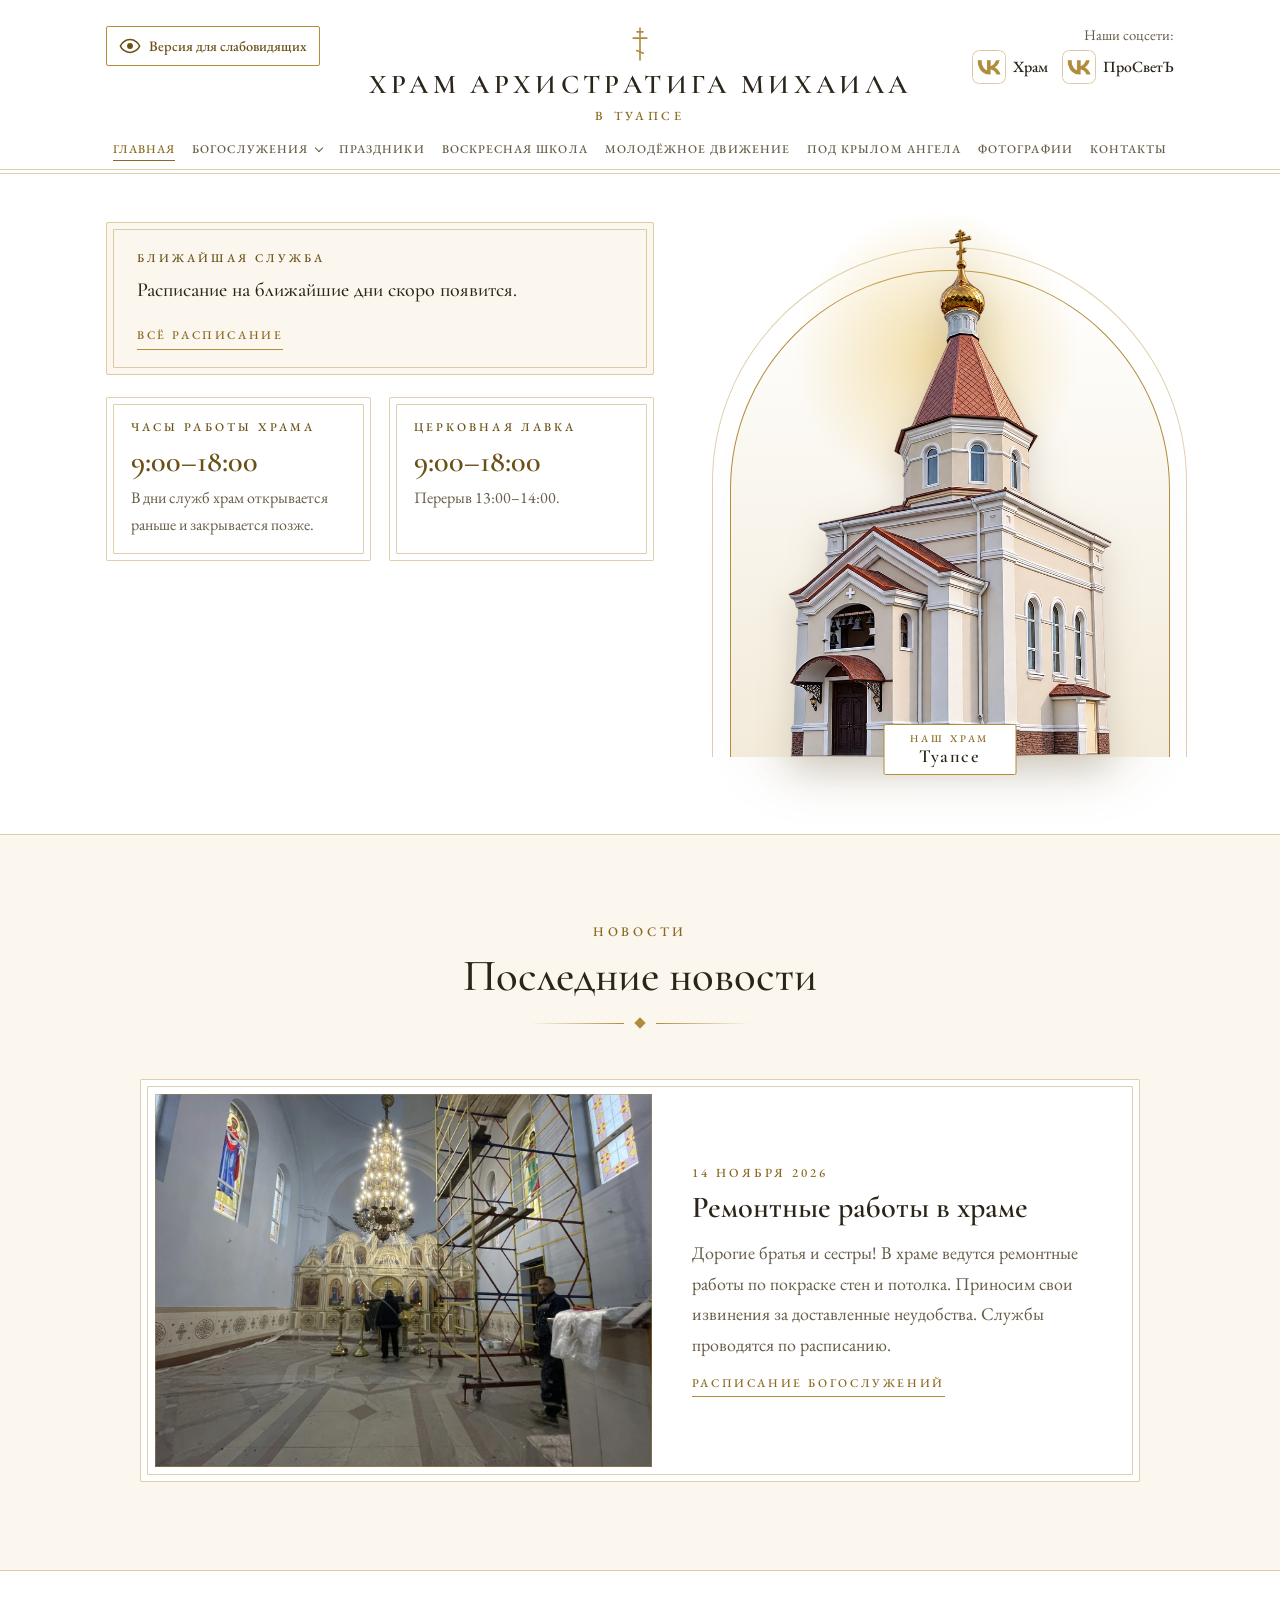
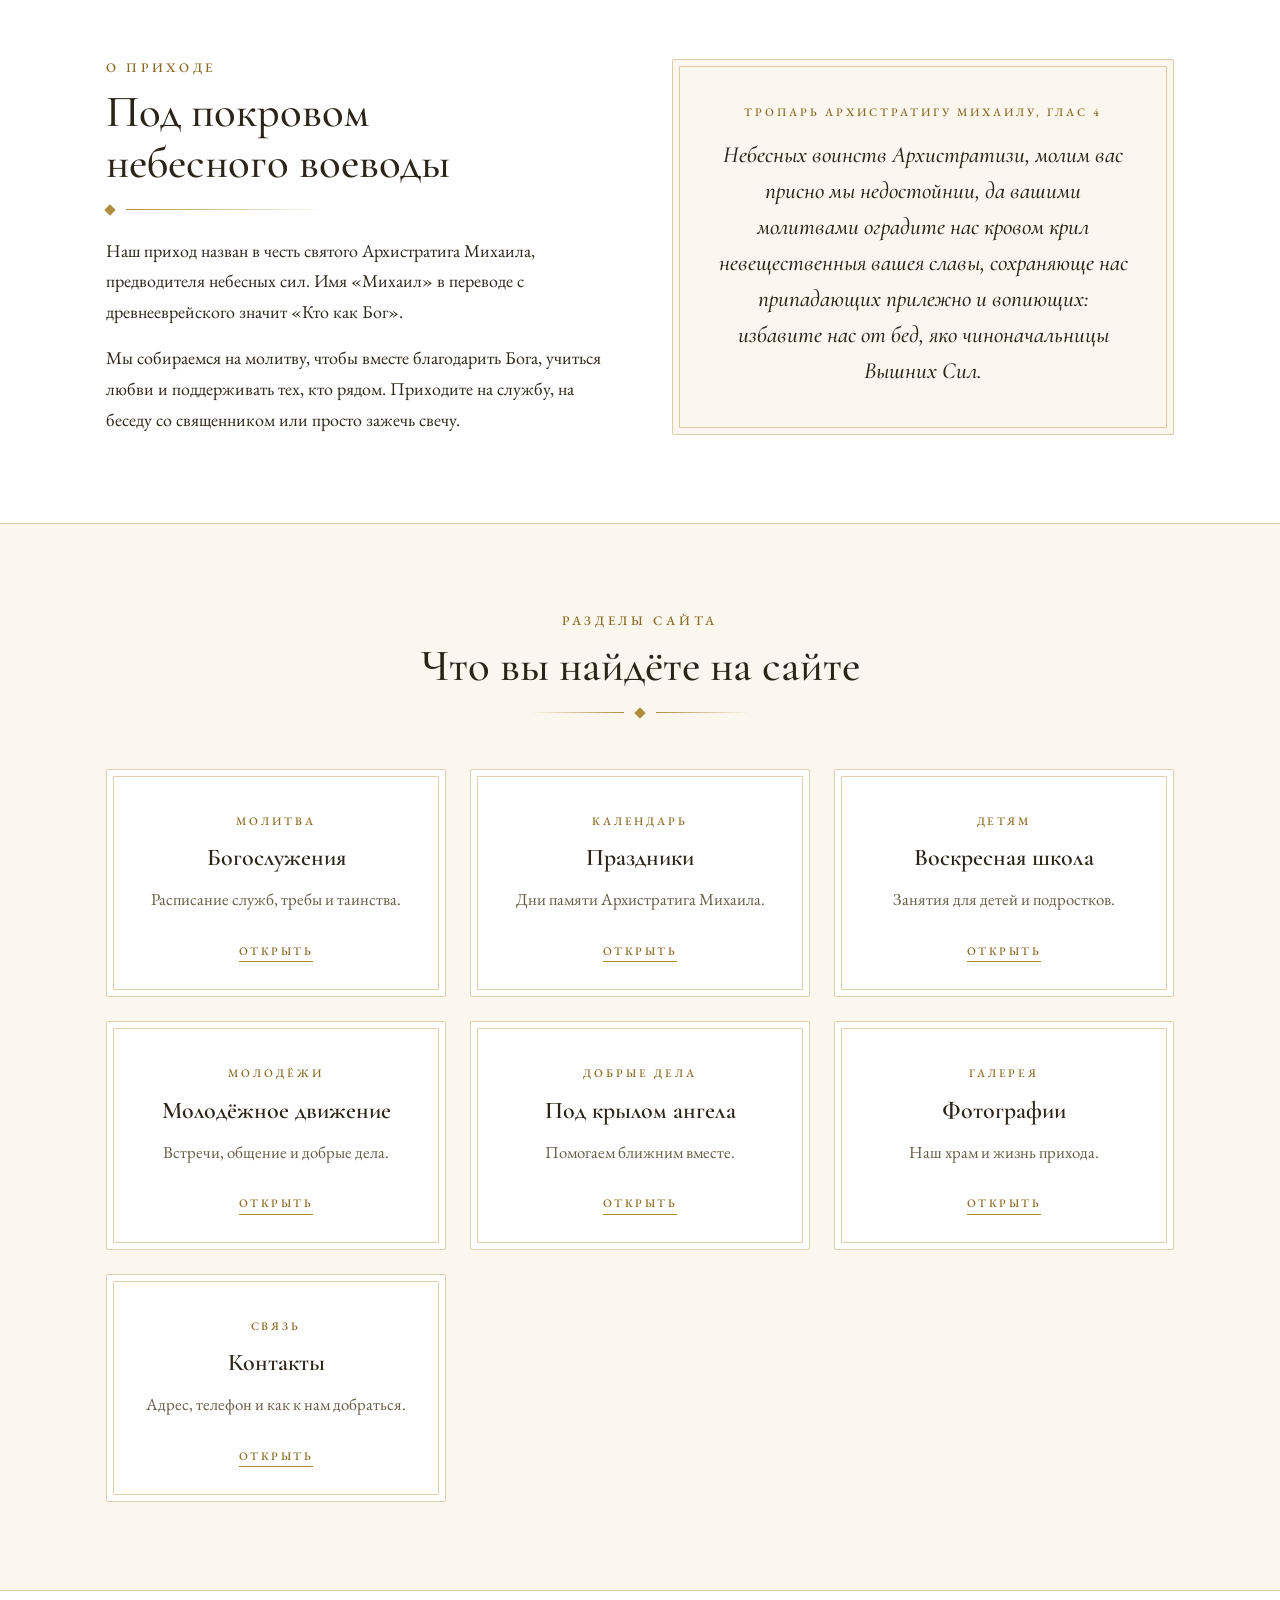
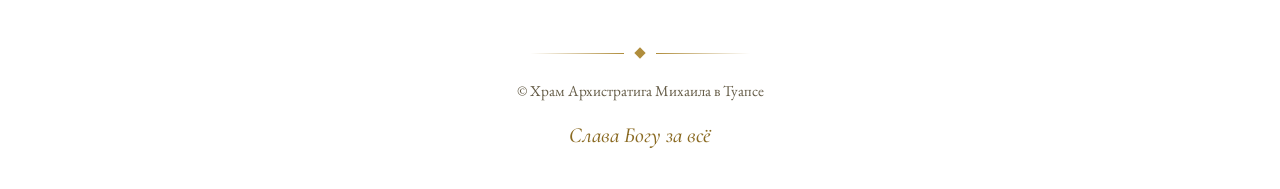
<file: index.html>
<!doctype html>
<html lang="ru">
<head>
<meta charset="utf-8">
<meta name="viewport" content="width=device-width, initial-scale=1, viewport-fit=cover">
<title>Храм Архистратига Михаила в Туапсе</title>
<meta name="description" content="Православный храм Архистратига Михаила в Туапсе: богослужения, праздники, воскресная школа, контакты.">
<meta name="theme-color" content="#FFFFFF">
<meta name="color-scheme" content="light only">
<link rel="icon" href="data:image/svg+xml,%3Csvg xmlns='http://www.w3.org/2000/svg' viewBox='0 0 120 220'%3E%3Cg fill='none' stroke='%23B08D3C' stroke-width='12' stroke-linecap='round'%3E%3Cpath d='M60 12V208'/%3E%3Cpath d='M42 36H78'/%3E%3Cpath d='M18 74H102'/%3E%3Cpath d='M40 150L80 166'/%3E%3C/g%3E%3C/svg%3E">
<link rel="preconnect" href="https://fonts.googleapis.com">
<link rel="preconnect" href="https://fonts.gstatic.com" crossorigin>
<link rel="stylesheet" href="https://fonts.googleapis.com/css2?family=Cormorant+Garamond:ital,wght@0,500;0,600;1,500&family=EB+Garamond:ital,wght@0,400;0,500;1,400&display=swap">
<link rel="stylesheet" href="css/style.css">
<script>document.documentElement.classList.add('js')</script>
</head>
<body>

<header class="wrap">
  <div class="top">
    <div class="topbar">
    <button class="lv-btn" type="button" aria-pressed="false" aria-label="Версия для слабовидящих"><svg viewBox="0 0 24 24" aria-hidden="true"><path d="M12 5C6.5 5 2.6 9 1.5 12c1.1 3 5 7 10.5 7s9.400-4 10.500-7C21.400 9 17.500 5 12 5z" fill="none" stroke="currentColor" stroke-width="1.700" stroke-linejoin="round"/><circle cx="12" cy="12" r="3.200" fill="currentColor"/></svg><span class="lv-btn-t">Версия для слабовидящих</span></button>
    <div class="social">
      <span class="social-lbl">Наши соцсети:</span>
      <div class="social-list">
        <a class="soc" href="https://vk.ru/hramtuapse" target="_blank" rel="noopener" aria-label="Страница храма ВКонтакте" title="Страница храма ВКонтакте"><img class="soc-ic" src="img/vk.png" width="34" height="34" alt="" aria-hidden="true"><span class="soc-t">Храм</span></a>
        <a class="soc" href="https://vk.ru/prav_molod_tuapse" target="_blank" rel="noopener" aria-label="Православная молодёжь «ПроСветЪ» ВКонтакте" title="Православная молодёжь «ПроСветЪ» ВКонтакте"><img class="soc-ic" src="img/vk.png" width="34" height="34" alt="" aria-hidden="true"><span class="soc-t">ПроСветЪ</span></a>
      </div>
    </div>
    </div>
    <a class="brand" href="index.html" aria-label="Храм Архистратига Михаила в Туапсе, на главную">
      <svg viewBox="0 0 120 220" aria-hidden="true"><g fill="none" stroke="#B08D3C" stroke-width="10" stroke-linecap="round"><path d="M60 12V208"/><path d="M42 36H78"/><path d="M18 74H102"/><path d="M40 150L80 166"/></g></svg>
      <b>Храм Архистратига Михаила</b>
      <small>в Туапсе</small>
    </a>
    <button class="nav-toggle" type="button" aria-expanded="false" aria-controls="site-nav">
      <span class="bars" aria-hidden="true"></span><span class="lbl">Меню</span>
    </button>
    <nav class="nav" id="site-nav" aria-label="Разделы сайта">
      <a href="index.html" aria-current="page">Главная</a>
      <div class="has-sub"><a href="services.html" aria-haspopup="true">Богослужения</a><ul class="sub"><li><a href="services.html">Расписание</a></li><li><a href="treby.html">Требы и таинства</a></li></ul></div>
      <a href="feasts.html">Праздники</a>
      <a href="school.html">Воскресная школа</a>
      <a href="youth.html">Молодёжное движение</a>
      <a href="angel.html">Под крылом ангела</a>
      <a href="photos.html">Фотографии</a>
      <a href="contacts.html">Контакты</a>
    </nav>
  </div>
</header>

<main>
  <section class="wrap hero">
    <div class="info">
      <h1 class="sr-only">Храм Архистратига Михаила в Туапсе</h1>
      <section class="frame next-svc" id="next-service" aria-live="polite">
        <span class="lbl">Ближайшая служба</span>
        <div class="next-body"><span class="next-name">Расписание на ближайшие дни скоро появится.</span></div>
        <a class="more-link" href="services.html">Всё расписание</a>
      </section>
      <div class="hours-grid">
        <article class="frame hours">
          <span class="lbl">Часы работы храма</span>
          <b>9:00–18:00</b>
          <p>В дни служб храм открывается раньше и закрывается позже.</p>
        </article>
        <article class="frame hours">
          <span class="lbl">Церковная лавка</span>
          <b>9:00–18:00</b>
          <p>Перерыв 13:00–14:00.</p>
        </article>
      </div>
    </div>

    <div class="arch">
      <div class="arch-ring" aria-hidden="true"></div>
      <div class="arch-frame" aria-hidden="true"></div>
      <div class="arch-sun" aria-hidden="true"></div>
      <img class="arch-img" src="img/church.webp" width="622" height="1014" fetchpriority="high" decoding="async"
           alt="Храм снизу: золотой купол, колокольня и белый ирис на переднем плане">
      <div class="arch-cap"><small>Наш храм</small><b>Туапсе</b></div>
    </div>
  </section>

  <section class="sec band" id="news">
    <div class="wrap">
      <div class="sec-head">
        <p class="eyebrow">Новости</p>
        <h2>Последние новости</h2>
        <div class="orn" aria-hidden="true"><i></i></div>
      </div>
      <div class="news-list">
                <!-- НОВОСТИ. Чтобы добавить новость, скопируйте блок <article> целиком и вставьте выше или ниже.
             Самая свежая новость идёт первой. Фото кладите в папку img и укажите его имя в двух местах. -->
        <article class="frame news-item">
          <figure class="news-photo">
            <a class="photo-link" href="img/news-remont.webp">
              <img src="img/news-remont.webp" width="1400" height="1050" loading="lazy" decoding="async"
                   alt="Внутри храма во время ремонта: строительные леса у стены, люстра и иконостас">
            </a>
          </figure>
          <div class="news-body">
            <p class="news-date">14 ноября 2026</p>
            <h3>Ремонтные работы в храме</h3>
            <p>Дорогие братья и сестры! В храме ведутся ремонтные работы по покраске стен и потолка. Приносим свои извинения за доставленные неудобства. Службы проводятся по расписанию.</p>
            <a class="more-link" href="services.html">Расписание богослужений</a>
          </div>
        </article>
      </div>
    </div>
  </section>

  <section class="sec" id="about">
    <div class="wrap about">
      <div>
        <div class="sec-head">
          <p class="eyebrow">О приходе</p>
          <h2>Под покровом небесного воеводы</h2>
          <div class="orn left" aria-hidden="true"><i></i></div>
        </div>
        <p>Наш приход назван в честь святого Архистратига Михаила, предводителя небесных сил. Имя «Михаил» в переводе с древнееврейского значит «Кто как Бог».</p>
        <p>Мы собираемся на молитву, чтобы вместе благодарить Бога, учиться любви и поддерживать тех, кто рядом. Приходите на службу, на беседу со священником или просто зажечь свечу.</p>
      </div>
      <figure class="frame tropar">
        <p class="lbl">Тропарь Архистратигу Михаилу, глас 4</p>
        <blockquote>Небесных воинств Архистратизи, молим вас присно мы недостойнии, да вашими молитвами оградите нас кровом крил невещественныя вашея славы, сохраняюще нас припадающих прилежно и вопиющих: избавите нас от бед, яко чиноначальницы Вышних Сил.</blockquote>
      </figure>
    </div>
  </section>

  <section class="sec band">
    <div class="wrap">
      <div class="sec-head">
        <p class="eyebrow">Разделы сайта</p>
        <h2>Что вы найдёте на сайте</h2>
        <div class="orn" aria-hidden="true"><i></i></div>
      </div>
      <div class="grid grid-3">
        <a class="frame card tile" href="services.html">
          <span class="kicker">Молитва</span>
          <h3>Богослужения</h3>
          <p>Расписание служб, требы и таинства.</p>
          <span class="more">Открыть</span>
        </a>
        <a class="frame card tile" href="feasts.html">
          <span class="kicker">Календарь</span>
          <h3>Праздники</h3>
          <p>Дни памяти Архистратига Михаила.</p>
          <span class="more">Открыть</span>
        </a>
        <a class="frame card tile" href="school.html">
          <span class="kicker">Детям</span>
          <h3>Воскресная школа</h3>
          <p>Занятия для детей и подростков.</p>
          <span class="more">Открыть</span>
        </a>
        <a class="frame card tile" href="youth.html">
          <span class="kicker">Молодёжи</span>
          <h3>Молодёжное движение</h3>
          <p>Встречи, общение и добрые дела.</p>
          <span class="more">Открыть</span>
        </a>
        <a class="frame card tile" href="angel.html">
          <span class="kicker">Добрые дела</span>
          <h3>Под крылом ангела</h3>
          <p>Помогаем ближним вместе.</p>
          <span class="more">Открыть</span>
        </a>
        <a class="frame card tile" href="photos.html">
          <span class="kicker">Галерея</span>
          <h3>Фотографии</h3>
          <p>Наш храм и жизнь прихода.</p>
          <span class="more">Открыть</span>
        </a>
        <a class="frame card tile" href="contacts.html">
          <span class="kicker">Связь</span>
          <h3>Контакты</h3>
          <p>Адрес, телефон и как к нам добраться.</p>
          <span class="more">Открыть</span>
        </a>
      </div>
    </div>
  </section>
  <script type="application/json" id="sched-data">{"days":[{"iso":"2026-11-15","d":"15 ноября","w":"Воскресенье","red":true,"rows":[{"s":[["Исповедь","b"]],"t":"8:00","note":"n24"},{"s":[["Божественная Литургия","r"]],"note":"n24"},{"s":[["Акафист Архистратигу Михаилу с молебным пением Господу о воинах, идущих на брань",""]],"t":"16:00"},{"s":[["Воскресная школа для взрослых",""]],"t":"17:00"}]},{"iso":"2026-11-16","d":"16 ноября","w":"Понедельник","red":false,"rows":[{"s":[["Служба отменена в связи с ремонтными работами",""]]}]},{"iso":"2026-11-20","d":"20 ноября","w":"Пятница","red":false,"rows":[{"s":[["Водосвятный молебен с акафистным пением Божией Матери",""]],"t":"8:00"},{"s":[["Вечернее Богослужение",""],["Исповедь","b"]],"t":"17:00","note":"nB"}]},{"iso":"2026-11-21","d":"21 ноября","w":"Суббота","red":true,"rows":[{"s":[["Божественная Литургия","r"]],"t":"8:00","tr":1,"note":"nB"},{"s":[["Вечернее Богослужение",""],["Исповедь","b"]],"t":"17:00","note":"nC"}]},{"iso":"2026-11-22","d":"22 ноября","w":"Воскресенье","red":true,"rows":[{"s":[["Исповедь","b"]],"t":"8:00","note":"nC"},{"s":[["Божественная Литургия","r"]],"note":"nC"},{"s":[["Акафист Архистратигу Михаилу с молебным пением Господу о воинах, идущих на брань",""]],"t":"16:00"},{"s":[["Воскресная школа для взрослых",""]],"t":"17:00"}]},{"iso":"2026-11-23","d":"23 ноября","w":"Понедельник","red":false,"rows":[{"s":[["Молебен с акафистом о страждущих недугом винопития",""]],"t":"8:00"}]},{"iso":"2026-11-25","d":"25 ноября","w":"Среда","red":false,"rows":[{"s":[["Вечернее Богослужение",""],["Исповедь","b"]],"t":"17:00","note":"nD"}]},{"iso":"2026-11-26","d":"26 ноября","w":"Четверг","red":false,"rows":[{"s":[["Божественная Литургия",""]],"t":"8:00","note":"nD"}]},{"iso":"2026-11-27","d":"27 ноября","w":"Пятница","red":false,"rows":[{"s":[["Водосвятный молебен с акафистным пением Божией Матери",""]],"t":"8:00"},{"s":[["Вечернее Богослужение",""],["Исповедь","b"]],"t":"17:00","note":"nE"}]},{"iso":"2026-11-28","d":"28 ноября","w":"Суббота","red":false,"rows":[{"s":[["Божественная Литургия",""],["Панихида","b"]],"t":"8:00","note":"nE"},{"s":[["Вечернее Богослужение",""],["Исповедь","b"]],"t":"17:00","note":"nF"}]},{"iso":"2026-11-29","d":"29 ноября","w":"Воскресенье","red":true,"rows":[{"s":[["Исповедь","b"]],"t":"8:00","note":"nF"},{"s":[["Божественная Литургия","r"]],"note":"nF"},{"s":[["Акафист Архистратигу Михаилу с молебным пением Господу о воинах, идущих на брань",""]],"t":"16:00"},{"s":[["Воскресная школа для взрослых",""]],"t":"17:00"}]},{"iso":"2026-11-30","d":"30 ноября","w":"Понедельник","red":false,"rows":[{"s":[["Молебен с акафистом о страждущих недугом винопития",""]],"t":"8:00"}]}],"notes":{"n24":{"text":"Неделя 24-я по Пятидесятнице. Глас 7-й. Мчч. Акинди́на, Пига́сия, Аффо́ния, Елпидифо́ра и Анемподи́ста","red":true},"nB":{"text":"Собор Архистрати́га Миха́ила и прочих Небесных Сил бесплотных. Архангелов Гаври́ила, Рафа́ила, Ури́ила, Селафи́ила, Иегуди́ила, Варахи́ила и Иереми́ила","red":true},"nC":{"text":"Неделя 25-я по Пятидесятнице. Глас 8-й. Иконы Божией Матери, именуемой «Скоропослу́шница»","red":true},"nD":{"text":"Свт. Иоанна Златоуста, архиепископа Константинопольского","red":false},"nE":{"text":"Мучеников и исповедников Гу́рия, Само́на и Ави́ва. Начало Рождественского поста","red":false},"nF":{"text":"Неделя 26-я по Пятидесятнице. Глас 1-й. Апостола и евангелиста Матфе́я","red":true}}}</script>
</main>

<footer class="wrap">
  <div class="orn" aria-hidden="true"><i></i></div>
  <span>© Храм Архистратига Михаила в Туапсе</span>
  <em>Слава Богу за всё</em>
</footer>

<script src="js/script.js" defer></script>
</body>
</html>
</file>
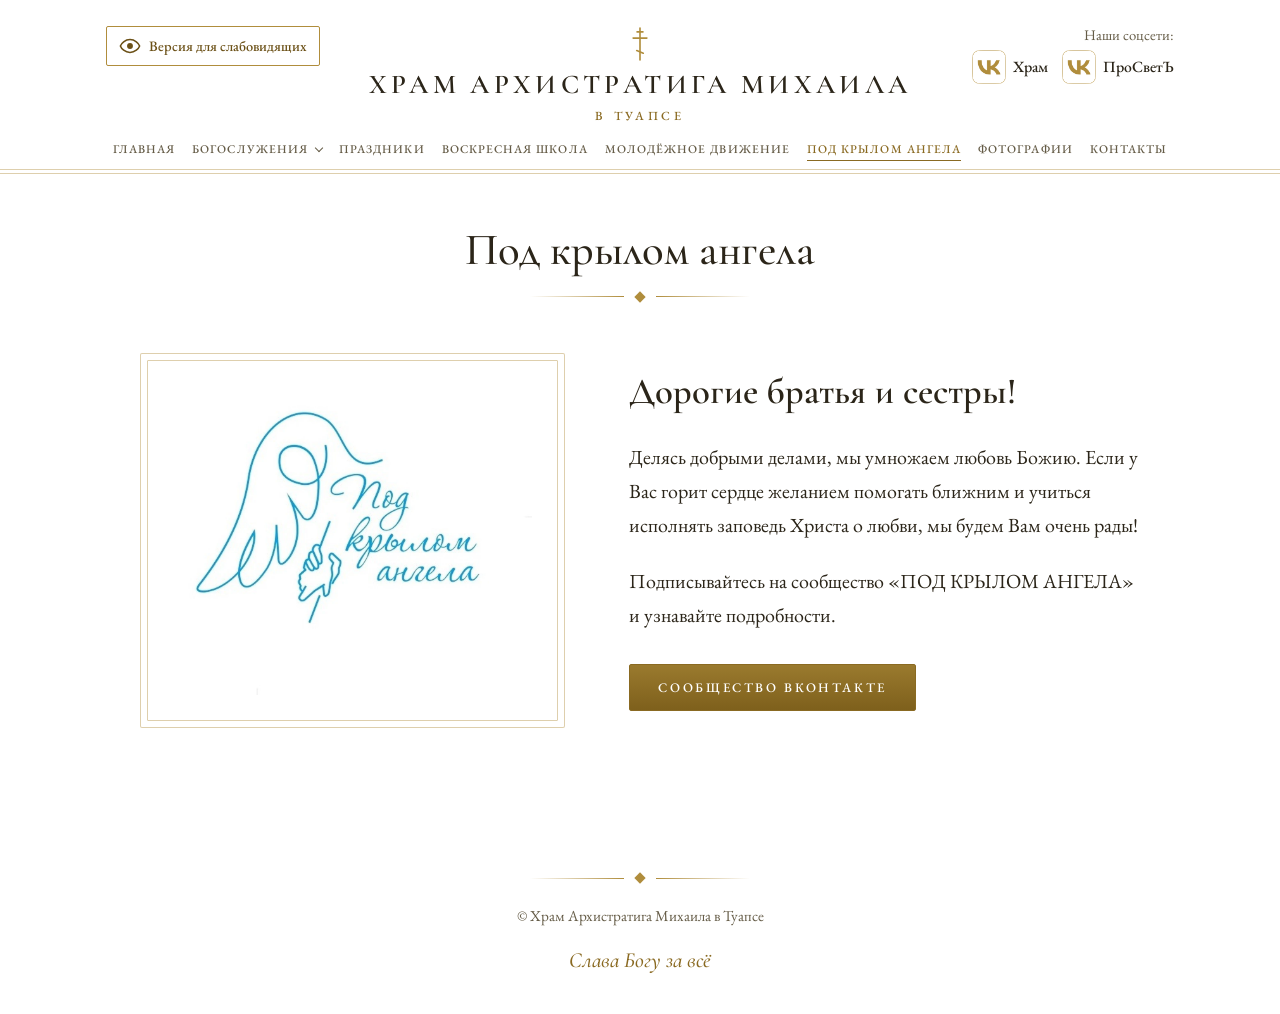
<file: angel.html>
<!doctype html>
<html lang="ru">
<head>
<meta charset="utf-8">
<meta name="viewport" content="width=device-width, initial-scale=1, viewport-fit=cover">
<title>Под крылом ангела · Храм Архистратига Михаила</title>
<meta name="description" content="Сообщество «Под крылом ангела» при храме Архистратига Михаила, Туапсе: добрые дела и помощь ближним.">
<meta name="theme-color" content="#FFFFFF">
<meta name="color-scheme" content="light only">
<link rel="icon" href="data:image/svg+xml,%3Csvg xmlns='http://www.w3.org/2000/svg' viewBox='0 0 120 220'%3E%3Cg fill='none' stroke='%23B08D3C' stroke-width='12' stroke-linecap='round'%3E%3Cpath d='M60 12V208'/%3E%3Cpath d='M42 36H78'/%3E%3Cpath d='M18 74H102'/%3E%3Cpath d='M40 150L80 166'/%3E%3C/g%3E%3C/svg%3E">
<link rel="preconnect" href="https://fonts.googleapis.com">
<link rel="preconnect" href="https://fonts.gstatic.com" crossorigin>
<link rel="stylesheet" href="https://fonts.googleapis.com/css2?family=Cormorant+Garamond:ital,wght@0,500;0,600;1,500&family=EB+Garamond:ital,wght@0,400;0,500;1,400&display=swap">
<link rel="stylesheet" href="css/style.css">
<script>document.documentElement.classList.add('js')</script>
</head>
<body>

<header class="wrap">
  <div class="top">
    <div class="topbar">
    <button class="lv-btn" type="button" aria-pressed="false" aria-label="Версия для слабовидящих"><svg viewBox="0 0 24 24" aria-hidden="true"><path d="M12 5C6.5 5 2.6 9 1.5 12c1.1 3 5 7 10.5 7s9.400-4 10.500-7C21.400 9 17.500 5 12 5z" fill="none" stroke="currentColor" stroke-width="1.700" stroke-linejoin="round"/><circle cx="12" cy="12" r="3.200" fill="currentColor"/></svg><span class="lv-btn-t">Версия для слабовидящих</span></button>
    <div class="social">
      <span class="social-lbl">Наши соцсети:</span>
      <div class="social-list">
        <a class="soc" href="https://vk.ru/hramtuapse" target="_blank" rel="noopener" aria-label="Страница храма ВКонтакте" title="Страница храма ВКонтакте"><img class="soc-ic" src="img/vk.png" width="34" height="34" alt="" aria-hidden="true"><span class="soc-t">Храм</span></a>
        <a class="soc" href="https://vk.ru/prav_molod_tuapse" target="_blank" rel="noopener" aria-label="Православная молодёжь «ПроСветЪ» ВКонтакте" title="Православная молодёжь «ПроСветЪ» ВКонтакте"><img class="soc-ic" src="img/vk.png" width="34" height="34" alt="" aria-hidden="true"><span class="soc-t">ПроСветЪ</span></a>
      </div>
    </div>
    </div>
    <a class="brand" href="index.html" aria-label="Храм Архистратига Михаила в Туапсе, на главную">
      <svg viewBox="0 0 120 220" aria-hidden="true"><g fill="none" stroke="#B08D3C" stroke-width="10" stroke-linecap="round"><path d="M60 12V208"/><path d="M42 36H78"/><path d="M18 74H102"/><path d="M40 150L80 166"/></g></svg>
      <b>Храм Архистратига Михаила</b>
      <small>в Туапсе</small>
    </a>
    <button class="nav-toggle" type="button" aria-expanded="false" aria-controls="site-nav">
      <span class="bars" aria-hidden="true"></span><span class="lbl">Меню</span>
    </button>
    <nav class="nav" id="site-nav" aria-label="Разделы сайта">
      <a href="index.html">Главная</a>
      <div class="has-sub"><a href="services.html" aria-haspopup="true">Богослужения</a><ul class="sub"><li><a href="services.html">Расписание</a></li><li><a href="treby.html">Требы и таинства</a></li></ul></div>
      <a href="feasts.html">Праздники</a>
      <a href="school.html">Воскресная школа</a>
      <a href="youth.html">Молодёжное движение</a>
      <a href="angel.html" aria-current="page">Под крылом ангела</a>
      <a href="photos.html">Фотографии</a>
      <a href="contacts.html">Контакты</a>
    </nav>
  </div>
</header>

<main>
  <section class="sec">
    <div class="wrap">
      <div class="sec-head">
        <h1 class="page-title">Под крылом ангела</h1>
        <div class="orn" aria-hidden="true"><i></i></div>
      </div>
      <div class="angel">
        <figure class="frame angel-logo">
          <img src="img/angel-logo.webp" width="1134" height="976" decoding="async" alt="Логотип сообщества «Под крылом ангела»: крыло ангела и рука, держащая руку">
        </figure>
        <div class="angel-text">
          <p class="angel-hi">Дорогие братья и сестры!</p>
          <p>Делясь добрыми делами, мы умножаем любовь Божию. Если у Вас горит сердце желанием помогать ближним и учиться исполнять заповедь Христа о любви, мы будем Вам очень рады!</p>
          <p>Подписывайтесь на сообщество «ПОД КРЫЛОМ АНГЕЛА» и узнавайте подробности.</p>
          <p class="angel-btn"><a class="btn btn-fill" href="https://vk.com/club223347554" target="_blank" rel="noopener">Сообщество ВКонтакте</a></p>
        </div>
      </div>
    </div>
  </section>
</main>

<footer class="wrap">
  <div class="orn" aria-hidden="true"><i></i></div>
  <span>© Храм Архистратига Михаила в Туапсе</span>
  <em>Слава Богу за всё</em>
</footer>

<script src="js/script.js" defer></script>
</body>
</html>
</file>
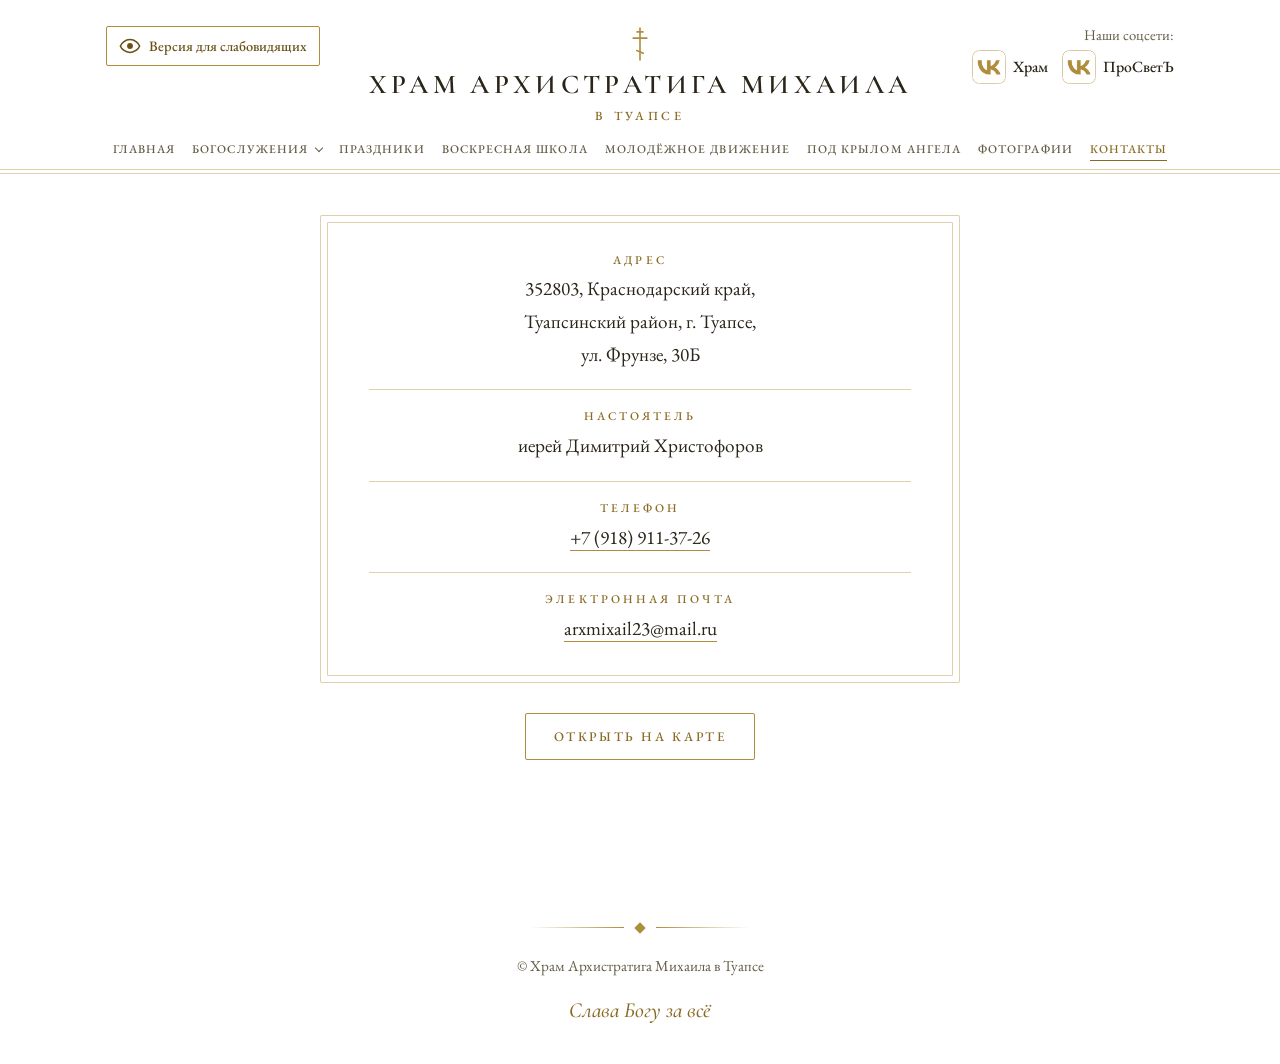
<file: contacts.html>
<!doctype html>
<html lang="ru">
<head>
<meta charset="utf-8">
<meta name="viewport" content="width=device-width, initial-scale=1, viewport-fit=cover">
<title>Контакты · Храм Архистратига Михаила</title>
<meta name="description" content="Адрес, телефон и почта храма Архистратига Михаила, ул. Фрунзе, 30Б, Туапсе.">
<meta name="theme-color" content="#FFFFFF">
<meta name="color-scheme" content="light only">
<link rel="icon" href="data:image/svg+xml,%3Csvg xmlns='http://www.w3.org/2000/svg' viewBox='0 0 120 220'%3E%3Cg fill='none' stroke='%23B08D3C' stroke-width='12' stroke-linecap='round'%3E%3Cpath d='M60 12V208'/%3E%3Cpath d='M42 36H78'/%3E%3Cpath d='M18 74H102'/%3E%3Cpath d='M40 150L80 166'/%3E%3C/g%3E%3C/svg%3E">
<link rel="preconnect" href="https://fonts.googleapis.com">
<link rel="preconnect" href="https://fonts.gstatic.com" crossorigin>
<link rel="stylesheet" href="https://fonts.googleapis.com/css2?family=Cormorant+Garamond:ital,wght@0,500;0,600;1,500&family=EB+Garamond:ital,wght@0,400;0,500;1,400&display=swap">
<link rel="stylesheet" href="css/style.css">
<script>document.documentElement.classList.add('js')</script>
</head>
<body>

<header class="wrap">
  <div class="top">
    <div class="topbar">
    <button class="lv-btn" type="button" aria-pressed="false" aria-label="Версия для слабовидящих"><svg viewBox="0 0 24 24" aria-hidden="true"><path d="M12 5C6.5 5 2.6 9 1.5 12c1.1 3 5 7 10.5 7s9.400-4 10.500-7C21.400 9 17.500 5 12 5z" fill="none" stroke="currentColor" stroke-width="1.700" stroke-linejoin="round"/><circle cx="12" cy="12" r="3.200" fill="currentColor"/></svg><span class="lv-btn-t">Версия для слабовидящих</span></button>
    <div class="social">
      <span class="social-lbl">Наши соцсети:</span>
      <div class="social-list">
        <a class="soc" href="https://vk.ru/hramtuapse" target="_blank" rel="noopener" aria-label="Страница храма ВКонтакте" title="Страница храма ВКонтакте"><img class="soc-ic" src="img/vk.png" width="34" height="34" alt="" aria-hidden="true"><span class="soc-t">Храм</span></a>
        <a class="soc" href="https://vk.ru/prav_molod_tuapse" target="_blank" rel="noopener" aria-label="Православная молодёжь «ПроСветЪ» ВКонтакте" title="Православная молодёжь «ПроСветЪ» ВКонтакте"><img class="soc-ic" src="img/vk.png" width="34" height="34" alt="" aria-hidden="true"><span class="soc-t">ПроСветЪ</span></a>
      </div>
    </div>
    </div>
    <a class="brand" href="index.html" aria-label="Храм Архистратига Михаила в Туапсе, на главную">
      <svg viewBox="0 0 120 220" aria-hidden="true"><g fill="none" stroke="#B08D3C" stroke-width="10" stroke-linecap="round"><path d="M60 12V208"/><path d="M42 36H78"/><path d="M18 74H102"/><path d="M40 150L80 166"/></g></svg>
      <b>Храм Архистратига Михаила</b>
      <small>в Туапсе</small>
    </a>
    <button class="nav-toggle" type="button" aria-expanded="false" aria-controls="site-nav">
      <span class="bars" aria-hidden="true"></span><span class="lbl">Меню</span>
    </button>
    <nav class="nav" id="site-nav" aria-label="Разделы сайта">
      <a href="index.html">Главная</a>
      <div class="has-sub"><a href="services.html" aria-haspopup="true">Богослужения</a><ul class="sub"><li><a href="services.html">Расписание</a></li><li><a href="treby.html">Требы и таинства</a></li></ul></div>
      <a href="feasts.html">Праздники</a>
      <a href="school.html">Воскресная школа</a>
      <a href="youth.html">Молодёжное движение</a>
      <a href="angel.html">Под крылом ангела</a>
      <a href="photos.html">Фотографии</a>
      <a href="contacts.html" aria-current="page">Контакты</a>
    </nav>
  </div>
</header>

<main>
  <section class="sec">
    <div class="wrap">
      <h1 class="vh">Контакты</h1>
      <div class="frame contact-card">
        <dl class="contacts">
          <div><dt>Адрес</dt><dd>352803, Краснодарский край,<br>Туапсинский район, г. Туапсе,<br>ул. Фрунзе, 30Б</dd></div>
          <div><dt>Настоятель</dt><dd>иерей Димитрий Христофоров</dd></div>
          <div><dt>Телефон</dt><dd><a href="tel:+79189113726">+7 (918) 911-37-26</a></dd></div>
          <div><dt>Электронная почта</dt><dd><a href="mailto:arxmixail23@mail.ru">arxmixail23@mail.ru</a></dd></div>
        </dl>
      </div>
      <p class="map-row"><a class="btn btn-line" href="https://yandex.ru/maps/?text=%D0%A2%D1%83%D0%B0%D0%BF%D1%81%D0%B5%2C%20%D1%83%D0%BB%D0%B8%D1%86%D0%B0%20%D0%A4%D1%80%D1%83%D0%BD%D0%B7%D0%B5%2C%2030%D0%91" target="_blank" rel="noopener">Открыть на карте</a></p>
    </div>
  </section>
</main>

<footer class="wrap">
  <div class="orn" aria-hidden="true"><i></i></div>
  <span>© Храм Архистратига Михаила в Туапсе</span>
  <em>Слава Богу за всё</em>
</footer>

<script src="js/script.js" defer></script>
</body>
</html>
</file>
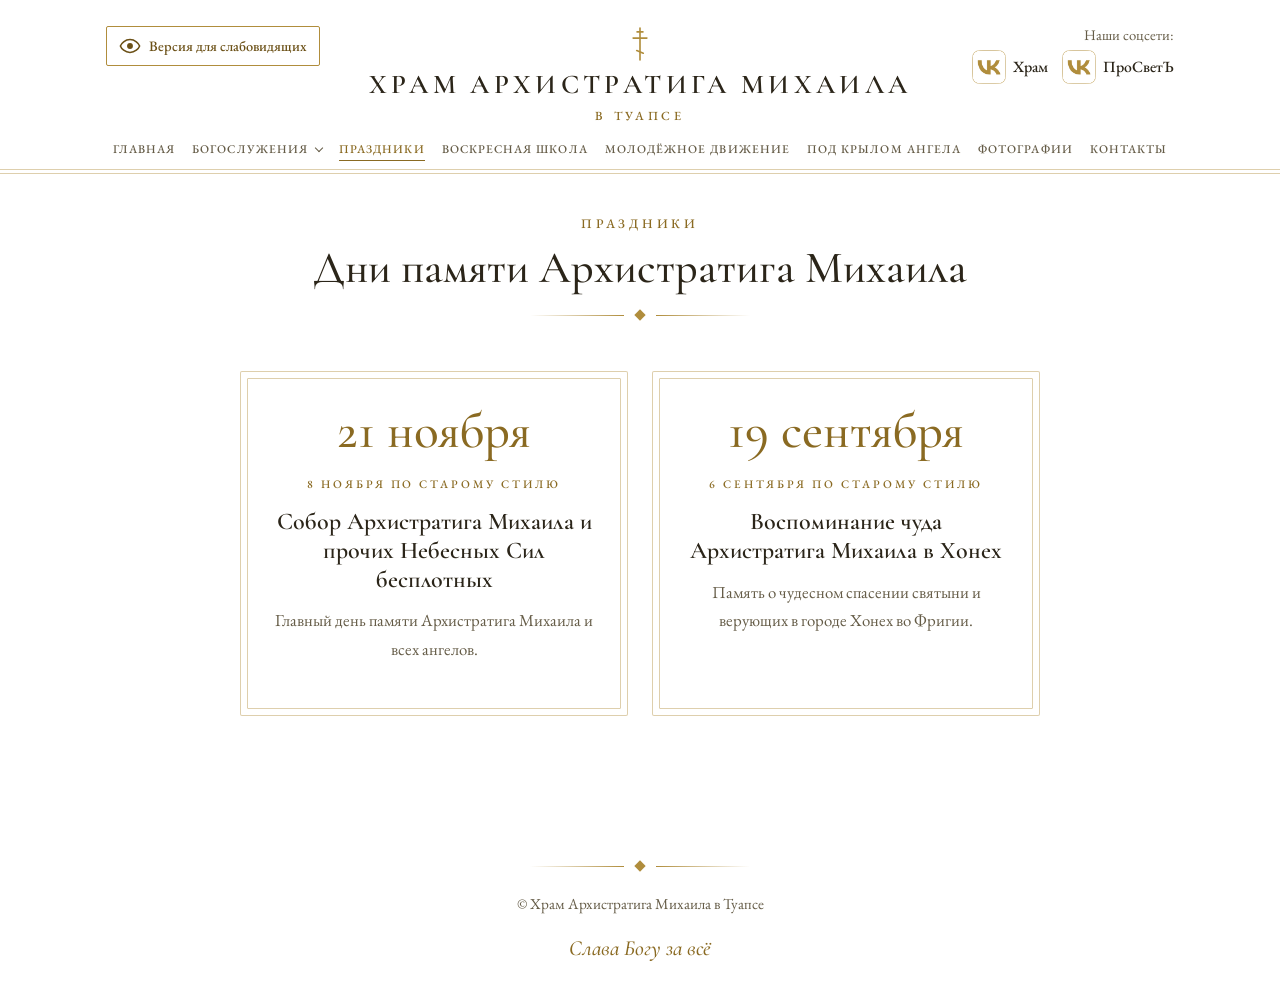
<file: feasts.html>
<!doctype html>
<html lang="ru">
<head>
<meta charset="utf-8">
<meta name="viewport" content="width=device-width, initial-scale=1, viewport-fit=cover">
<title>Праздники · Храм Архистратига Михаила</title>
<meta name="description" content="Дни памяти Архистратига Михаила: 21 ноября и 19 сентября.">
<meta name="theme-color" content="#FFFFFF">
<meta name="color-scheme" content="light only">
<link rel="icon" href="data:image/svg+xml,%3Csvg xmlns='http://www.w3.org/2000/svg' viewBox='0 0 120 220'%3E%3Cg fill='none' stroke='%23B08D3C' stroke-width='12' stroke-linecap='round'%3E%3Cpath d='M60 12V208'/%3E%3Cpath d='M42 36H78'/%3E%3Cpath d='M18 74H102'/%3E%3Cpath d='M40 150L80 166'/%3E%3C/g%3E%3C/svg%3E">
<link rel="preconnect" href="https://fonts.googleapis.com">
<link rel="preconnect" href="https://fonts.gstatic.com" crossorigin>
<link rel="stylesheet" href="https://fonts.googleapis.com/css2?family=Cormorant+Garamond:ital,wght@0,500;0,600;1,500&family=EB+Garamond:ital,wght@0,400;0,500;1,400&display=swap">
<link rel="stylesheet" href="css/style.css">
<script>document.documentElement.classList.add('js')</script>
</head>
<body>

<header class="wrap">
  <div class="top">
    <div class="topbar">
    <button class="lv-btn" type="button" aria-pressed="false" aria-label="Версия для слабовидящих"><svg viewBox="0 0 24 24" aria-hidden="true"><path d="M12 5C6.5 5 2.6 9 1.5 12c1.1 3 5 7 10.5 7s9.400-4 10.500-7C21.400 9 17.500 5 12 5z" fill="none" stroke="currentColor" stroke-width="1.700" stroke-linejoin="round"/><circle cx="12" cy="12" r="3.200" fill="currentColor"/></svg><span class="lv-btn-t">Версия для слабовидящих</span></button>
    <div class="social">
      <span class="social-lbl">Наши соцсети:</span>
      <div class="social-list">
        <a class="soc" href="https://vk.ru/hramtuapse" target="_blank" rel="noopener" aria-label="Страница храма ВКонтакте" title="Страница храма ВКонтакте"><img class="soc-ic" src="img/vk.png" width="34" height="34" alt="" aria-hidden="true"><span class="soc-t">Храм</span></a>
        <a class="soc" href="https://vk.ru/prav_molod_tuapse" target="_blank" rel="noopener" aria-label="Православная молодёжь «ПроСветЪ» ВКонтакте" title="Православная молодёжь «ПроСветЪ» ВКонтакте"><img class="soc-ic" src="img/vk.png" width="34" height="34" alt="" aria-hidden="true"><span class="soc-t">ПроСветЪ</span></a>
      </div>
    </div>
    </div>
    <a class="brand" href="index.html" aria-label="Храм Архистратига Михаила в Туапсе, на главную">
      <svg viewBox="0 0 120 220" aria-hidden="true"><g fill="none" stroke="#B08D3C" stroke-width="10" stroke-linecap="round"><path d="M60 12V208"/><path d="M42 36H78"/><path d="M18 74H102"/><path d="M40 150L80 166"/></g></svg>
      <b>Храм Архистратига Михаила</b>
      <small>в Туапсе</small>
    </a>
    <button class="nav-toggle" type="button" aria-expanded="false" aria-controls="site-nav">
      <span class="bars" aria-hidden="true"></span><span class="lbl">Меню</span>
    </button>
    <nav class="nav" id="site-nav" aria-label="Разделы сайта">
      <a href="index.html">Главная</a>
      <div class="has-sub"><a href="services.html" aria-haspopup="true">Богослужения</a><ul class="sub"><li><a href="services.html">Расписание</a></li><li><a href="treby.html">Требы и таинства</a></li></ul></div>
      <a href="feasts.html" aria-current="page">Праздники</a>
      <a href="school.html">Воскресная школа</a>
      <a href="youth.html">Молодёжное движение</a>
      <a href="angel.html">Под крылом ангела</a>
      <a href="photos.html">Фотографии</a>
      <a href="contacts.html">Контакты</a>
    </nav>
  </div>
</header>

<main>
  <section class="sec">
    <div class="wrap">
      <div class="sec-head">
        <p class="eyebrow">Праздники</p>
        <h1 class="page-title">Дни памяти Архистратига Михаила</h1>
        <div class="orn" aria-hidden="true"><i></i></div>
      </div>
      <div class="grid" style="max-width: 800px; margin-inline: auto">
        <article class="frame card">
          <p class="big-date">21 ноября</p>
          <span class="kicker">8 ноября по старому стилю</span>
          <h3>Собор Архистратига Михаила и прочих Небесных Сил бесплотных</h3>
          <p>Главный день памяти Архистратига Михаила и всех ангелов.</p>
        </article>
        <article class="frame card">
          <p class="big-date">19 сентября</p>
          <span class="kicker">6 сентября по старому стилю</span>
          <h3>Воспоминание чуда Архистратига Михаила в Хонех</h3>
          <p>Память о чудесном спасении святыни и верующих в городе Хонех во Фригии.</p>
        </article>
      </div>
    </div>
  </section>
</main>

<footer class="wrap">
  <div class="orn" aria-hidden="true"><i></i></div>
  <span>© Храм Архистратига Михаила в Туапсе</span>
  <em>Слава Богу за всё</em>
</footer>

<script src="js/script.js" defer></script>
</body>
</html>
</file>
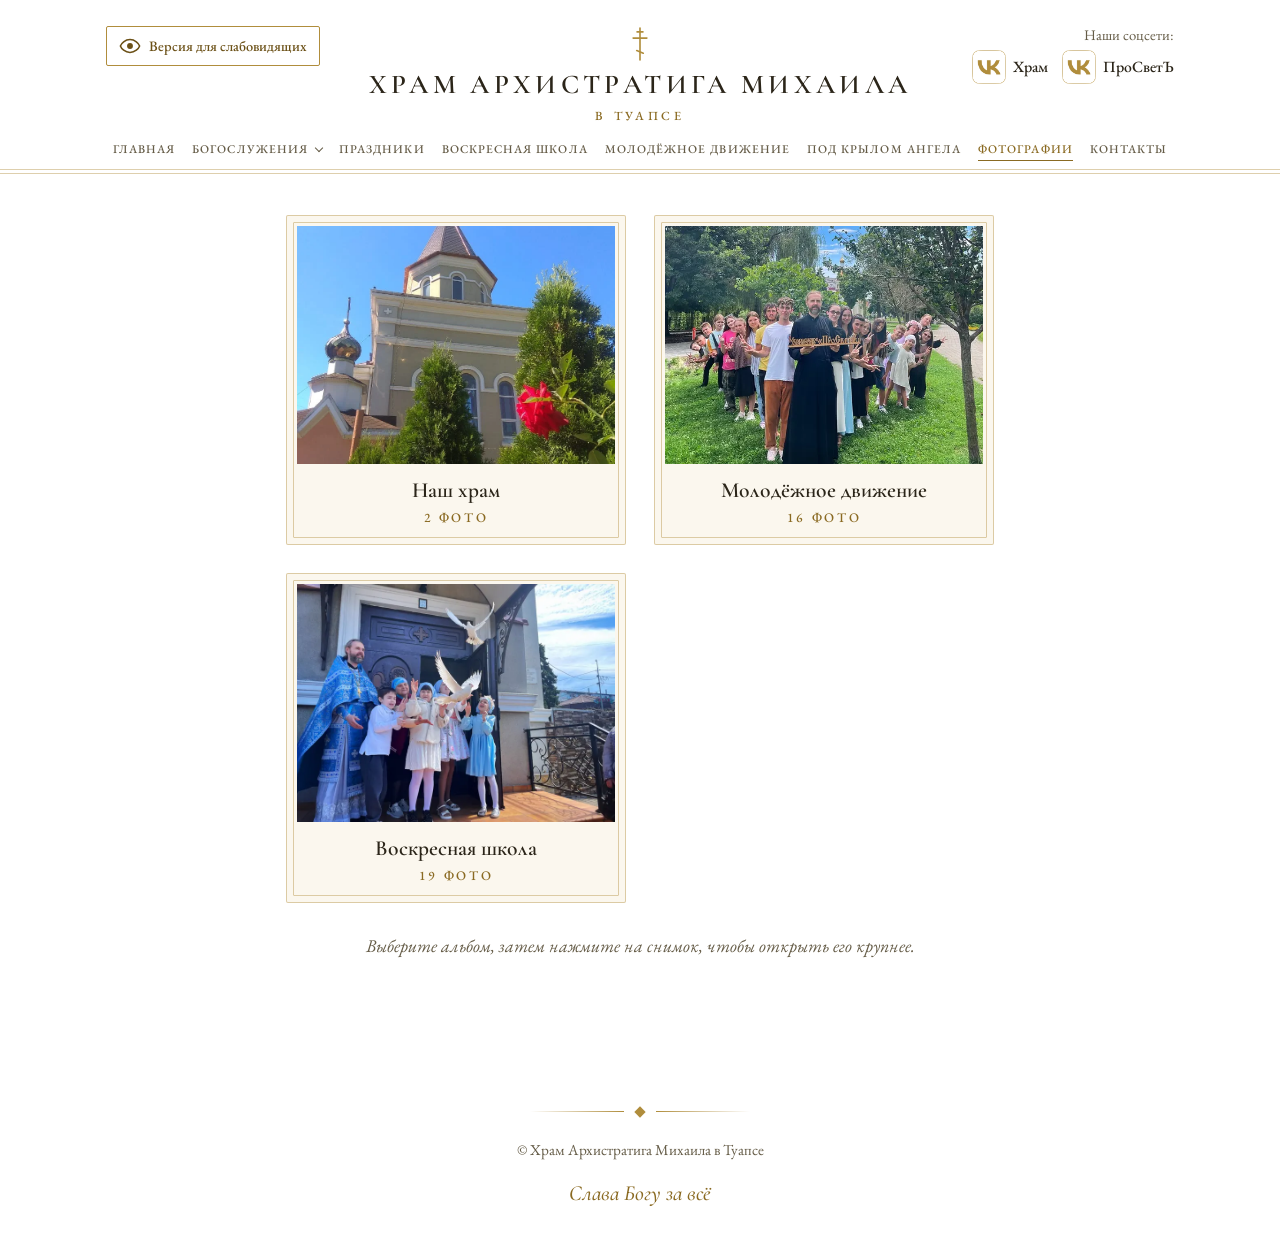
<file: photos.html>
<!doctype html>
<html lang="ru">
<head>
<meta charset="utf-8">
<meta name="viewport" content="width=device-width, initial-scale=1, viewport-fit=cover">
<title>Фотографии · Храм Архистратига Михаила</title>
<meta name="description" content="Фотографии храма Архистратига Михаила в Туапсе.">
<meta name="theme-color" content="#FFFFFF">
<meta name="color-scheme" content="light only">
<link rel="icon" href="data:image/svg+xml,%3Csvg xmlns='http://www.w3.org/2000/svg' viewBox='0 0 120 220'%3E%3Cg fill='none' stroke='%23B08D3C' stroke-width='12' stroke-linecap='round'%3E%3Cpath d='M60 12V208'/%3E%3Cpath d='M42 36H78'/%3E%3Cpath d='M18 74H102'/%3E%3Cpath d='M40 150L80 166'/%3E%3C/g%3E%3C/svg%3E">
<link rel="preconnect" href="https://fonts.googleapis.com">
<link rel="preconnect" href="https://fonts.gstatic.com" crossorigin>
<link rel="stylesheet" href="https://fonts.googleapis.com/css2?family=Cormorant+Garamond:ital,wght@0,500;0,600;1,500&family=EB+Garamond:ital,wght@0,400;0,500;1,400&display=swap">
<link rel="stylesheet" href="css/style.css">
<script>document.documentElement.classList.add('js')</script>
</head>
<body>

<header class="wrap">
  <div class="top">
    <div class="topbar">
    <button class="lv-btn" type="button" aria-pressed="false" aria-label="Версия для слабовидящих"><svg viewBox="0 0 24 24" aria-hidden="true"><path d="M12 5C6.5 5 2.6 9 1.5 12c1.1 3 5 7 10.5 7s9.400-4 10.500-7C21.400 9 17.500 5 12 5z" fill="none" stroke="currentColor" stroke-width="1.700" stroke-linejoin="round"/><circle cx="12" cy="12" r="3.200" fill="currentColor"/></svg><span class="lv-btn-t">Версия для слабовидящих</span></button>
    <div class="social">
      <span class="social-lbl">Наши соцсети:</span>
      <div class="social-list">
        <a class="soc" href="https://vk.ru/hramtuapse" target="_blank" rel="noopener" aria-label="Страница храма ВКонтакте" title="Страница храма ВКонтакте"><img class="soc-ic" src="img/vk.png" width="34" height="34" alt="" aria-hidden="true"><span class="soc-t">Храм</span></a>
        <a class="soc" href="https://vk.ru/prav_molod_tuapse" target="_blank" rel="noopener" aria-label="Православная молодёжь «ПроСветЪ» ВКонтакте" title="Православная молодёжь «ПроСветЪ» ВКонтакте"><img class="soc-ic" src="img/vk.png" width="34" height="34" alt="" aria-hidden="true"><span class="soc-t">ПроСветЪ</span></a>
      </div>
    </div>
    </div>
    <a class="brand" href="index.html" aria-label="Храм Архистратига Михаила в Туапсе, на главную">
      <svg viewBox="0 0 120 220" aria-hidden="true"><g fill="none" stroke="#B08D3C" stroke-width="10" stroke-linecap="round"><path d="M60 12V208"/><path d="M42 36H78"/><path d="M18 74H102"/><path d="M40 150L80 166"/></g></svg>
      <b>Храм Архистратига Михаила</b>
      <small>в Туапсе</small>
    </a>
    <button class="nav-toggle" type="button" aria-expanded="false" aria-controls="site-nav">
      <span class="bars" aria-hidden="true"></span><span class="lbl">Меню</span>
    </button>
    <nav class="nav" id="site-nav" aria-label="Разделы сайта">
      <a href="index.html">Главная</a>
      <div class="has-sub"><a href="services.html" aria-haspopup="true">Богослужения</a><ul class="sub"><li><a href="services.html">Расписание</a></li><li><a href="treby.html">Требы и таинства</a></li></ul></div>
      <a href="feasts.html">Праздники</a>
      <a href="school.html">Воскресная школа</a>
      <a href="youth.html">Молодёжное движение</a>
      <a href="angel.html">Под крылом ангела</a>
      <a href="photos.html" aria-current="page">Фотографии</a>
      <a href="contacts.html">Контакты</a>
    </nav>
  </div>
</header>

<main>
  <section class="sec">
    <div class="wrap">
      <h1 class="vh">Фотографии</h1>
      <div class="albums" role="list">
        <a class="frame album-card" role="listitem" href="#hram" data-album="hram">
          <img src="img/photo-1.webp" width="780" height="1040" loading="lazy" decoding="async" alt="" style="object-position:50% 40%">
          <span class="ac-t"><b>Наш храм</b><small>2 фото</small></span>
        </a>
        <a class="frame album-card" role="listitem" href="#molodezh" data-album="molodezh">
          <img src="img/yp-01-t.webp" width="540" height="720" loading="lazy" decoding="async" alt="" style="object-position:50% 86%">
          <span class="ac-t"><b>Молодёжное движение</b><small>16 фото</small></span>
        </a>
        <a class="frame album-card" role="listitem" href="#shkola" data-album="shkola">
          <img src="img/ys-01-t.webp" width="720" height="540" loading="lazy" decoding="async" alt="">
          <span class="ac-t"><b>Воскресная школа</b><small>19 фото</small></span>
        </a>
      </div>
      <section class="album" id="hram" data-title="Наш храм">
        <div class="album-bar"><a class="album-back" href="#">← Все альбомы</a><h2>Наш храм</h2></div>
        <div class="gallery">
          <figure class="frame photo">
            <a class="photo-link" href="img/photo-1.webp">
              <img src="img/photo-1.webp" width="780" height="1040" loading="lazy" decoding="async"
                   alt="Храм с золотым куполом и колокольней, перед ним туи и красные розы">
            </a>
            <figcaption>Храм среди туй и роз</figcaption>
          </figure>
          <figure class="frame photo">
            <a class="photo-link" href="img/photo-2.webp">
              <img src="img/photo-2.webp" width="1600" height="1059" loading="lazy" decoding="async"
                   alt="Храм снизу: золотой купол, колокольня с колоколами и белый ирис на переднем плане">
            </a>
            <figcaption>Колокольня и золотой купол</figcaption>
          </figure>
          <figure class="frame photo">
            <a class="photo-link" href="img/photo-3.webp">
              <img src="img/photo-3-t.webp" loading="lazy" decoding="async" alt="Храм Архистратига Михаила на фоне голубого неба и облаков">
            </a>
          </figure>
          <figure class="frame photo">
            <a class="photo-link" href="img/photo-4.webp">
              <img src="img/photo-4-t.webp" loading="lazy" decoding="async" alt="Храм сквозь ветви ивы, вид с набережной">
            </a>
          </figure>
          <figure class="frame photo">
            <a class="photo-link" href="img/photo-5.webp">
              <img src="img/photo-5-t.webp" loading="lazy" decoding="async" alt="Колокольня храма и малая часовня на фоне синего неба">
            </a>
          </figure>
        </div>
      </section>
      <section class="album" id="molodezh" data-title="Молодёжное движение">
        <div class="album-bar"><a class="album-back" href="#">← Все альбомы</a><h2>Молодёжное движение «ПроСветЪ»</h2></div>
        <div class="gallery-grid">
        <figure class="frame photo">
          <a class="photo-link" href="img/yp-01.webp">
            <img src="img/yp-01-t.webp" width="540" height="720" loading="lazy" decoding="async" alt="Молодёжь «ПроСветЪ» вместе со священником выстроилась цепочкой в парке" style="object-position:50% 86%">
          </a>
          
        </figure>
        <figure class="frame photo">
          <a class="photo-link" href="img/yp-02.webp">
            <img src="img/yp-02-t.webp" width="720" height="540" loading="lazy" decoding="async" alt="Девушки в венках у стены с надписью о доброте" style="object-position:50% 40%">
          </a>
          
        </figure>
        <figure class="frame photo">
          <a class="photo-link" href="img/yp-03.webp">
            <img src="img/yp-03-t.webp" width="720" height="540" loading="lazy" decoding="async" alt="Ребята с афишами у часовни" style="object-position:50% 50%">
          </a>
          
        </figure>
        <figure class="frame photo">
          <a class="photo-link" href="img/yp-04.webp">
            <img src="img/yp-04-t.webp" width="720" height="540" loading="lazy" decoding="async" alt="Общая трапеза после встречи" style="object-position:50% 50%">
          </a>
          
        </figure>
        <figure class="frame photo">
          <a class="photo-link" href="img/yp-05.webp">
            <img src="img/yp-05-t.webp" width="720" height="540" loading="lazy" decoding="async" alt="Девушки в венках и ребята на мощёной площадке" style="object-position:50% 50%">
          </a>
          
        </figure>
        <figure class="frame photo">
          <a class="photo-link" href="img/yp-06.webp">
            <img src="img/yp-06-t.webp" width="720" height="540" loading="lazy" decoding="async" alt="Ребята в футболках «ПроСветЪ» на открытом воздухе" style="object-position:50% 50%">
          </a>
          
        </figure>
        <figure class="frame photo">
          <a class="photo-link" href="img/yp-07.webp">
            <img src="img/yp-07-t.webp" width="720" height="540" loading="lazy" decoding="async" alt="Молодёжь со священником на набережной на фоне храма" style="object-position:50% 50%">
          </a>
          
        </figure>
        <figure class="frame photo">
          <a class="photo-link" href="img/yp-08.webp">
            <img src="img/yp-08-t.webp" width="720" height="540" loading="lazy" decoding="async" alt="Молодёжь на берегу моря" style="object-position:50% 60%">
          </a>
          
        </figure>
        <figure class="frame photo">
          <a class="photo-link" href="img/yp-09.webp">
            <img src="img/yp-09-t.webp" width="720" height="540" loading="lazy" decoding="async" alt="Групповое фото во дворе со священником" style="object-position:50% 50%">
          </a>
          
        </figure>
        <figure class="frame photo">
          <a class="photo-link" href="img/yp-10.webp">
            <img src="img/yp-10-t.webp" width="720" height="540" loading="lazy" decoding="async" alt="Ребята с воздушными шарами на площади" style="object-position:50% 60%">
          </a>
          
        </figure>
        <figure class="frame photo">
          <a class="photo-link" href="img/yp-11.webp">
            <img src="img/yp-11-t.webp" width="720" height="332" loading="lazy" decoding="async" alt="Ребята на прогулке на фоне зелёных холмов" style="object-position:50% 50%">
          </a>
          
        </figure>
        <figure class="frame photo">
          <a class="photo-link" href="img/yp-12.webp">
            <img src="img/yp-12-t.webp" width="720" height="540" loading="lazy" decoding="async" alt="Молодёжь с корзиной фруктов у входа в храм" style="object-position:50% 50%">
          </a>
          
        </figure>
        <figure class="frame photo">
          <a class="photo-link" href="img/yp-13.webp">
            <img src="img/yp-13-t.webp" width="720" height="540" loading="lazy" decoding="async" alt="Ребята с шарами у большой надписи «Туапсе»" style="object-position:50% 60%">
          </a>
          
        </figure>
        <figure class="frame photo">
          <a class="photo-link" href="img/yp-14.webp">
            <img src="img/yp-14-t.webp" width="720" height="540" loading="lazy" decoding="async" alt="Молодёжь в храме перед иконостасом" style="object-position:50% 55%">
          </a>
          
        </figure>
        <figure class="frame photo">
          <a class="photo-link" href="img/yp-15.webp">
            <img src="img/yp-15-t.webp" width="720" height="540" loading="lazy" decoding="async" alt="Ребята отдыхают на ступенях храма" style="object-position:50% 45%">
          </a>
          
        </figure>
        <figure class="frame photo">
          <a class="photo-link" href="img/yp-16.webp">
            <img src="img/yp-16-t.webp" width="540" height="720" loading="lazy" decoding="async" alt="Руки, сложенные сердечком, вид снизу" style="object-position:50% 50%">
          </a>
          
        </figure>
        </div>
        <p class="note">Подробнее о движении читайте в разделе <a href="youth.html">«Молодёжное движение»</a>.</p>
      </section>
      <section class="album" id="shkola" data-title="Воскресная школа">
        <div class="album-bar"><a class="album-back" href="#">← Все альбомы</a><h2>Воскресная школа «Небесный Щит»</h2></div>
        <div class="gallery-grid">
        <figure class="frame photo">
          <a class="photo-link" href="img/ys-01.webp">
            <img src="img/ys-01-t.webp" width="720" height="540" loading="lazy" decoding="async" alt="Священник и дети выпускают белых голубей у входа в храм">
          </a>
        </figure>
        <figure class="frame photo">
          <a class="photo-link" href="img/ys-02.webp">
            <img src="img/ys-02-t.webp" width="720" height="541" loading="lazy" decoding="async" alt="Рождественская постановка: дети в костюмах у ёлки в храме">
          </a>
        </figure>
        <figure class="frame photo">
          <a class="photo-link" href="img/ys-03.webp">
            <img src="img/ys-03-t.webp" width="720" height="540" loading="lazy" decoding="async" alt="Дети со светящимися звёздами на рождественском представлении">
          </a>
        </figure>
        <figure class="frame photo">
          <a class="photo-link" href="img/ys-04.webp">
            <img src="img/ys-04-t.webp" width="720" height="540" loading="lazy" decoding="async" alt="Дети и преподаватель с цветами у памятника героям">
          </a>
        </figure>
        <figure class="frame photo">
          <a class="photo-link" href="img/ys-05.webp">
            <img src="img/ys-05-t.webp" width="720" height="540" loading="lazy" decoding="async" alt="Групповое фото детей с ромашками из шаров у иконостаса">
          </a>
        </figure>
        <figure class="frame photo">
          <a class="photo-link" href="img/ys-06.webp">
            <img src="img/ys-06-t.webp" width="720" height="540" loading="lazy" decoding="async" alt="Дети у подсвечника в храме">
          </a>
        </figure>
        <figure class="frame photo">
          <a class="photo-link" href="img/ys-07.webp">
            <img src="img/ys-07-t.webp" width="720" height="540" loading="lazy" decoding="async" alt="Дети с поделками: рамками, украшенными ромашками">
          </a>
        </figure>
        <figure class="frame photo">
          <a class="photo-link" href="img/ys-08.webp">
            <img src="img/ys-08-t.webp" width="720" height="540" loading="lazy" decoding="async" alt="Групповое фото воскресной школы со священником в храме">
          </a>
        </figure>
        <figure class="frame photo">
          <a class="photo-link" href="img/ys-09.webp">
            <img src="img/ys-09-t.webp" width="720" height="540" loading="lazy" decoding="async" alt="Священник окропляет детей святой водой">
          </a>
        </figure>
        <figure class="frame photo">
          <a class="photo-link" href="img/ys-10.webp">
            <img src="img/ys-10-t.webp" width="720" height="540" loading="lazy" decoding="async" alt="Дети с ветвями лавра на фоне колокольни храма">
          </a>
        </figure>
        <figure class="frame photo">
          <a class="photo-link" href="img/ys-11.webp">
            <img src="img/ys-11-t.webp" width="720" height="540" loading="lazy" decoding="async" alt="Дети поют в храме среди праздничных цветов">
          </a>
        </figure>
        <figure class="frame photo">
          <a class="photo-link" href="img/ys-12.webp">
            <img src="img/ys-12-t.webp" width="720" height="540" loading="lazy" decoding="async" alt="Дети с подарками на фоне выставки рисунков «Рождество Христово»">
          </a>
        </figure>
        <figure class="frame photo">
          <a class="photo-link" href="img/ys-13.webp">
            <img src="img/ys-13-t.webp" width="720" height="540" loading="lazy" decoding="async" alt="Священник и дети в голубых платочках во дворе храма">
          </a>
        </figure>
        <figure class="frame photo">
          <a class="photo-link" href="img/ys-14.webp">
            <img src="img/ys-14-t.webp" width="720" height="540" loading="lazy" decoding="async" alt="Дети с книгами ко Дню православной книги">
          </a>
        </figure>
        <figure class="frame photo">
          <a class="photo-link" href="img/ys-15.webp">
            <img src="img/ys-15-t.webp" width="720" height="540" loading="lazy" decoding="async" alt="Дети с шарами и ромашками во дворе храма, вид сверху">
          </a>
        </figure>
        <figure class="frame photo">
          <a class="photo-link" href="img/ys-16.webp">
            <img src="img/ys-16-t.webp" width="720" height="540" loading="lazy" decoding="async" alt="Дети с грамотами и куличами на пасхальной выставке">
          </a>
        </figure>
        <figure class="frame photo">
          <a class="photo-link" href="img/ys-17.webp">
            <img src="img/ys-17-t.webp" width="720" height="540" loading="lazy" decoding="async" alt="Дети встречают владыку с букетом белых роз">
          </a>
        </figure>
        <figure class="frame photo">
          <a class="photo-link" href="img/ys-18.webp">
            <img src="img/ys-18-t.webp" width="720" height="540" loading="lazy" decoding="async" alt="Дети во дворе храма играют на свежем воздухе">
          </a>
        </figure>
        <figure class="frame photo">
          <a class="photo-link" href="img/ys-19.webp">
            <img src="img/ys-19-t.webp" width="720" height="540" loading="lazy" decoding="async" alt="Дети-колядующие со звездой и подарками на набережной">
          </a>
        </figure>
        </div>
        <p class="note">Подробнее о школе читайте в разделе <a href="school.html">«Воскресная школа»</a>.</p>
      </section>
      <p class="note albums-note">Выберите альбом, затем нажмите на снимок, чтобы открыть его крупнее.</p>
    </div>
  </section>
</main>

<footer class="wrap">
  <div class="orn" aria-hidden="true"><i></i></div>
  <span>© Храм Архистратига Михаила в Туапсе</span>
  <em>Слава Богу за всё</em>
</footer>

<script src="js/script.js" defer></script>
</body>
</html>
</file>
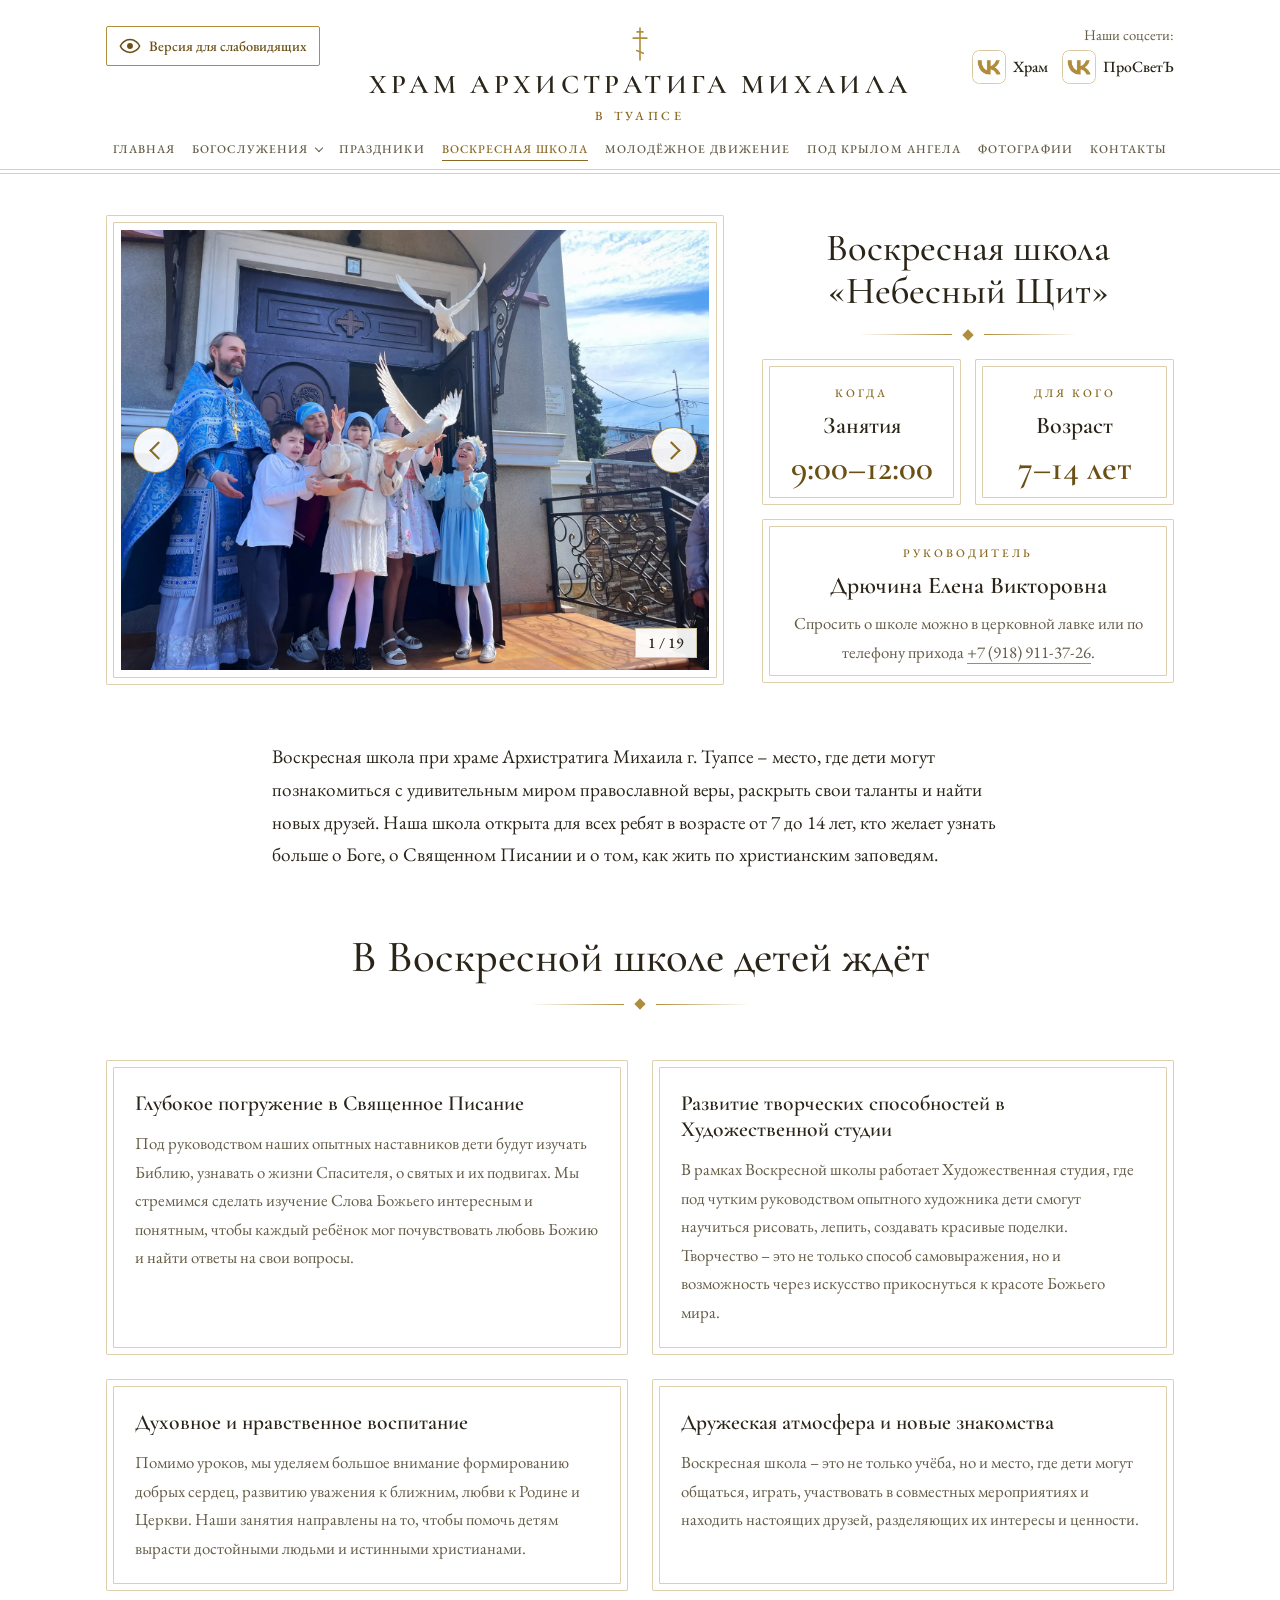
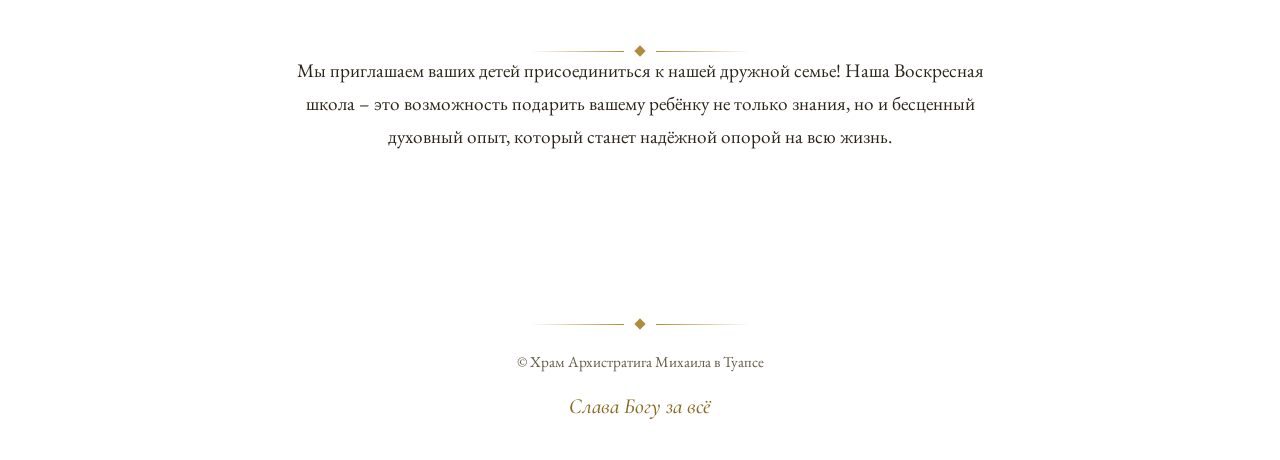
<file: school.html>
<!doctype html>
<html lang="ru">
<head>
<meta charset="utf-8">
<meta name="viewport" content="width=device-width, initial-scale=1, viewport-fit=cover">
<title>Воскресная школа · Храм Архистратига Михаила</title>
<meta name="description" content="Воскресная школа для детей и подростков при храме Архистратига Михаила, Туапсе.">
<meta name="theme-color" content="#FFFFFF">
<meta name="color-scheme" content="light only">
<link rel="icon" href="data:image/svg+xml,%3Csvg xmlns='http://www.w3.org/2000/svg' viewBox='0 0 120 220'%3E%3Cg fill='none' stroke='%23B08D3C' stroke-width='12' stroke-linecap='round'%3E%3Cpath d='M60 12V208'/%3E%3Cpath d='M42 36H78'/%3E%3Cpath d='M18 74H102'/%3E%3Cpath d='M40 150L80 166'/%3E%3C/g%3E%3C/svg%3E">
<link rel="preconnect" href="https://fonts.googleapis.com">
<link rel="preconnect" href="https://fonts.gstatic.com" crossorigin>
<link rel="stylesheet" href="https://fonts.googleapis.com/css2?family=Cormorant+Garamond:ital,wght@0,500;0,600;1,500&family=EB+Garamond:ital,wght@0,400;0,500;1,400&display=swap">
<link rel="stylesheet" href="css/style.css">
<script>document.documentElement.classList.add('js')</script>
</head>
<body>

<header class="wrap">
  <div class="top">
    <div class="topbar">
    <button class="lv-btn" type="button" aria-pressed="false" aria-label="Версия для слабовидящих"><svg viewBox="0 0 24 24" aria-hidden="true"><path d="M12 5C6.5 5 2.6 9 1.5 12c1.1 3 5 7 10.5 7s9.400-4 10.500-7C21.400 9 17.500 5 12 5z" fill="none" stroke="currentColor" stroke-width="1.700" stroke-linejoin="round"/><circle cx="12" cy="12" r="3.200" fill="currentColor"/></svg><span class="lv-btn-t">Версия для слабовидящих</span></button>
    <div class="social">
      <span class="social-lbl">Наши соцсети:</span>
      <div class="social-list">
        <a class="soc" href="https://vk.ru/hramtuapse" target="_blank" rel="noopener" aria-label="Страница храма ВКонтакте" title="Страница храма ВКонтакте"><img class="soc-ic" src="img/vk.png" width="34" height="34" alt="" aria-hidden="true"><span class="soc-t">Храм</span></a>
        <a class="soc" href="https://vk.ru/prav_molod_tuapse" target="_blank" rel="noopener" aria-label="Православная молодёжь «ПроСветЪ» ВКонтакте" title="Православная молодёжь «ПроСветЪ» ВКонтакте"><img class="soc-ic" src="img/vk.png" width="34" height="34" alt="" aria-hidden="true"><span class="soc-t">ПроСветЪ</span></a>
      </div>
    </div>
    </div>
    <a class="brand" href="index.html" aria-label="Храм Архистратига Михаила в Туапсе, на главную">
      <svg viewBox="0 0 120 220" aria-hidden="true"><g fill="none" stroke="#B08D3C" stroke-width="10" stroke-linecap="round"><path d="M60 12V208"/><path d="M42 36H78"/><path d="M18 74H102"/><path d="M40 150L80 166"/></g></svg>
      <b>Храм Архистратига Михаила</b>
      <small>в Туапсе</small>
    </a>
    <button class="nav-toggle" type="button" aria-expanded="false" aria-controls="site-nav">
      <span class="bars" aria-hidden="true"></span><span class="lbl">Меню</span>
    </button>
    <nav class="nav" id="site-nav" aria-label="Разделы сайта">
      <a href="index.html">Главная</a>
      <div class="has-sub"><a href="services.html" aria-haspopup="true">Богослужения</a><ul class="sub"><li><a href="services.html">Расписание</a></li><li><a href="treby.html">Требы и таинства</a></li></ul></div>
      <a href="feasts.html">Праздники</a>
      <a href="school.html" aria-current="page">Воскресная школа</a>
      <a href="youth.html">Молодёжное движение</a>
      <a href="angel.html">Под крылом ангела</a>
      <a href="photos.html">Фотографии</a>
      <a href="contacts.html">Контакты</a>
    </nav>
  </div>
</header>

<main>
  <section class="sec">
    <div class="wrap">
      <div class="youth-layout">
      <div class="yl-photos">
      <div class="frame slider-frame">
        <div class="slider" data-slider role="group" aria-roledescription="карусель" aria-label="Фотографии воскресной школы">
          <div class="slides" tabindex="0">
          <a class="slide photo-link" href="img/ys-01.webp"><img src="img/ys-01.webp" width="1600" height="1200" alt="Священник и дети выпускают белых голубей у входа в храм" fetchpriority="high" decoding="async"></a>
          <a class="slide photo-link" href="img/ys-02.webp"><img src="img/ys-02.webp" width="1280" height="961" alt="Рождественская постановка: дети в костюмах у ёлки в храме" loading="lazy" decoding="async"></a>
          <a class="slide photo-link" href="img/ys-03.webp"><img src="img/ys-03.webp" width="1600" height="1200" alt="Дети со светящимися звёздами на рождественском представлении" loading="lazy" decoding="async"></a>
          <a class="slide photo-link" href="img/ys-04.webp"><img src="img/ys-04.webp" width="1280" height="960" alt="Дети и преподаватель с цветами у памятника героям" loading="lazy" decoding="async"></a>
          <a class="slide photo-link" href="img/ys-05.webp"><img src="img/ys-05.webp" width="1600" height="1200" alt="Групповое фото детей с ромашками из шаров у иконостаса" loading="lazy" decoding="async"></a>
          <a class="slide photo-link" href="img/ys-06.webp"><img src="img/ys-06.webp" width="1600" height="1200" alt="Дети у подсвечника в храме" loading="lazy" decoding="async"></a>
          <a class="slide photo-link" href="img/ys-07.webp"><img src="img/ys-07.webp" width="1600" height="1200" alt="Дети с поделками: рамками, украшенными ромашками" loading="lazy" decoding="async"></a>
          <a class="slide photo-link" href="img/ys-08.webp"><img src="img/ys-08.webp" width="1600" height="1200" alt="Групповое фото воскресной школы со священником в храме" loading="lazy" decoding="async"></a>
          <a class="slide photo-link" href="img/ys-09.webp"><img src="img/ys-09.webp" width="1024" height="768" alt="Священник окропляет детей святой водой" loading="lazy" decoding="async"></a>
          <a class="slide photo-link" href="img/ys-10.webp"><img src="img/ys-10.webp" width="1600" height="1200" alt="Дети с ветвями лавра на фоне колокольни храма" loading="lazy" decoding="async"></a>
          <a class="slide photo-link" href="img/ys-11.webp"><img src="img/ys-11.webp" width="1600" height="1200" alt="Дети поют в храме среди праздничных цветов" loading="lazy" decoding="async"></a>
          <a class="slide photo-link" href="img/ys-12.webp"><img src="img/ys-12.webp" width="1600" height="1200" alt="Дети с подарками на фоне выставки рисунков «Рождество Христово»" loading="lazy" decoding="async"></a>
          <a class="slide photo-link" href="img/ys-13.webp"><img src="img/ys-13.webp" width="1600" height="1200" alt="Священник и дети в голубых платочках во дворе храма" loading="lazy" decoding="async"></a>
          <a class="slide photo-link" href="img/ys-14.webp"><img src="img/ys-14.webp" width="1600" height="1200" alt="Дети с книгами ко Дню православной книги" loading="lazy" decoding="async"></a>
          <a class="slide photo-link" href="img/ys-15.webp"><img src="img/ys-15.webp" width="1600" height="1200" alt="Дети с шарами и ромашками во дворе храма, вид сверху" loading="lazy" decoding="async"></a>
          <a class="slide photo-link" href="img/ys-16.webp"><img src="img/ys-16.webp" width="1600" height="1200" alt="Дети с грамотами и куличами на пасхальной выставке" loading="lazy" decoding="async"></a>
          <a class="slide photo-link" href="img/ys-17.webp"><img src="img/ys-17.webp" width="1600" height="1200" alt="Дети встречают владыку с букетом белых роз" loading="lazy" decoding="async"></a>
          <a class="slide photo-link" href="img/ys-18.webp"><img src="img/ys-18.webp" width="1600" height="1200" alt="Дети во дворе храма играют на свежем воздухе" loading="lazy" decoding="async"></a>
          <a class="slide photo-link" href="img/ys-19.webp"><img src="img/ys-19.webp" width="1600" height="1200" alt="Дети-колядующие со звездой и подарками на набережной" loading="lazy" decoding="async"></a>
          </div>
          <button class="sl-btn sl-prev" type="button" aria-label="Предыдущее фото" hidden></button>
          <button class="sl-btn sl-next" type="button" aria-label="Следующее фото" hidden></button>
          <p class="sl-count" aria-live="polite"><span class="sl-cur">1</span> / 19</p>
        </div>
      </div>
<div class="yl-aside">
      <div class="sec-head">
        <h1 class="page-title">Воскресная школа «Небесный Щит»</h1>
        <div class="orn" aria-hidden="true"><i></i></div>
      </div>
      <div class="grid youth-info yi-side school-info">
        <article class="frame card">
          <span class="kicker">Когда</span>
          <h3>Занятия</h3>
          <p class="big-time">9:00–12:00</p>
        </article>
        <article class="frame card">
          <span class="kicker">Для кого</span>
          <h3>Возраст</h3>
          <p class="big-time">7–14 лет</p>
        </article>
        <article class="frame card">
          <span class="kicker">Руководитель</span>
          <h3>Дрючина Елена Викторовна</h3>
          <p>Спросить о школе можно в церковной лавке или по телефону прихода <a class="plain" href="tel:+79189113726">+7 (918) 911-37-26</a>.</p>
        </article>
      </div>
      </div>
      </div>
      <div class="yl-text">
      <div class="prose">
        <p>Воскресная школа при храме Архистратига Михаила г.&nbsp;Туапсе – место, где дети могут познакомиться с удивительным миром православной веры, раскрыть свои таланты и найти новых друзей. Наша школа открыта для всех ребят в возрасте от 7 до 14 лет, кто желает узнать больше о Боге, о Священном Писании и о том, как жить по христианским заповедям.</p>
      </div>
      <div class="sec-head" style="margin-top: clamp(36px, 5vw, 60px)">
        <h2>В Воскресной школе детей ждёт</h2>
        <div class="orn" aria-hidden="true"><i></i></div>
      </div>
      <div class="grid grid-3 principles p4">
        <article class="frame card">
          <h3>Глубокое погружение в Священное Писание</h3>
          <p>Под руководством наших опытных наставников дети будут изучать Библию, узнавать о жизни Спасителя, о святых и их подвигах. Мы стремимся сделать изучение Слова Божьего интересным и понятным, чтобы каждый ребёнок мог почувствовать любовь Божию и найти ответы на свои вопросы.</p>
        </article>
        <article class="frame card">
          <h3>Развитие творческих способностей в Художественной студии</h3>
          <p>В рамках Воскресной школы работает Художественная студия, где под чутким руководством опытного художника дети смогут научиться рисовать, лепить, создавать красивые поделки. Творчество – это не только способ самовыражения, но и возможность через искусство прикоснуться к красоте Божьего мира.</p>
        </article>
        <article class="frame card">
          <h3>Духовное и нравственное воспитание</h3>
          <p>Помимо уроков, мы уделяем большое внимание формированию добрых сердец, развитию уважения к ближним, любви к Родине и Церкви. Наши занятия направлены на то, чтобы помочь детям вырасти достойными людьми и истинными христианами.</p>
        </article>
        <article class="frame card">
          <h3>Дружеская атмосфера и новые знакомства</h3>
          <p>Воскресная школа – это не только учёба, но и место, где дети могут общаться, играть, участвовать в совместных мероприятиях и находить настоящих друзей, разделяющих их интересы и ценности.</p>
        </article>
      </div>
      <div class="prose prose-end">
        <div class="orn" aria-hidden="true"><i></i></div>
        <p>Мы приглашаем ваших детей присоединиться к нашей дружной семье! Наша Воскресная школа – это возможность подарить вашему ребёнку не только знания, но и бесценный духовный опыт, который станет надёжной опорой на всю жизнь.</p>
      </div>
      <div class="grid youth-info yi-bottom school-info">
        <article class="frame card">
          <span class="kicker">Когда</span>
          <h3>Занятия</h3>
          <p class="big-time">9:00–12:00</p>
        </article>
        <article class="frame card">
          <span class="kicker">Для кого</span>
          <h3>Возраст</h3>
          <p class="big-time">7–14 лет</p>
        </article>
        <article class="frame card">
          <span class="kicker">Руководитель</span>
          <h3>Дрючина Елена Викторовна</h3>
          <p>Спросить о школе можно в церковной лавке или по телефону прихода <a class="plain" href="tel:+79189113726">+7 (918) 911-37-26</a>.</p>
        </article>
      </div>
      </div>
      </div>
    </div>
  </section>
</main>

<footer class="wrap">
  <div class="orn" aria-hidden="true"><i></i></div>
  <span>© Храм Архистратига Михаила в Туапсе</span>
  <em>Слава Богу за всё</em>
</footer>

<script src="js/script.js" defer></script>
</body>
</html>
</file>
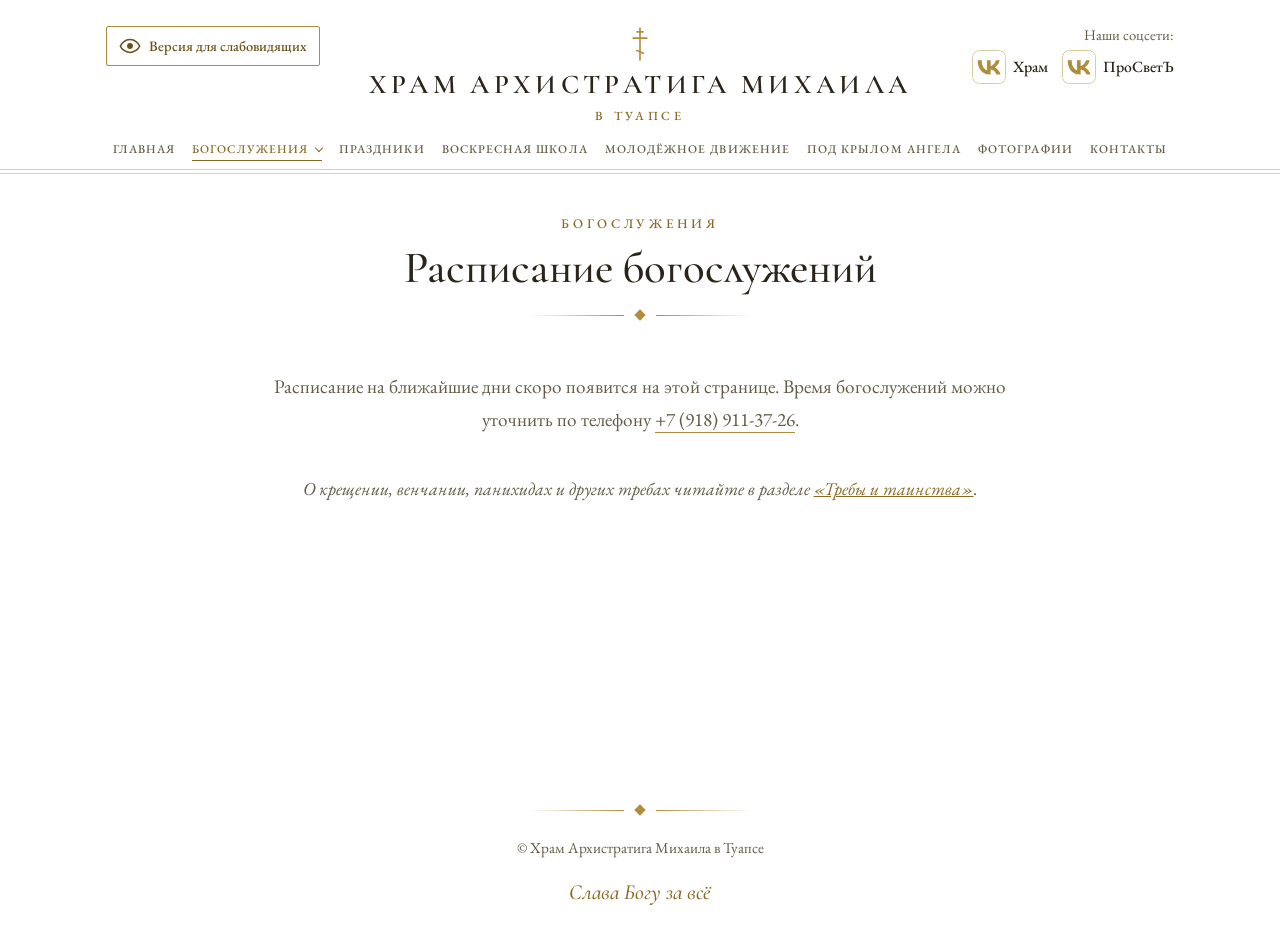
<file: services.html>
<!doctype html>
<html lang="ru">
<head>
<meta charset="utf-8">
<meta name="viewport" content="width=device-width, initial-scale=1, viewport-fit=cover">
<title>Расписание богослужений · Храм Архистратига Михаила</title>
<meta name="description" content="Расписание богослужений в храме Архистратига Михаила, Туапсе.">
<meta name="theme-color" content="#FFFFFF">
<meta name="color-scheme" content="light only">
<link rel="icon" href="data:image/svg+xml,%3Csvg xmlns='http://www.w3.org/2000/svg' viewBox='0 0 120 220'%3E%3Cg fill='none' stroke='%23B08D3C' stroke-width='12' stroke-linecap='round'%3E%3Cpath d='M60 12V208'/%3E%3Cpath d='M42 36H78'/%3E%3Cpath d='M18 74H102'/%3E%3Cpath d='M40 150L80 166'/%3E%3C/g%3E%3C/svg%3E">
<link rel="preconnect" href="https://fonts.googleapis.com">
<link rel="preconnect" href="https://fonts.gstatic.com" crossorigin>
<link rel="stylesheet" href="https://fonts.googleapis.com/css2?family=Cormorant+Garamond:ital,wght@0,500;0,600;1,500&family=EB+Garamond:ital,wght@0,400;0,500;1,400&display=swap">
<link rel="stylesheet" href="css/style.css">
<script>document.documentElement.classList.add('js')</script>
</head>
<body>

<header class="wrap">
  <div class="top">
    <div class="topbar">
    <button class="lv-btn" type="button" aria-pressed="false" aria-label="Версия для слабовидящих"><svg viewBox="0 0 24 24" aria-hidden="true"><path d="M12 5C6.5 5 2.6 9 1.5 12c1.1 3 5 7 10.5 7s9.400-4 10.500-7C21.400 9 17.500 5 12 5z" fill="none" stroke="currentColor" stroke-width="1.700" stroke-linejoin="round"/><circle cx="12" cy="12" r="3.200" fill="currentColor"/></svg><span class="lv-btn-t">Версия для слабовидящих</span></button>
    <div class="social">
      <span class="social-lbl">Наши соцсети:</span>
      <div class="social-list">
        <a class="soc" href="https://vk.ru/hramtuapse" target="_blank" rel="noopener" aria-label="Страница храма ВКонтакте" title="Страница храма ВКонтакте"><img class="soc-ic" src="img/vk.png" width="34" height="34" alt="" aria-hidden="true"><span class="soc-t">Храм</span></a>
        <a class="soc" href="https://vk.ru/prav_molod_tuapse" target="_blank" rel="noopener" aria-label="Православная молодёжь «ПроСветЪ» ВКонтакте" title="Православная молодёжь «ПроСветЪ» ВКонтакте"><img class="soc-ic" src="img/vk.png" width="34" height="34" alt="" aria-hidden="true"><span class="soc-t">ПроСветЪ</span></a>
      </div>
    </div>
    </div>
    <a class="brand" href="index.html" aria-label="Храм Архистратига Михаила в Туапсе, на главную">
      <svg viewBox="0 0 120 220" aria-hidden="true"><g fill="none" stroke="#B08D3C" stroke-width="10" stroke-linecap="round"><path d="M60 12V208"/><path d="M42 36H78"/><path d="M18 74H102"/><path d="M40 150L80 166"/></g></svg>
      <b>Храм Архистратига Михаила</b>
      <small>в Туапсе</small>
    </a>
    <button class="nav-toggle" type="button" aria-expanded="false" aria-controls="site-nav">
      <span class="bars" aria-hidden="true"></span><span class="lbl">Меню</span>
    </button>
    <nav class="nav" id="site-nav" aria-label="Разделы сайта">
      <a href="index.html">Главная</a>
      <div class="has-sub"><a href="services.html" aria-current="page" aria-haspopup="true">Богослужения</a><ul class="sub"><li><a href="services.html" aria-current="page">Расписание</a></li><li><a href="treby.html">Требы и таинства</a></li></ul></div>
      <a href="feasts.html">Праздники</a>
      <a href="school.html">Воскресная школа</a>
      <a href="youth.html">Молодёжное движение</a>
      <a href="angel.html">Под крылом ангела</a>
      <a href="photos.html">Фотографии</a>
      <a href="contacts.html">Контакты</a>
    </nav>
  </div>
</header>

<main>
  <section class="sec">
    <div class="wrap">
      <div class="sec-head">
        <p class="eyebrow">Богослужения</p>
        <h1 class="page-title">Расписание богослужений</h1>
        <div class="orn" aria-hidden="true"><i></i></div>
      </div>
      <p class="intro" id="sched-intro">Расписание на <span id="sched-range">15–30 ноября</span>. Воскресные и праздничные дни выделены золотым. Время можно уточнить по телефону <a class="plain" href="tel:+79189113726">+7 (918) 911-37-26</a>.</p>
<div class="sched-wrap frame">
<table class="sched">
<colgroup><col class="c-date"><col class="c-time"><col class="c-svc"><col class="c-note"></colgroup>
<thead><tr><th scope="col">Дата</th><th scope="col">Время</th><th scope="col">Богослужение</th><th scope="col">Память и праздник</th></tr></thead>
<tbody>
<tr><th scope="row" class="d red" rowspan="4" data-date="2026-11-15"><span class="dn">15 ноября</span><span class="dw">Воскресенье</span></th><td class="t" rowspan="2">8:00</td><td class="s"><span class="ln s-b">Исповедь</span></td><td class="n r" rowspan="2">Неделя 24-я по Пятидесятнице. Глас 7-й. Мчч. Акинди́на, Пига́сия, Аффо́ния, Елпидифо́ра и Анемподи́ста</td></tr>
<tr><td class="s"><span class="ln s-r">Божественная Литургия</span></td></tr>
<tr><td class="t">16:00</td><td class="s" colspan="2"><span class="ln">Акафист Архистратигу Михаилу с молебным пением Господу о воинах, идущих на брань</span></td></tr>
<tr><td class="t">17:00</td><td class="s" colspan="2"><span class="ln">Воскресная школа для взрослых</span></td></tr>
<tr><th scope="row" class="d" rowspan="1" data-date="2026-11-16"><span class="dn">16 ноября</span><span class="dw">Понедельник</span></th><td class="t"></td><td class="s" colspan="2"><span class="ln">Служба отменена в связи с ремонтными работами</span></td></tr>
<tr><th scope="row" class="d" rowspan="2" data-date="2026-11-20"><span class="dn">20 ноября</span><span class="dw">Пятница</span></th><td class="t">8:00</td><td class="s" colspan="2"><span class="ln">Водосвятный молебен с акафистным пением Божией Матери</span></td></tr>
<tr><td class="t">17:00</td><td class="s"><span class="ln">Вечернее Богослужение</span><span class="ln s-b">Исповедь</span></td><td class="n r" rowspan="2">Собор Архистрати́га Миха́ила и прочих Небесных Сил бесплотных. Архангелов Гаври́ила, Рафа́ила, Ури́ила, Селафи́ила, Иегуди́ила, Варахи́ила и Иереми́ила</td></tr>
<tr><th scope="row" class="d red" rowspan="2" data-date="2026-11-21"><span class="dn">21 ноября</span><span class="dw">Суббота</span></th><td class="t tr">8:00</td><td class="s"><span class="ln s-r">Божественная Литургия</span></td></tr>
<tr><td class="t">17:00</td><td class="s"><span class="ln">Вечернее Богослужение</span><span class="ln s-b">Исповедь</span></td><td class="n r" rowspan="3">Неделя 25-я по Пятидесятнице. Глас 8-й. Иконы Божией Матери, именуемой «Скоропослу́шница»</td></tr>
<tr><th scope="row" class="d red" rowspan="4" data-date="2026-11-22"><span class="dn">22 ноября</span><span class="dw">Воскресенье</span></th><td class="t" rowspan="2">8:00</td><td class="s"><span class="ln s-b">Исповедь</span></td></tr>
<tr><td class="s"><span class="ln s-r">Божественная Литургия</span></td></tr>
<tr><td class="t">16:00</td><td class="s" colspan="2"><span class="ln">Акафист Архистратигу Михаилу с молебным пением Господу о воинах, идущих на брань</span></td></tr>
<tr><td class="t">17:00</td><td class="s" colspan="2"><span class="ln">Воскресная школа для взрослых</span></td></tr>
<tr><th scope="row" class="d" rowspan="1" data-date="2026-11-23"><span class="dn">23 ноября</span><span class="dw">Понедельник</span></th><td class="t">8:00</td><td class="s" colspan="2"><span class="ln">Молебен с акафистом о страждущих недугом винопития</span></td></tr>
<tr><th scope="row" class="d" rowspan="1" data-date="2026-11-25"><span class="dn">25 ноября</span><span class="dw">Среда</span></th><td class="t">17:00</td><td class="s"><span class="ln">Вечернее Богослужение</span><span class="ln s-b">Исповедь</span></td><td class="n" rowspan="2">Свт. Иоанна Златоуста, архиепископа Константинопольского</td></tr>
<tr><th scope="row" class="d" rowspan="1" data-date="2026-11-26"><span class="dn">26 ноября</span><span class="dw">Четверг</span></th><td class="t">8:00</td><td class="s"><span class="ln">Божественная Литургия</span></td></tr>
<tr><th scope="row" class="d" rowspan="2" data-date="2026-11-27"><span class="dn">27 ноября</span><span class="dw">Пятница</span></th><td class="t">8:00</td><td class="s" colspan="2"><span class="ln">Водосвятный молебен с акафистным пением Божией Матери</span></td></tr>
<tr><td class="t">17:00</td><td class="s"><span class="ln">Вечернее Богослужение</span><span class="ln s-b">Исповедь</span></td><td class="n" rowspan="2">Мучеников и исповедников Гу́рия, Само́на и Ави́ва. Начало Рождественского поста</td></tr>
<tr><th scope="row" class="d" rowspan="2" data-date="2026-11-28"><span class="dn">28 ноября</span><span class="dw">Суббота</span></th><td class="t">8:00</td><td class="s"><span class="ln">Божественная Литургия</span><span class="ln s-b">Панихида</span></td></tr>
<tr><td class="t">17:00</td><td class="s"><span class="ln">Вечернее Богослужение</span><span class="ln s-b">Исповедь</span></td><td class="n r" rowspan="3">Неделя 26-я по Пятидесятнице. Глас 1-й. Апостола и евангелиста Матфе́я</td></tr>
<tr><th scope="row" class="d red" rowspan="4" data-date="2026-11-29"><span class="dn">29 ноября</span><span class="dw">Воскресенье</span></th><td class="t" rowspan="2">8:00</td><td class="s"><span class="ln s-b">Исповедь</span></td></tr>
<tr><td class="s"><span class="ln s-r">Божественная Литургия</span></td></tr>
<tr><td class="t">16:00</td><td class="s" colspan="2"><span class="ln">Акафист Архистратигу Михаилу с молебным пением Господу о воинах, идущих на брань</span></td></tr>
<tr><td class="t">17:00</td><td class="s" colspan="2"><span class="ln">Воскресная школа для взрослых</span></td></tr>
<tr><th scope="row" class="d" rowspan="1" data-date="2026-11-30"><span class="dn">30 ноября</span><span class="dw">Понедельник</span></th><td class="t">8:00</td><td class="s" colspan="2"><span class="ln">Молебен с акафистом о страждущих недугом винопития</span></td></tr>
</tbody>
</table>
</div>
<div class="sched-cards" aria-label="Расписание богослужений по дням">
<article class="day"><header class="day-h red" data-date="2026-11-15"><span class="dn">15 ноября</span><span class="dw">Воскресенье</span></header><ul class="day-rows"><li><span class="t">8:00</span><span class="s"><span class="ln s-b">Исповедь</span></span></li><li class="n r"><span class="t"></span><span class="s">Неделя 24-я по Пятидесятнице. Глас 7-й. Мчч. Акинди́на, Пига́сия, Аффо́ния, Елпидифо́ра и Анемподи́ста</span></li><li><span class="t"></span><span class="s"><span class="ln s-r">Божественная Литургия</span></span></li><li><span class="t">16:00</span><span class="s"><span class="ln">Акафист Архистратигу Михаилу с молебным пением Господу о воинах, идущих на брань</span></span></li><li><span class="t">17:00</span><span class="s"><span class="ln">Воскресная школа для взрослых</span></span></li></ul></article>
<article class="day"><header class="day-h" data-date="2026-11-16"><span class="dn">16 ноября</span><span class="dw">Понедельник</span></header><ul class="day-rows"><li><span class="t"></span><span class="s"><span class="ln">Служба отменена в связи с ремонтными работами</span></span></li></ul></article>
<article class="day"><header class="day-h" data-date="2026-11-20"><span class="dn">20 ноября</span><span class="dw">Пятница</span></header><ul class="day-rows"><li><span class="t">8:00</span><span class="s"><span class="ln">Водосвятный молебен с акафистным пением Божией Матери</span></span></li><li><span class="t">17:00</span><span class="s"><span class="ln">Вечернее Богослужение</span><span class="ln s-b">Исповедь</span></span></li><li class="n r"><span class="t"></span><span class="s">Собор Архистрати́га Миха́ила и прочих Небесных Сил бесплотных. Архангелов Гаври́ила, Рафа́ила, Ури́ила, Селафи́ила, Иегуди́ила, Варахи́ила и Иереми́ила</span></li></ul></article>
<article class="day"><header class="day-h red" data-date="2026-11-21"><span class="dn">21 ноября</span><span class="dw">Суббота</span></header><ul class="day-rows"><li><span class="t tr">8:00</span><span class="s"><span class="ln s-r">Божественная Литургия</span></span></li><li class="n r"><span class="t"></span><span class="s">Собор Архистрати́га Миха́ила и прочих Небесных Сил бесплотных. Архангелов Гаври́ила, Рафа́ила, Ури́ила, Селафи́ила, Иегуди́ила, Варахи́ила и Иереми́ила</span></li><li><span class="t">17:00</span><span class="s"><span class="ln">Вечернее Богослужение</span><span class="ln s-b">Исповедь</span></span></li><li class="n r"><span class="t"></span><span class="s">Неделя 25-я по Пятидесятнице. Глас 8-й. Иконы Божией Матери, именуемой «Скоропослу́шница»</span></li></ul></article>
<article class="day"><header class="day-h red" data-date="2026-11-22"><span class="dn">22 ноября</span><span class="dw">Воскресенье</span></header><ul class="day-rows"><li><span class="t">8:00</span><span class="s"><span class="ln s-b">Исповедь</span></span></li><li class="n r"><span class="t"></span><span class="s">Неделя 25-я по Пятидесятнице. Глас 8-й. Иконы Божией Матери, именуемой «Скоропослу́шница»</span></li><li><span class="t"></span><span class="s"><span class="ln s-r">Божественная Литургия</span></span></li><li><span class="t">16:00</span><span class="s"><span class="ln">Акафист Архистратигу Михаилу с молебным пением Господу о воинах, идущих на брань</span></span></li><li><span class="t">17:00</span><span class="s"><span class="ln">Воскресная школа для взрослых</span></span></li></ul></article>
<article class="day"><header class="day-h" data-date="2026-11-23"><span class="dn">23 ноября</span><span class="dw">Понедельник</span></header><ul class="day-rows"><li><span class="t">8:00</span><span class="s"><span class="ln">Молебен с акафистом о страждущих недугом винопития</span></span></li></ul></article>
<article class="day"><header class="day-h" data-date="2026-11-25"><span class="dn">25 ноября</span><span class="dw">Среда</span></header><ul class="day-rows"><li><span class="t">17:00</span><span class="s"><span class="ln">Вечернее Богослужение</span><span class="ln s-b">Исповедь</span></span></li><li class="n"><span class="t"></span><span class="s">Свт. Иоанна Златоуста, архиепископа Константинопольского</span></li></ul></article>
<article class="day"><header class="day-h" data-date="2026-11-26"><span class="dn">26 ноября</span><span class="dw">Четверг</span></header><ul class="day-rows"><li><span class="t">8:00</span><span class="s"><span class="ln">Божественная Литургия</span></span></li><li class="n"><span class="t"></span><span class="s">Свт. Иоанна Златоуста, архиепископа Константинопольского</span></li></ul></article>
<article class="day"><header class="day-h" data-date="2026-11-27"><span class="dn">27 ноября</span><span class="dw">Пятница</span></header><ul class="day-rows"><li><span class="t">8:00</span><span class="s"><span class="ln">Водосвятный молебен с акафистным пением Божией Матери</span></span></li><li><span class="t">17:00</span><span class="s"><span class="ln">Вечернее Богослужение</span><span class="ln s-b">Исповедь</span></span></li><li class="n"><span class="t"></span><span class="s">Мучеников и исповедников Гу́рия, Само́на и Ави́ва. Начало Рождественского поста</span></li></ul></article>
<article class="day"><header class="day-h" data-date="2026-11-28"><span class="dn">28 ноября</span><span class="dw">Суббота</span></header><ul class="day-rows"><li><span class="t">8:00</span><span class="s"><span class="ln">Божественная Литургия</span><span class="ln s-b">Панихида</span></span></li><li class="n"><span class="t"></span><span class="s">Мучеников и исповедников Гу́рия, Само́на и Ави́ва. Начало Рождественского поста</span></li><li><span class="t">17:00</span><span class="s"><span class="ln">Вечернее Богослужение</span><span class="ln s-b">Исповедь</span></span></li><li class="n r"><span class="t"></span><span class="s">Неделя 26-я по Пятидесятнице. Глас 1-й. Апостола и евангелиста Матфе́я</span></li></ul></article>
<article class="day"><header class="day-h red" data-date="2026-11-29"><span class="dn">29 ноября</span><span class="dw">Воскресенье</span></header><ul class="day-rows"><li><span class="t">8:00</span><span class="s"><span class="ln s-b">Исповедь</span></span></li><li class="n r"><span class="t"></span><span class="s">Неделя 26-я по Пятидесятнице. Глас 1-й. Апостола и евангелиста Матфе́я</span></li><li><span class="t"></span><span class="s"><span class="ln s-r">Божественная Литургия</span></span></li><li><span class="t">16:00</span><span class="s"><span class="ln">Акафист Архистратигу Михаилу с молебным пением Господу о воинах, идущих на брань</span></span></li><li><span class="t">17:00</span><span class="s"><span class="ln">Воскресная школа для взрослых</span></span></li></ul></article>
<article class="day"><header class="day-h" data-date="2026-11-30"><span class="dn">30 ноября</span><span class="dw">Понедельник</span></header><ul class="day-rows"><li><span class="t">8:00</span><span class="s"><span class="ln">Молебен с акафистом о страждущих недугом винопития</span></span></li></ul></article>
</div>
      <p class="intro" id="sched-empty" hidden>Расписание на ближайшие дни скоро появится на этой странице. Время богослужений можно уточнить по телефону <a class="plain" href="tel:+79189113726">+7 (918) 911-37-26</a>.</p>
      <p class="note">О крещении, венчании, панихидах и других требах читайте в разделе <a href="treby.html">«Требы и таинства»</a>.</p>
      <script type="application/json" id="sched-data">{"days":[{"iso":"2026-11-15","d":"15 ноября","w":"Воскресенье","red":true,"rows":[{"s":[["Исповедь","b"]],"t":"8:00","note":"n24"},{"s":[["Божественная Литургия","r"]],"note":"n24"},{"s":[["Акафист Архистратигу Михаилу с молебным пением Господу о воинах, идущих на брань",""]],"t":"16:00"},{"s":[["Воскресная школа для взрослых",""]],"t":"17:00"}]},{"iso":"2026-11-16","d":"16 ноября","w":"Понедельник","red":false,"rows":[{"s":[["Служба отменена в связи с ремонтными работами",""]]}]},{"iso":"2026-11-20","d":"20 ноября","w":"Пятница","red":false,"rows":[{"s":[["Водосвятный молебен с акафистным пением Божией Матери",""]],"t":"8:00"},{"s":[["Вечернее Богослужение",""],["Исповедь","b"]],"t":"17:00","note":"nB"}]},{"iso":"2026-11-21","d":"21 ноября","w":"Суббота","red":true,"rows":[{"s":[["Божественная Литургия","r"]],"t":"8:00","tr":1,"note":"nB"},{"s":[["Вечернее Богослужение",""],["Исповедь","b"]],"t":"17:00","note":"nC"}]},{"iso":"2026-11-22","d":"22 ноября","w":"Воскресенье","red":true,"rows":[{"s":[["Исповедь","b"]],"t":"8:00","note":"nC"},{"s":[["Божественная Литургия","r"]],"note":"nC"},{"s":[["Акафист Архистратигу Михаилу с молебным пением Господу о воинах, идущих на брань",""]],"t":"16:00"},{"s":[["Воскресная школа для взрослых",""]],"t":"17:00"}]},{"iso":"2026-11-23","d":"23 ноября","w":"Понедельник","red":false,"rows":[{"s":[["Молебен с акафистом о страждущих недугом винопития",""]],"t":"8:00"}]},{"iso":"2026-11-25","d":"25 ноября","w":"Среда","red":false,"rows":[{"s":[["Вечернее Богослужение",""],["Исповедь","b"]],"t":"17:00","note":"nD"}]},{"iso":"2026-11-26","d":"26 ноября","w":"Четверг","red":false,"rows":[{"s":[["Божественная Литургия",""]],"t":"8:00","note":"nD"}]},{"iso":"2026-11-27","d":"27 ноября","w":"Пятница","red":false,"rows":[{"s":[["Водосвятный молебен с акафистным пением Божией Матери",""]],"t":"8:00"},{"s":[["Вечернее Богослужение",""],["Исповедь","b"]],"t":"17:00","note":"nE"}]},{"iso":"2026-11-28","d":"28 ноября","w":"Суббота","red":false,"rows":[{"s":[["Божественная Литургия",""],["Панихида","b"]],"t":"8:00","note":"nE"},{"s":[["Вечернее Богослужение",""],["Исповедь","b"]],"t":"17:00","note":"nF"}]},{"iso":"2026-11-29","d":"29 ноября","w":"Воскресенье","red":true,"rows":[{"s":[["Исповедь","b"]],"t":"8:00","note":"nF"},{"s":[["Божественная Литургия","r"]],"note":"nF"},{"s":[["Акафист Архистратигу Михаилу с молебным пением Господу о воинах, идущих на брань",""]],"t":"16:00"},{"s":[["Воскресная школа для взрослых",""]],"t":"17:00"}]},{"iso":"2026-11-30","d":"30 ноября","w":"Понедельник","red":false,"rows":[{"s":[["Молебен с акафистом о страждущих недугом винопития",""]],"t":"8:00"}]}],"notes":{"n24":{"text":"Неделя 24-я по Пятидесятнице. Глас 7-й. Мчч. Акинди́на, Пига́сия, Аффо́ния, Елпидифо́ра и Анемподи́ста","red":true},"nB":{"text":"Собор Архистрати́га Миха́ила и прочих Небесных Сил бесплотных. Архангелов Гаври́ила, Рафа́ила, Ури́ила, Селафи́ила, Иегуди́ила, Варахи́ила и Иереми́ила","red":true},"nC":{"text":"Неделя 25-я по Пятидесятнице. Глас 8-й. Иконы Божией Матери, именуемой «Скоропослу́шница»","red":true},"nD":{"text":"Свт. Иоанна Златоуста, архиепископа Константинопольского","red":false},"nE":{"text":"Мучеников и исповедников Гу́рия, Само́на и Ави́ва. Начало Рождественского поста","red":false},"nF":{"text":"Неделя 26-я по Пятидесятнице. Глас 1-й. Апостола и евангелиста Матфе́я","red":true}}}</script>
    </div>
  </section>
</main>

<footer class="wrap">
  <div class="orn" aria-hidden="true"><i></i></div>
  <span>© Храм Архистратига Михаила в Туапсе</span>
  <em>Слава Богу за всё</em>
</footer>

<script src="js/script.js" defer></script>
</body>
</html>
</file>
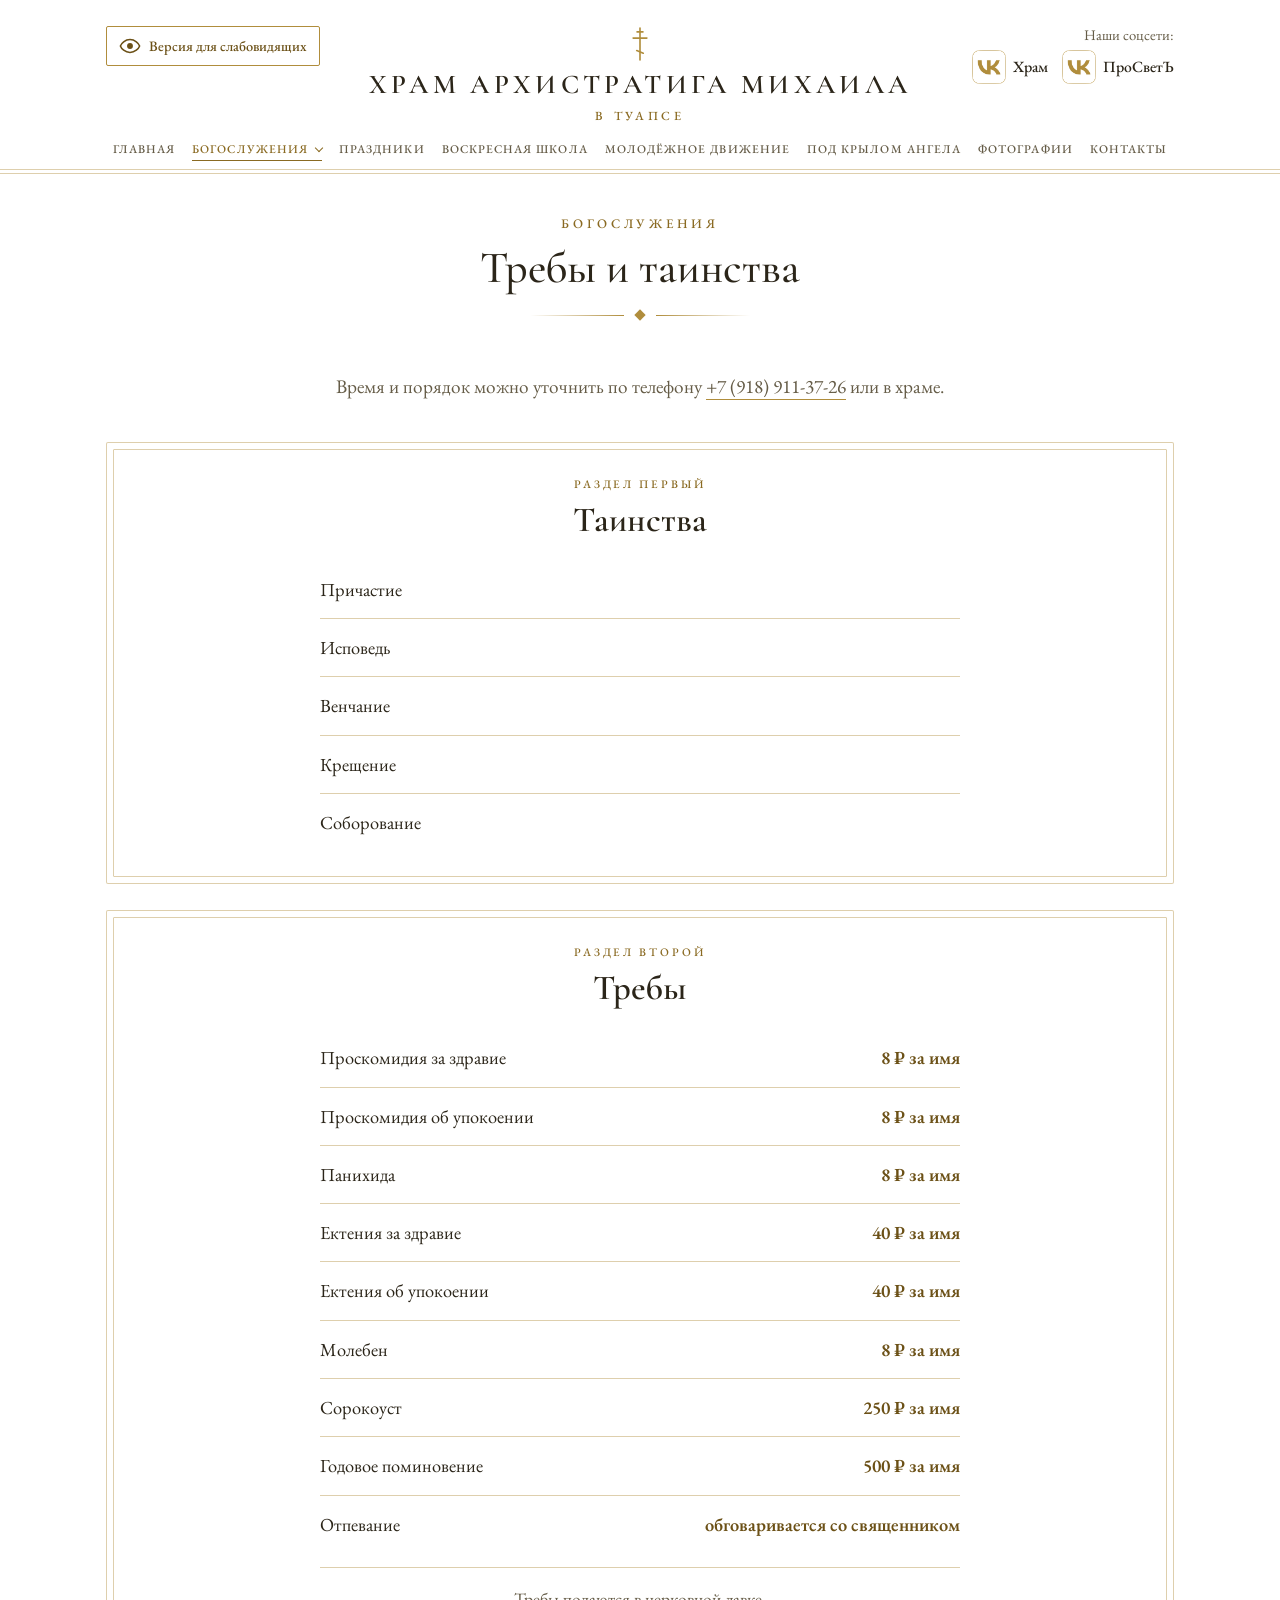
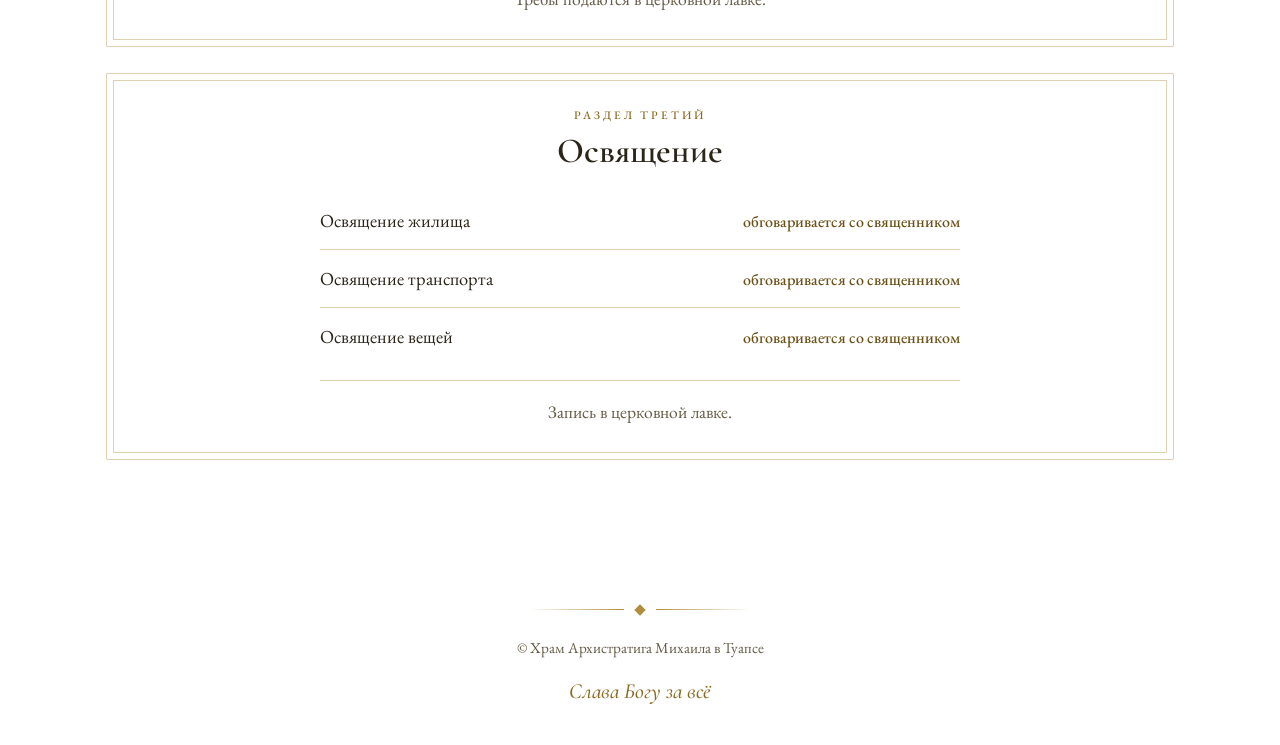
<file: treby.html>
<!doctype html>
<html lang="ru">
<head>
<meta charset="utf-8">
<meta name="viewport" content="width=device-width, initial-scale=1, viewport-fit=cover">
<title>Требы и таинства · Храм Архистратига Михаила</title>
<meta name="description" content="Крещение, исповедь, венчание, соборование, панихиды и молебны в храме Архистратига Михаила, Туапсе.">
<meta name="theme-color" content="#FFFFFF">
<meta name="color-scheme" content="light only">
<link rel="icon" href="data:image/svg+xml,%3Csvg xmlns='http://www.w3.org/2000/svg' viewBox='0 0 120 220'%3E%3Cg fill='none' stroke='%23B08D3C' stroke-width='12' stroke-linecap='round'%3E%3Cpath d='M60 12V208'/%3E%3Cpath d='M42 36H78'/%3E%3Cpath d='M18 74H102'/%3E%3Cpath d='M40 150L80 166'/%3E%3C/g%3E%3C/svg%3E">
<link rel="preconnect" href="https://fonts.googleapis.com">
<link rel="preconnect" href="https://fonts.gstatic.com" crossorigin>
<link rel="stylesheet" href="https://fonts.googleapis.com/css2?family=Cormorant+Garamond:ital,wght@0,500;0,600;1,500&family=EB+Garamond:ital,wght@0,400;0,500;1,400&display=swap">
<link rel="stylesheet" href="css/style.css">
<script>document.documentElement.classList.add('js')</script>
</head>
<body>

<header class="wrap">
  <div class="top">
    <div class="topbar">
    <button class="lv-btn" type="button" aria-pressed="false" aria-label="Версия для слабовидящих"><svg viewBox="0 0 24 24" aria-hidden="true"><path d="M12 5C6.5 5 2.6 9 1.5 12c1.1 3 5 7 10.5 7s9.400-4 10.500-7C21.400 9 17.500 5 12 5z" fill="none" stroke="currentColor" stroke-width="1.700" stroke-linejoin="round"/><circle cx="12" cy="12" r="3.200" fill="currentColor"/></svg><span class="lv-btn-t">Версия для слабовидящих</span></button>
    <div class="social">
      <span class="social-lbl">Наши соцсети:</span>
      <div class="social-list">
        <a class="soc" href="https://vk.ru/hramtuapse" target="_blank" rel="noopener" aria-label="Страница храма ВКонтакте" title="Страница храма ВКонтакте"><img class="soc-ic" src="img/vk.png" width="34" height="34" alt="" aria-hidden="true"><span class="soc-t">Храм</span></a>
        <a class="soc" href="https://vk.ru/prav_molod_tuapse" target="_blank" rel="noopener" aria-label="Православная молодёжь «ПроСветЪ» ВКонтакте" title="Православная молодёжь «ПроСветЪ» ВКонтакте"><img class="soc-ic" src="img/vk.png" width="34" height="34" alt="" aria-hidden="true"><span class="soc-t">ПроСветЪ</span></a>
      </div>
    </div>
    </div>
    <a class="brand" href="index.html" aria-label="Храм Архистратига Михаила в Туапсе, на главную">
      <svg viewBox="0 0 120 220" aria-hidden="true"><g fill="none" stroke="#B08D3C" stroke-width="10" stroke-linecap="round"><path d="M60 12V208"/><path d="M42 36H78"/><path d="M18 74H102"/><path d="M40 150L80 166"/></g></svg>
      <b>Храм Архистратига Михаила</b>
      <small>в Туапсе</small>
    </a>
    <button class="nav-toggle" type="button" aria-expanded="false" aria-controls="site-nav">
      <span class="bars" aria-hidden="true"></span><span class="lbl">Меню</span>
    </button>
    <nav class="nav" id="site-nav" aria-label="Разделы сайта">
      <a href="index.html">Главная</a>
      <div class="has-sub"><a href="services.html" aria-current="page" aria-haspopup="true">Богослужения</a><ul class="sub"><li><a href="services.html">Расписание</a></li><li><a href="treby.html" aria-current="page">Требы и таинства</a></li></ul></div>
      <a href="feasts.html">Праздники</a>
      <a href="school.html">Воскресная школа</a>
      <a href="youth.html">Молодёжное движение</a>
      <a href="angel.html">Под крылом ангела</a>
      <a href="photos.html">Фотографии</a>
      <a href="contacts.html">Контакты</a>
    </nav>
  </div>
</header>

<main>
  <section class="sec">
    <div class="wrap">
      <div class="sec-head">
        <p class="eyebrow">Богослужения</p>
        <h1 class="page-title">Требы и таинства</h1>
        <div class="orn" aria-hidden="true"><i></i></div>
      </div>
      <p class="intro">Время и порядок можно уточнить по телефону <a class="plain" href="tel:+79189113726">+7 (918) 911-37-26</a> или в храме.</p>
      <div class="treby">
        <section class="frame t-block">
          <span class="kicker">Раздел первый</span>
          <h2>Таинства</h2>
          <ul class="t-list">
          <li><span class="tn">Причастие</span></li>
          <li><span class="tn">Исповедь</span></li>
          <li><span class="tn">Венчание</span></li>
          <li><span class="tn">Крещение</span></li>
          <li><span class="tn">Соборование</span></li>
          </ul>
        </section>
        <section class="frame t-block">
          <span class="kicker">Раздел второй</span>
          <h2>Требы</h2>
          <ul class="t-list">
          <li><span class="tn">Проскомидия за здравие</span><span class="tp">8 ₽ за имя</span></li>
          <li><span class="tn">Проскомидия об упокоении</span><span class="tp">8 ₽ за имя</span></li>
          <li><span class="tn">Панихида</span><span class="tp">8 ₽ за имя</span></li>
          <li><span class="tn">Ектения за здравие</span><span class="tp">40 ₽ за имя</span></li>
          <li><span class="tn">Ектения об упокоении</span><span class="tp">40 ₽ за имя</span></li>
          <li><span class="tn">Молебен</span><span class="tp">8 ₽ за имя</span></li>
          <li><span class="tn">Сорокоуст</span><span class="tp">250 ₽ за имя</span></li>
          <li><span class="tn">Годовое поминовение</span><span class="tp">500 ₽ за имя</span></li>
          <li><span class="tn">Отпевание</span><span class="tp">обговаривается со священником</span></li>
          </ul>
          <p class="t-note">Требы подаются в церковной лавке.</p>
        </section>
        <section class="frame t-block">
          <span class="kicker">Раздел третий</span>
          <h2>Освящение</h2>
          <ul class="t-list">
          <li><span class="tn">Освящение жилища</span><span class="tp tp-soft">обговаривается со священником</span></li>
          <li><span class="tn">Освящение транспорта</span><span class="tp tp-soft">обговаривается со священником</span></li>
          <li><span class="tn">Освящение вещей</span><span class="tp tp-soft">обговаривается со священником</span></li>
          </ul>
          <p class="t-note">Запись в церковной лавке.</p>
        </section>
      </div>
    </div>
  </section>
</main>

<footer class="wrap">
  <div class="orn" aria-hidden="true"><i></i></div>
  <span>© Храм Архистратига Михаила в Туапсе</span>
  <em>Слава Богу за всё</em>
</footer>

<script src="js/script.js" defer></script>
</body>
</html>
</file>
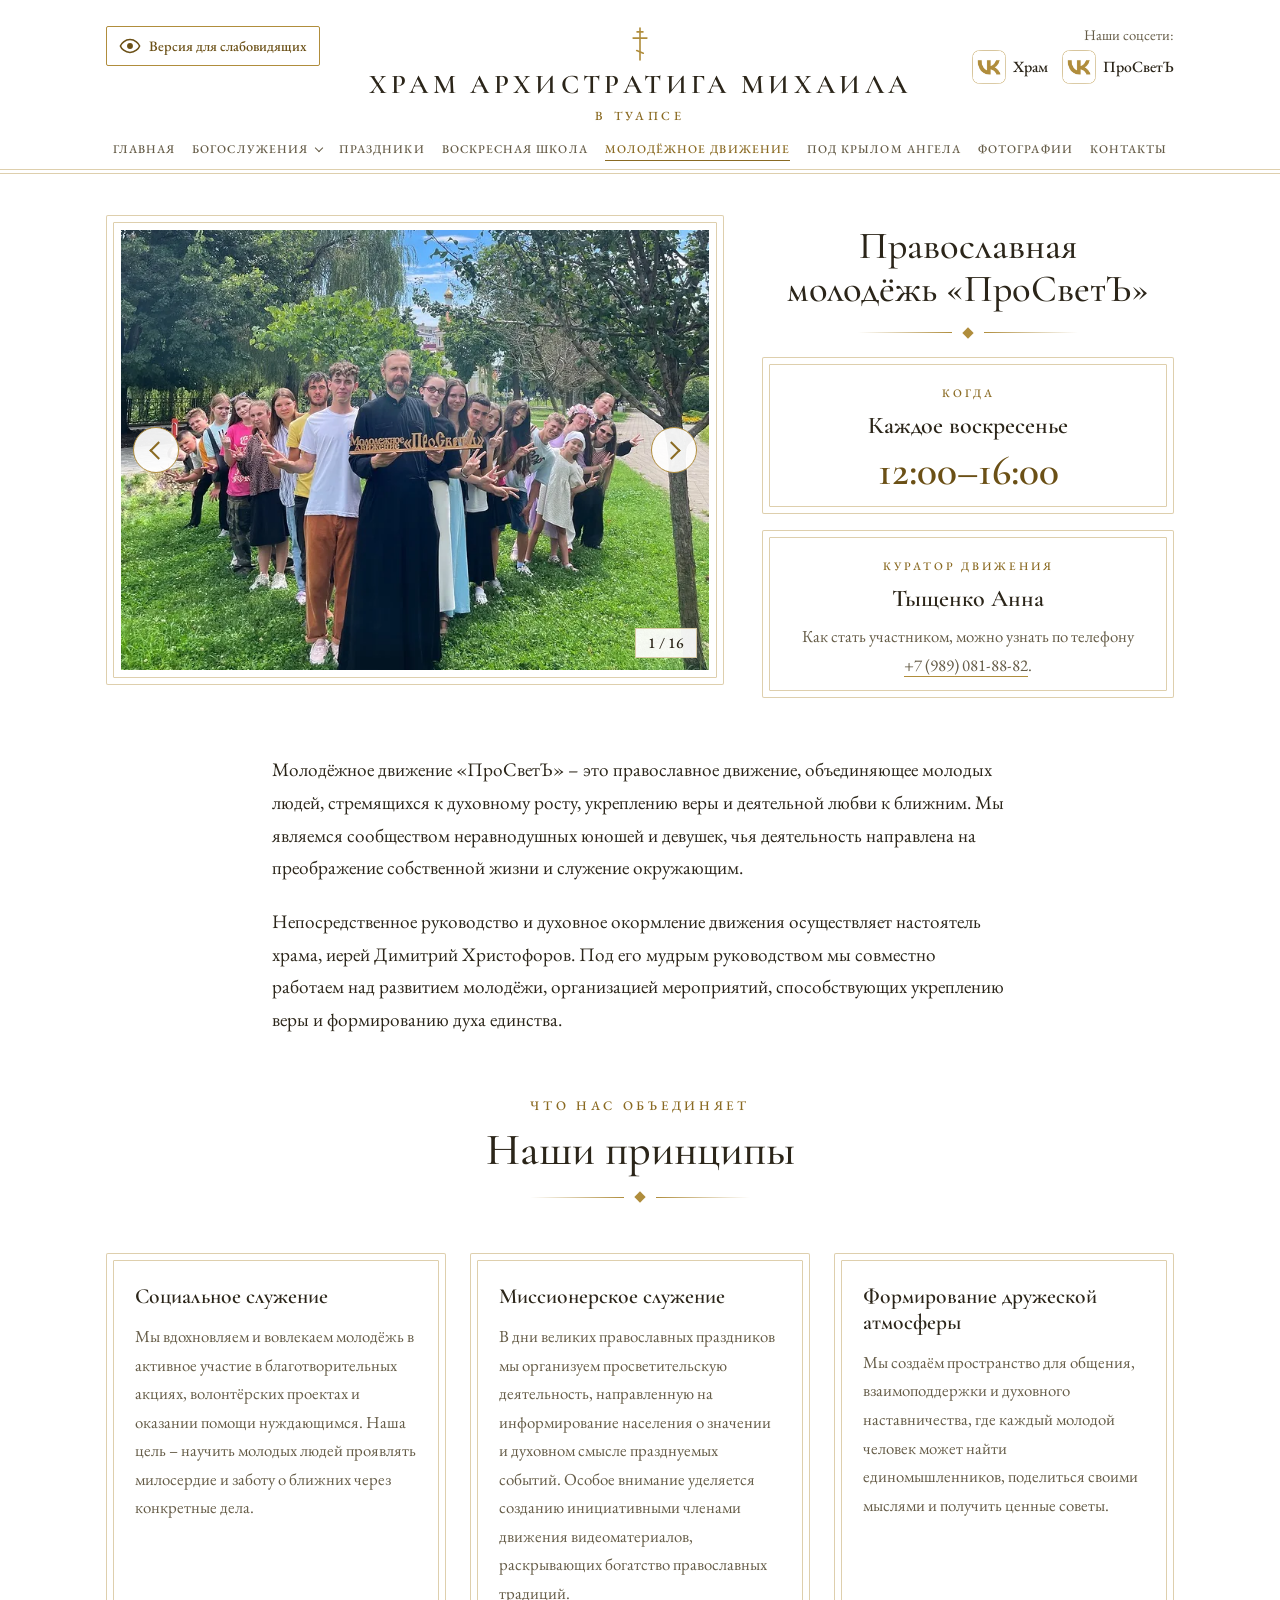
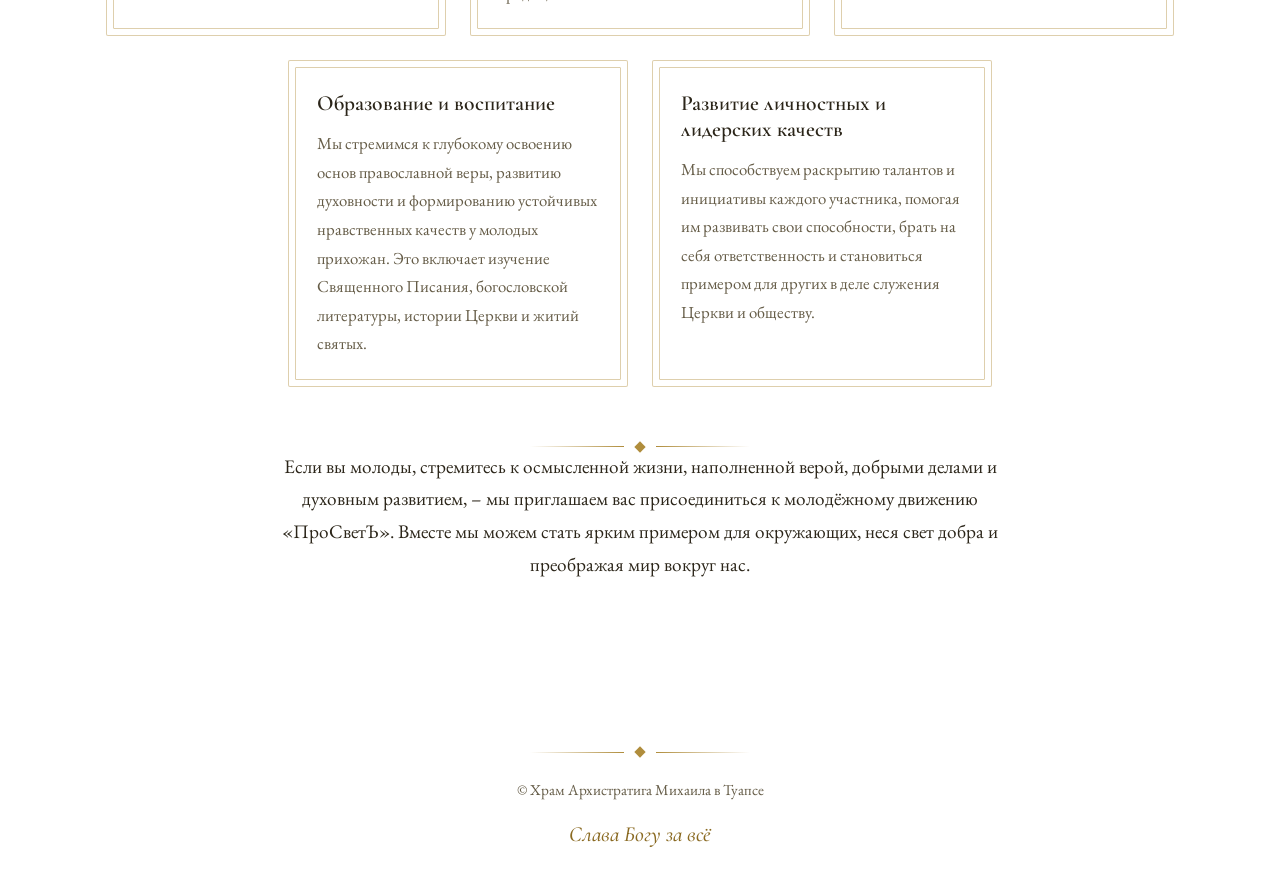
<file: youth.html>
<!doctype html>
<html lang="ru">
<head>
<meta charset="utf-8">
<meta name="viewport" content="width=device-width, initial-scale=1, viewport-fit=cover">
<title>Молодёжное движение · Храм Архистратига Михаила</title>
<meta name="description" content="Молодёжное движение храма Архистратига Михаила, Туапсе.">
<meta name="theme-color" content="#FFFFFF">
<meta name="color-scheme" content="light only">
<link rel="icon" href="data:image/svg+xml,%3Csvg xmlns='http://www.w3.org/2000/svg' viewBox='0 0 120 220'%3E%3Cg fill='none' stroke='%23B08D3C' stroke-width='12' stroke-linecap='round'%3E%3Cpath d='M60 12V208'/%3E%3Cpath d='M42 36H78'/%3E%3Cpath d='M18 74H102'/%3E%3Cpath d='M40 150L80 166'/%3E%3C/g%3E%3C/svg%3E">
<link rel="preconnect" href="https://fonts.googleapis.com">
<link rel="preconnect" href="https://fonts.gstatic.com" crossorigin>
<link rel="stylesheet" href="https://fonts.googleapis.com/css2?family=Cormorant+Garamond:ital,wght@0,500;0,600;1,500&family=EB+Garamond:ital,wght@0,400;0,500;1,400&display=swap">
<link rel="stylesheet" href="css/style.css">
<script>document.documentElement.classList.add('js')</script>
</head>
<body>

<header class="wrap">
  <div class="top">
    <div class="topbar">
    <button class="lv-btn" type="button" aria-pressed="false" aria-label="Версия для слабовидящих"><svg viewBox="0 0 24 24" aria-hidden="true"><path d="M12 5C6.5 5 2.6 9 1.5 12c1.1 3 5 7 10.5 7s9.400-4 10.500-7C21.400 9 17.500 5 12 5z" fill="none" stroke="currentColor" stroke-width="1.700" stroke-linejoin="round"/><circle cx="12" cy="12" r="3.200" fill="currentColor"/></svg><span class="lv-btn-t">Версия для слабовидящих</span></button>
    <div class="social">
      <span class="social-lbl">Наши соцсети:</span>
      <div class="social-list">
        <a class="soc" href="https://vk.ru/hramtuapse" target="_blank" rel="noopener" aria-label="Страница храма ВКонтакте" title="Страница храма ВКонтакте"><img class="soc-ic" src="img/vk.png" width="34" height="34" alt="" aria-hidden="true"><span class="soc-t">Храм</span></a>
        <a class="soc" href="https://vk.ru/prav_molod_tuapse" target="_blank" rel="noopener" aria-label="Православная молодёжь «ПроСветЪ» ВКонтакте" title="Православная молодёжь «ПроСветЪ» ВКонтакте"><img class="soc-ic" src="img/vk.png" width="34" height="34" alt="" aria-hidden="true"><span class="soc-t">ПроСветЪ</span></a>
      </div>
    </div>
    </div>
    <a class="brand" href="index.html" aria-label="Храм Архистратига Михаила в Туапсе, на главную">
      <svg viewBox="0 0 120 220" aria-hidden="true"><g fill="none" stroke="#B08D3C" stroke-width="10" stroke-linecap="round"><path d="M60 12V208"/><path d="M42 36H78"/><path d="M18 74H102"/><path d="M40 150L80 166"/></g></svg>
      <b>Храм Архистратига Михаила</b>
      <small>в Туапсе</small>
    </a>
    <button class="nav-toggle" type="button" aria-expanded="false" aria-controls="site-nav">
      <span class="bars" aria-hidden="true"></span><span class="lbl">Меню</span>
    </button>
    <nav class="nav" id="site-nav" aria-label="Разделы сайта">
      <a href="index.html">Главная</a>
      <div class="has-sub"><a href="services.html" aria-haspopup="true">Богослужения</a><ul class="sub"><li><a href="services.html">Расписание</a></li><li><a href="treby.html">Требы и таинства</a></li></ul></div>
      <a href="feasts.html">Праздники</a>
      <a href="school.html">Воскресная школа</a>
      <a href="youth.html" aria-current="page">Молодёжное движение</a>
      <a href="angel.html">Под крылом ангела</a>
      <a href="photos.html">Фотографии</a>
      <a href="contacts.html">Контакты</a>
    </nav>
  </div>
</header>

<main>
  <section class="sec">
    <div class="wrap">
      <div class="youth-layout">
      <div class="yl-photos">
      <div class="frame slider-frame">
        <div class="slider" data-slider role="group" aria-roledescription="карусель" aria-label="Фотографии молодёжного движения">
          <div class="slides" tabindex="0">
          <a class="slide photo-link" href="img/yp-01.webp"><img src="img/yp-01.webp" width="768" height="1024" alt="Молодёжь «ПроСветЪ» вместе со священником выстроилась цепочкой в парке" style="object-position:50% 86%" fetchpriority="high" decoding="async"></a>
          <a class="slide photo-link" href="img/yp-02.webp"><img src="img/yp-02.webp" width="1024" height="768" alt="Девушки в венках у стены с надписью о доброте" style="object-position:50% 40%" loading="lazy" decoding="async"></a>
          <a class="slide photo-link" href="img/yp-03.webp"><img src="img/yp-03.webp" width="1024" height="768" alt="Ребята с афишами у часовни" style="object-position:50% 50%" loading="lazy" decoding="async"></a>
          <a class="slide photo-link" href="img/yp-04.webp"><img src="img/yp-04.webp" width="1024" height="768" alt="Общая трапеза после встречи" style="object-position:50% 50%" loading="lazy" decoding="async"></a>
          <a class="slide photo-link" href="img/yp-05.webp"><img src="img/yp-05.webp" width="1024" height="768" alt="Девушки в венках и ребята на мощёной площадке" style="object-position:50% 50%" loading="lazy" decoding="async"></a>
          <a class="slide photo-link" href="img/yp-06.webp"><img src="img/yp-06.webp" width="1024" height="768" alt="Ребята в футболках «ПроСветЪ» на открытом воздухе" style="object-position:50% 50%" loading="lazy" decoding="async"></a>
          <a class="slide photo-link" href="img/yp-07.webp"><img src="img/yp-07.webp" width="1600" height="1200" alt="Молодёжь со священником на набережной на фоне храма" style="object-position:50% 50%" loading="lazy" decoding="async"></a>
          <a class="slide photo-link" href="img/yp-08.webp"><img src="img/yp-08.webp" width="1600" height="1200" alt="Молодёжь на берегу моря" style="object-position:50% 60%" loading="lazy" decoding="async"></a>
          <a class="slide photo-link" href="img/yp-09.webp"><img src="img/yp-09.webp" width="1600" height="1200" alt="Групповое фото во дворе со священником" style="object-position:50% 50%" loading="lazy" decoding="async"></a>
          <a class="slide photo-link" href="img/yp-10.webp"><img src="img/yp-10.webp" width="1600" height="1200" alt="Ребята с воздушными шарами на площади" style="object-position:50% 60%" loading="lazy" decoding="async"></a>
          <a class="slide photo-link fit-contain" href="img/yp-11.webp"><img src="img/yp-11.webp" width="1280" height="590" alt="Ребята на прогулке на фоне зелёных холмов" style="object-position:50% 50%" loading="lazy" decoding="async"></a>
          <a class="slide photo-link" href="img/yp-12.webp"><img src="img/yp-12.webp" width="1600" height="1200" alt="Молодёжь с корзиной фруктов у входа в храм" style="object-position:50% 50%" loading="lazy" decoding="async"></a>
          <a class="slide photo-link" href="img/yp-13.webp"><img src="img/yp-13.webp" width="1600" height="1200" alt="Ребята с шарами у большой надписи «Туапсе»" style="object-position:50% 60%" loading="lazy" decoding="async"></a>
          <a class="slide photo-link" href="img/yp-14.webp"><img src="img/yp-14.webp" width="1600" height="1200" alt="Молодёжь в храме перед иконостасом" style="object-position:50% 55%" loading="lazy" decoding="async"></a>
          <a class="slide photo-link" href="img/yp-15.webp"><img src="img/yp-15.webp" width="1600" height="1200" alt="Ребята отдыхают на ступенях храма" style="object-position:50% 45%" loading="lazy" decoding="async"></a>
          <a class="slide photo-link" href="img/yp-16.webp"><img src="img/yp-16.webp" width="1200" height="1600" alt="Руки, сложенные сердечком, вид снизу" style="object-position:50% 50%" loading="lazy" decoding="async"></a>
          </div>
          <button class="sl-btn sl-prev" type="button" aria-label="Предыдущее фото" hidden></button>
          <button class="sl-btn sl-next" type="button" aria-label="Следующее фото" hidden></button>
          <p class="sl-count" aria-live="polite"><span class="sl-cur">1</span> / 16</p>
        </div>
      </div>
<div class="yl-aside">
      <div class="sec-head">
        <h1 class="page-title">Православная молодёжь «ПроСветЪ»</h1>
        <div class="orn" aria-hidden="true"><i></i></div>
      </div>
      <div class="grid youth-info yi-side">
        <article class="frame card">
          <span class="kicker">Когда</span>
          <h3>Каждое воскресенье</h3>
          <p class="big-time">12:00–16:00</p>
        </article>
        <article class="frame card">
          <span class="kicker">Куратор движения</span>
          <h3>Тыщенко Анна</h3>
          <p>Как стать участником, можно узнать по телефону <a class="plain" href="tel:+79890818882">+7 (989) 081-88-82</a>.</p>
        </article>
      </div>
      </div>
      </div>
      <div class="yl-text">
      <div class="prose">
        <p>Молодёжное движение «ПроСветЪ» – это православное движение, объединяющее молодых людей, стремящихся к духовному росту, укреплению веры и деятельной любви к ближним. Мы являемся сообществом неравнодушных юношей и девушек, чья деятельность направлена на преображение собственной жизни и служение окружающим.</p>
        <p>Непосредственное руководство и духовное окормление движения осуществляет настоятель храма, иерей Димитрий Христофоров. Под его мудрым руководством мы совместно работаем над развитием молодёжи, организацией мероприятий, способствующих укреплению веры и формированию духа единства.</p>
      </div>
      <div class="sec-head" style="margin-top: clamp(36px, 5vw, 60px)">
        <p class="eyebrow">Что нас объединяет</p>
        <h2>Наши принципы</h2>
        <div class="orn" aria-hidden="true"><i></i></div>
      </div>
      <div class="grid grid-3 principles">
        <article class="frame card">
          <h3>Социальное служение</h3>
          <p>Мы вдохновляем и вовлекаем молодёжь в активное участие в благотворительных акциях, волонтёрских проектах и оказании помощи нуждающимся. Наша цель – научить молодых людей проявлять милосердие и заботу о ближних через конкретные дела.</p>
        </article>
        <article class="frame card">
          <h3>Миссионерское служение</h3>
          <p>В дни великих православных праздников мы организуем просветительскую деятельность, направленную на информирование населения о значении и духовном смысле празднуемых событий. Особое внимание уделяется созданию инициативными членами движения видеоматериалов, раскрывающих богатство православных традиций.</p>
        </article>
        <article class="frame card">
          <h3>Формирование дружеской атмосферы</h3>
          <p>Мы создаём пространство для общения, взаимоподдержки и духовного наставничества, где каждый молодой человек может найти единомышленников, поделиться своими мыслями и получить ценные советы.</p>
        </article>
        <article class="frame card">
          <h3>Образование и воспитание</h3>
          <p>Мы стремимся к глубокому освоению основ православной веры, развитию духовности и формированию устойчивых нравственных качеств у молодых прихожан. Это включает изучение Священного Писания, богословской литературы, истории Церкви и житий святых.</p>
        </article>
        <article class="frame card">
          <h3>Развитие личностных и лидерских качеств</h3>
          <p>Мы способствуем раскрытию талантов и инициативы каждого участника, помогая им развивать свои способности, брать на себя ответственность и становиться примером для других в деле служения Церкви и обществу.</p>
        </article>
      </div>
      <div class="prose prose-end">
        <div class="orn" aria-hidden="true"><i></i></div>
        <p>Если вы молоды, стремитесь к осмысленной жизни, наполненной верой, добрыми делами и духовным развитием, – мы приглашаем вас присоединиться к молодёжному движению «ПроСветЪ». Вместе мы можем стать ярким примером для окружающих, неся свет добра и преображая мир вокруг нас.</p>
      </div>
      <div class="grid youth-info yi-bottom">
        <article class="frame card">
          <span class="kicker">Когда</span>
          <h3>Каждое воскресенье</h3>
          <p class="big-time">12:00–16:00</p>
        </article>
        <article class="frame card">
          <span class="kicker">Куратор движения</span>
          <h3>Тыщенко Анна</h3>
          <p>Как стать участником, можно узнать по телефону <a class="plain" href="tel:+79890818882">+7 (989) 081-88-82</a>.</p>
        </article>
      </div>
      </div>
      </div>
    </div>
  </section>
</main>

<footer class="wrap">
  <div class="orn" aria-hidden="true"><i></i></div>
  <span>© Храм Архистратига Михаила в Туапсе</span>
  <em>Слава Богу за всё</em>
</footer>

<script src="js/script.js" defer></script>
</body>
</html>
</file>
<file: css/style.css>
/* ==========================================================================
   Приход Архистратига Божия Михаила, г. Туапсе
   Только светлая тема: белый фон, бежево-золотые вставки.
   Классическая композиция: симметрия, гарнитуры с засечками, двойные рамки,
   орнаментальные разделители. Движение одно: арка с храмом чуть парит.
   ========================================================================== */

:root {
  --bg: #FFFFFF;
  --paper: #FBF7EE;
  --beige: #F3EBDA;
  --beige-deep: #E8DCC0;
  --ink: #2B2519;
  --ink-soft: #655C47;
  --gold: #B08D3C;
  --gold-deep: #8A6A22;
  --gold-ink: #6B5016; /* тёмное золото для текста на бежевом фоне */
  --line: rgba(176, 141, 60, 0.42);
  --shadow: rgba(120, 92, 30, 0.22);
  --glow: rgba(236, 205, 125, 0.65);
  --display: 'Cormorant Garamond', 'Times New Roman', serif;
  --text: 'EB Garamond', Georgia, 'Times New Roman', serif;
  color-scheme: light only;
}

* { box-sizing: border-box; }
html { scroll-behavior: smooth; }
body {
  margin: 0;
  background: var(--bg);
  color: var(--ink);
  font: 400 1.125rem/1.7 var(--text);
  overflow-x: clip;
}
a { color: inherit; }
:focus-visible { outline: 2px solid var(--gold-deep); outline-offset: 3px; }

/* Общая колонка: ширина 1100px и боковое поле не меньше 16px */
.wrap {
  max-width: 1100px; margin-inline: auto;
  padding-left: max(16px, env(safe-area-inset-left, 0px));
  padding-right: max(16px, env(safe-area-inset-right, 0px));
}

/* ---------- Орнамент: линия, ромб, линия ---------- */
.orn { display: flex; align-items: center; justify-content: center; gap: 12px; margin: 18px auto 0; max-width: 220px; }
.orn::before, .orn::after { content: ""; flex: 1; height: 1px; background: linear-gradient(90deg, transparent, var(--gold)); }
.orn::after { background: linear-gradient(270deg, transparent, var(--gold)); }
.orn i { width: 8px; height: 8px; background: var(--gold); transform: rotate(45deg); flex: none; }
.orn.left { margin-left: 0; }
.orn.left::before { display: none; }

/* ---------- Шапка ---------- */
.top {
  display: flex; flex-direction: column; align-items: center; text-align: center;
  padding-top: max(26px, env(safe-area-inset-top, 0px));
}
.brand { display: flex; flex-direction: column; align-items: center; gap: 8px; text-decoration: none; }
.brand svg { width: 20px; height: 36px; }
.brand b { font: 600 clamp(1.25rem, 3.2vw, 1.7rem)/1.1 var(--display); letter-spacing: 0.16em; text-transform: uppercase; }
.brand small { font: 500 0.78rem/1.3 var(--text); letter-spacing: 0.3em; text-transform: uppercase; color: var(--gold-deep); }
.nav { display: flex; flex-wrap: wrap; justify-content: center; gap: 6px 24px; padding-block: 18px 16px; }
.nav a {
  text-decoration: none; font: 500 0.78rem/1.2 var(--text); letter-spacing: 0.14em; text-transform: uppercase;
  color: var(--ink-soft); padding-block: 4px; border-bottom: 1px solid transparent;
  transition: color .25s, border-color .25s;
}
.nav a:hover { color: var(--gold-deep); border-color: var(--gold); }
.nav a[aria-current="page"] { color: var(--gold-deep); border-color: var(--gold-deep); }
@media (max-width: 520px) {
  .nav { gap: 6px 18px; } .nav a { font-size: 0.74rem; letter-spacing: 0.14em; }
  .brand b { font-size: 1.05rem; letter-spacing: 0.1em; }
}

/* Выпадающее меню «Богослужения»: открывается при наведении и при фокусе с клавиатуры */
header.wrap { position: relative; z-index: 40; }
.nav .has-sub { position: relative; display: flex; }
.nav .has-sub > a::after {
  content: ""; display: inline-block; width: 5px; height: 5px; margin-left: 8px;
  border-right: 1px solid currentColor; border-bottom: 1px solid currentColor;
  transform: translateY(-2px) rotate(45deg);
}
.nav .sub {
  position: absolute; top: 100%; left: 50%; z-index: 30; min-width: 230px; margin: 0; padding: 6px; list-style: none;
  background: var(--bg); border: 1px solid var(--line); border-radius: 2px;
  box-shadow: 0 22px 40px -22px var(--shadow);
  opacity: 0; visibility: hidden; transform: translate(-50%, 6px);
  transition: opacity .2s ease, transform .2s ease, visibility .2s;
}
.nav .sub::before { content: ""; position: absolute; left: 0; right: 0; top: -18px; height: 18px; } /* мост, чтобы меню не пропадало */
.nav .has-sub:hover .sub, .nav .has-sub:focus-within .sub, .nav .has-sub.open .sub {
  opacity: 1; visibility: visible; transform: translate(-50%, 0);
}
.nav .sub a { display: block; padding: 13px 18px; border: 0; text-align: center; white-space: nowrap; }
.nav .sub a:hover, .nav .sub a:focus-visible { background: var(--paper); color: var(--gold-deep); }
.nav .sub a[aria-current="page"] { color: var(--gold-deep); background: var(--paper); }
a.plain { color: inherit; border-bottom: 1px solid var(--gold); text-decoration: none; }
.note a { color: var(--gold-deep); }

/* ---------- Расписание: таблица для планшетов и компьютеров, карточки для телефонов ---------- */
.sched-wrap { padding: 14px; background: var(--bg); }
table.sched { width: 100%; border-collapse: collapse; table-layout: fixed; font-size: 1.06rem; line-height: 1.45; }
.sched col.c-date { width: 15%; } .sched col.c-time { width: 9%; } .sched col.c-svc { width: 40%; } .sched col.c-note { width: 36%; }
.sched th, .sched td { border: 1px solid var(--line); padding: 11px 14px; vertical-align: middle; text-align: center; }
.sched thead th { background: var(--beige); padding: 13px 10px; font: 500 0.72rem/1.2 var(--text); letter-spacing: 0.22em; text-transform: uppercase; color: var(--gold-ink); }
.sched tbody th { font-weight: 400; background: var(--bg); }
.sched th.red { background: var(--paper); }
.dn { display: block; font: 600 1.2rem/1.2 var(--display); }
.dw { display: block; margin-top: 3px; font: 500 0.7rem/1.3 var(--text); letter-spacing: 0.16em; text-transform: uppercase; color: var(--ink-soft); }
.red .dn, .red .dw { color: var(--gold-ink); }
.sched td.t, .day-rows .t { font-variant-numeric: tabular-nums; font-weight: 500; white-space: nowrap; }
.sched td.t.tr, .day-rows .t.tr { color: var(--gold-ink); font-weight: 600; }
.ln { display: block; }
.s-b { font-weight: 600; } .s-r { font-weight: 600; color: var(--gold-ink); }
.sched td.n { background: var(--paper); font-style: normal; font-weight: 500; color: var(--ink); }
.sched td.n.r { color: var(--gold-ink); font-weight: 600; }
.is-today { box-shadow: inset 0 0 0 2px var(--gold); }
.today-badge { display: block; margin-top: 8px; padding: 4px 6px; border-radius: 2px; background: var(--gold-deep); color: #fff; font: 600 0.62rem/1.2 var(--text); letter-spacing: 0.2em; text-transform: uppercase; }
.day-h .today-badge { display: inline-block; margin: 0 0 0 auto; align-self: center; }

.sched-cards { display: none; }
.day { background: var(--bg); border: 1px solid var(--line); border-radius: 2px; overflow: hidden; }
.day-h { display: flex; align-items: baseline; gap: 12px; padding: 14px 18px; background: var(--beige); border-bottom: 1px solid var(--line); }
.day-h.red { background: var(--paper); }
.day-h .dn { display: inline; }
.day-h .dw { display: inline; margin: 0; }
.day-rows { margin: 0; padding: 0; list-style: none; }
.day-rows li { display: grid; grid-template-columns: 62px minmax(0, 1fr); gap: 12px; padding: 12px 18px; border-top: 1px solid var(--line); line-height: 1.45; }
.day-rows li:first-child { border-top: 0; }
.day-rows li.n { background: var(--paper); font-style: normal; font-weight: 500; color: var(--ink); font-size: 1rem; }
.day-rows li.n.r { color: var(--gold-ink); font-weight: 600; }
@media (max-width: 760px) {
  .sched-wrap { display: none; }
  .sched-cards { display: grid; gap: 16px; }
}
@media (min-width: 761px) and (max-width: 980px) {
  table.sched { font-size: 0.95rem; }
  .sched th, .sched td { padding: 9px 9px; }
  .sched thead th { letter-spacing: 0.12em; padding-inline: 4px; }
  .sched col.c-date { width: 17%; } .sched col.c-note { width: 34%; }
}

/* ---------- Новости на главной ---------- */
.news-list { display: grid; gap: 28px; max-width: 1000px; margin-inline: auto; }
.news-item { display: grid; grid-template-columns: minmax(0, 1.05fr) minmax(0, 1fr); align-items: stretch; padding: 14px; background: var(--bg); }
.news-photo { margin: 0; min-height: 100%; }
.news-photo a { display: block; height: 100%; overflow: hidden; }
.news-photo img { display: block; width: 100%; height: 100%; object-fit: cover; outline: 1px solid var(--line); outline-offset: -1px; transition: transform .6s ease; }
.news-photo a:hover img { transform: scale(1.03); }
.news-body { display: flex; flex-direction: column; justify-content: center; align-items: flex-start; padding: clamp(22px, 4vw, 40px); }
.news-date { margin: 0 0 8px; font: 500 0.78rem/1.4 var(--text); letter-spacing: 0.24em; text-transform: uppercase; color: var(--gold-deep); }
.news-body h3 { margin: 0 0 12px; font: 600 clamp(1.5rem, 3vw, 1.9rem)/1.2 var(--display); }
.news-body p:not(.news-date) { margin: 0 0 18px; color: var(--ink-soft); }
.more-link { font: 500 0.74rem/1 var(--text); letter-spacing: 0.22em; text-transform: uppercase; color: var(--gold-deep); text-decoration: none; border-bottom: 1px solid var(--gold); padding-bottom: 6px; }
.more-link:hover { color: var(--ink); }
@media (max-width: 820px) {
  .news-item { grid-template-columns: minmax(0, 1fr); }
  .news-photo { min-height: 0; aspect-ratio: 4 / 3; }
  .news-body { padding: 24px 12px 14px; }
}

/* ---------- Наши соцсети: справа вверху ----------
   На компьютере блок стоит в правом верхнем углу шапки. На планшетах и телефонах
   (до 1060px) уходит отдельным рядом над названием, справа. */
[hidden] { display: none !important; }
.top { position: relative; }
.topbar { position: absolute; top: max(26px, env(safe-area-inset-top, 0px)); left: 0; right: 0; z-index: 5; display: flex; justify-content: space-between; align-items: flex-start; gap: 12px; pointer-events: none; }
.topbar > * { pointer-events: auto; }
.social { display: flex; flex-direction: column; align-items: flex-end; gap: 6px; }
.social-lbl { font: 400 0.92rem/1.2 var(--text); color: var(--ink-soft); }
.social-list { display: flex; gap: 14px; }
.soc { display: inline-flex; align-items: center; gap: 7px; text-decoration: none; color: var(--ink); font: 500 0.98rem/1 var(--text); }
.soc-ic { display: block; width: 34px; height: 34px; flex: none; transition: transform .25s, filter .25s; }
.soc-t { transition: color .25s; }
.soc:hover .soc-ic { transform: translateY(-2px); filter: drop-shadow(0 6px 8px rgba(138,106,34,.28)); }
.soc:hover .soc-t { color: var(--gold-deep); }
.lv-btn { display: inline-flex; align-items: center; gap: 8px; cursor: pointer; background: var(--bg); color: var(--gold-ink); border: 1px solid var(--gold); border-radius: 2px; padding: 8px 12px; font: 500 0.9rem/1.2 var(--text); text-align: left; transition: background .25s, color .25s; }
.lv-btn svg { width: 22px; height: 22px; flex: none; }
.lv-btn:hover, .lv-btn[aria-pressed="true"] { background: var(--gold-deep); color: #fff; }
@media (max-width: 1060px) {
  .topbar { position: static; margin-bottom: 16px; flex-wrap: wrap; align-items: center; }
}
@media (max-width: 520px) { .lv-btn-t { max-width: 9.5em; } }
@media (prefers-reduced-motion: reduce) { .soc-ic, .soc-t { transition: none; } }

/* ---------- Меню на телефонах и планшетах ----------
   До 1060px пункты прячутся за кнопкой «Меню». Если скрипт не загрузился,
   меню остаётся видимым, как на компьютере. */
.nav-toggle { display: none; }
@media (max-width: 1060px) {
  html.js .nav-toggle {
    display: inline-flex; align-items: center; gap: 12px; margin-top: 18px; padding: 13px 24px;
    font: 500 0.8rem/1 var(--text); letter-spacing: 0.22em; text-transform: uppercase;
    color: var(--gold-deep); background: transparent; border: 1px solid var(--gold); border-radius: 2px; cursor: pointer;
  }
  html.js .nav-toggle:hover { background: var(--beige); }
  html.js .top { padding-bottom: 20px; }
  .nav-toggle .bars { position: relative; width: 18px; height: 11px; border-block: 1px solid currentColor; }
  .nav-toggle .bars::after { content: ""; position: absolute; left: 0; right: 0; top: 50%; height: 1px; background: currentColor; }

  html.js .nav { display: none; width: 100%; flex-direction: column; align-items: stretch; gap: 0; padding-block: 14px 6px; }
  html.js .nav.open { display: flex; }
  html.js .nav a {
    display: block; padding: 15px 8px; text-align: center; font-size: 0.82rem; letter-spacing: 0.16em;
    border: 0; border-top: 1px solid var(--line);
  }
  html.js .nav a:hover, html.js .nav a[aria-current="page"] { border-top-color: var(--line); color: var(--gold-deep); background: var(--paper); }
  html.js .nav .has-sub { display: block; }
  html.js .nav .has-sub > a::after { display: none; }
  html.js .nav .has-sub .sub, html.js .nav .has-sub:hover .sub,
  html.js .nav .has-sub:focus-within .sub, html.js .nav .has-sub.open .sub {
    position: static; min-width: 0; padding: 0; border: 0; box-shadow: none; background: transparent;
    opacity: 1; visibility: visible; transform: none; transition: none;
  }
  html.js .nav .sub::before { display: none; }
  html.js .nav .sub a { padding: 12px 8px; font-size: 0.74rem; letter-spacing: 0.14em; color: var(--ink-soft); background: var(--paper); }
}
@media (min-width: 1440px) { .wrap { max-width: 1200px; } }

/* ---------- Главный экран ---------- */
.hero {
  overflow-x: clip;
  display: grid; grid-template-columns: minmax(0, 1.1fr) minmax(0, 0.9fr);
  gap: clamp(28px, 6vw, 72px); align-items: center;
  padding-block: clamp(36px, 6vw, 72px) clamp(40px, 6vw, 80px);
}
.eyebrow { font: 500 0.82rem/1.4 var(--text); letter-spacing: 0.28em; text-transform: uppercase; color: var(--gold-deep); margin: 0; }
h1 { font: 500 clamp(2.2rem, 5.4vw, 3.9rem)/1.08 var(--display); margin: 14px 0 0; text-wrap: balance; }
h1 em { font-style: italic; color: var(--gold-deep); font-weight: 500; }
.lead { max-width: 33em; color: var(--ink-soft); font-size: 1.2rem; margin: 22px 0 28px; }
.actions { display: flex; flex-wrap: wrap; gap: 12px; margin-bottom: 32px; }
.btn {
  display: inline-block; text-decoration: none; font: 500 0.82rem/1 var(--text); letter-spacing: 0.2em; text-transform: uppercase;
  padding: 16px 28px; border-radius: 2px; border: 1px solid var(--gold-deep);
  transition: background .3s ease, color .3s ease, box-shadow .3s ease;
}
.btn-fill { background: linear-gradient(180deg, #9A7A2E, #7E601C); color: #fff; }
.btn-fill:hover { box-shadow: 0 10px 22px -12px var(--shadow); }
.btn-line { color: var(--gold-deep); background: transparent; border-color: var(--gold); }
.btn-line:hover { background: var(--beige); }

/* Рамка с двойной линией, общая для карточек */
.frame {
  position: relative; background: var(--bg); border: 1px solid var(--line); border-radius: 2px;
}
.frame::after {
  content: ""; position: absolute; inset: 6px; border: 1px solid var(--line); border-radius: 1px; pointer-events: none;
}

.feast { display: inline-block; padding: 16px 26px; background: var(--paper); max-width: 100%; }
.feast .lbl { display: block; font: 500 0.7rem/1.2 var(--text); letter-spacing: 0.26em; text-transform: uppercase; color: var(--ink-soft); }
.feast b { display: block; font: 600 1.35rem/1.25 var(--display); margin-top: 6px; }
.feast .when { display: block; color: var(--gold-deep); font-size: 1rem; font-style: italic; margin-top: 2px; }

/* ---------- Арка с храмом ----------
   Фото храма без неба стоит в арочной раме. Купол и колокольня выходят
   за верх арки (это делает маска у .arch-img). Слои сзади вперёд:
   кольцо, рама, сияние, фото, подпись. */
.arch {
  position: relative; width: 100%; max-width: 440px; margin-inline: auto;
  aspect-ratio: 3 / 4;
  animation: floatBig 12s ease-in-out infinite;
}
.arch-ring, .arch-frame { position: absolute; }
.arch-ring {
  left: -4%; right: -4%; top: 13%; bottom: 0; z-index: 0;
  border: 1px solid var(--line); border-bottom: 0;
  border-radius: 50% 50% 0 0 / 46% 46% 0 0;
}
.arch-frame {
  left: 0; right: 0; top: 17%; bottom: 0; z-index: 1;
  border: 1px solid var(--gold); border-bottom: 0;
  border-radius: 50% 50% 0 0 / 45% 45% 0 0;
  background: linear-gradient(180deg, #FFFFFF, var(--beige));
  box-shadow: 0 46px 70px -48px var(--shadow);
}
.arch-sun {
  position: absolute; z-index: 2; left: 12%; top: 5%; width: 70%; aspect-ratio: 1;
  border-radius: 50%; pointer-events: none;
  background: radial-gradient(circle, var(--glow) 0%, transparent 66%);
  animation: breathe 10s ease-in-out infinite;
}
.arch-img {
  position: absolute; z-index: 3; inset: 0; width: 100%; height: 100%; display: block; object-fit: cover;
  /* Показываем арку целиком и узкий «прорыв» вверх для колокольни и купола */
  -webkit-mask-image: linear-gradient(#000, #000), linear-gradient(#000, #000), radial-gradient(ellipse 50% 37.35% at 50% 54.35%, #000 99%, transparent 100%);
          mask-image: linear-gradient(#000, #000), linear-gradient(#000, #000), radial-gradient(ellipse 50% 37.35% at 50% 54.35%, #000 99%, transparent 100%);
  -webkit-mask-size: 22% 32%, 100% 46%, 100% 100%;
          mask-size: 22% 32%, 100% 46%, 100% 100%;
  -webkit-mask-position: 54% 0, 0 100%, 0 0;
          mask-position: 54% 0, 0 100%, 0 0;
  -webkit-mask-repeat: no-repeat;
          mask-repeat: no-repeat;
}
.arch-cap {
  position: absolute; z-index: 4; left: 50%; bottom: -18px; translate: -50% 0;
  background: var(--bg); border: 1px solid var(--gold); border-radius: 2px;
  padding: 8px 26px 7px; text-align: center; white-space: nowrap;
}
.arch-cap small { display: block; font: 500 0.64rem/1.2 var(--text); letter-spacing: 0.28em; text-transform: uppercase; color: var(--gold-deep); }
.arch-cap b { display: block; font: 600 1.15rem/1.2 var(--display); letter-spacing: 0.08em; }

@keyframes breathe { 0%, 100% { transform: scale(1); opacity: 1; } 50% { transform: scale(1.06); opacity: 0.75; } }
@keyframes floatBig { 0%, 100% { transform: translate3d(0, 0, 0); } 50% { transform: translate3d(0, -10px, 0); } }

@media (max-width: 820px) {
  .hero { grid-template-columns: minmax(0, 1fr); text-align: center; }
  .hero .orn.left { margin-inline: auto; }
  .hero .orn.left::before { display: block; }
  .lead { margin-inline: auto; }
  .actions { justify-content: center; }
  .arch { max-width: 320px; order: -1; margin-bottom: 18px; }
}

/* ---------- Разделы ---------- */
.sec { padding-block: clamp(48px, 7vw, 88px); }
.band { background: var(--paper); border-block: 1px solid var(--line); }

.sec-head { text-align: center; max-width: 40em; margin: 0 auto clamp(30px, 4.5vw, 52px); }
h2, .page-title { font: 500 clamp(1.9rem, 4.2vw, 2.8rem)/1.12 var(--display); margin: 10px 0 0; text-wrap: balance; }
main { min-height: 62vh; }
.sec-head .eyebrow { margin: 0; }

.grid { display: grid; gap: 24px; grid-template-columns: repeat(auto-fit, minmax(min(260px, 100%), 1fr)); }
.card { padding: 34px 28px 32px; text-align: center; }
.card h3 { font: 600 1.5rem/1.2 var(--display); margin: 10px 0 12px; }
.card p { margin: 0 0 20px; color: var(--ink-soft); font-size: 1.05rem; }
.kicker { font: 500 0.72rem/1.2 var(--text); letter-spacing: 0.26em; text-transform: uppercase; color: var(--gold-deep); }
.pill { display: inline-block; font: 500 0.72rem/1 var(--text); letter-spacing: 0.18em; text-transform: uppercase; color: var(--gold-deep); border: 1px solid var(--line); border-radius: 2px; padding: 9px 14px; background: var(--paper); }
.card .big-date { font: 500 clamp(2.4rem, 5vw, 3.2rem)/1 var(--display); color: var(--gold-deep); margin: 0 0 10px; }
/* Вступление на внутренних страницах */
.intro { max-width: 40em; margin: 0 auto 38px; text-align: center; color: var(--ink-soft); font-size: 1.2rem; }

/* Плитки-ссылки на главной: три в ряд */
.grid-3 { grid-template-columns: repeat(auto-fit, minmax(min(300px, 100%), 1fr)); }
a.tile { display: block; text-decoration: none; color: inherit; transition: border-color .3s, box-shadow .3s, transform .3s; }
a.tile:hover { border-color: var(--gold); box-shadow: 0 18px 34px -22px var(--shadow); transform: translateY(-3px); }
a.tile .more { display: inline-block; margin-top: 4px; font: 500 0.72rem/1 var(--text); letter-spacing: 0.22em; text-transform: uppercase; color: var(--gold-deep); border-bottom: 1px solid var(--gold); padding-bottom: 5px; }
.note { margin: 28px auto 0; text-align: center; color: var(--ink-soft); font-style: italic; max-width: 40em; }

.about { display: grid; grid-template-columns: minmax(0, 1fr) minmax(0, 1fr); gap: clamp(28px, 5vw, 64px); align-items: center; }
.about .sec-head { text-align: left; margin: 0 0 22px; }
.about p { margin: 0 0 16px; max-width: 36em; }
.about p:last-child { margin-bottom: 0; }
.tropar { margin: 0; padding: clamp(30px, 4vw, 44px); background: var(--paper); text-align: center; }
.tropar .lbl { font: 500 0.72rem/1.4 var(--text); letter-spacing: 0.26em; text-transform: uppercase; color: var(--gold-deep); margin: 0; }
.tropar blockquote { margin: 18px 0 0; font: italic 500 clamp(1.2rem, 2.3vw, 1.45rem)/1.55 var(--display); }
@media (max-width: 820px) {
  .about { grid-template-columns: minmax(0, 1fr); }
  .about .sec-head { text-align: center; }
  .about .orn.left { margin-inline: auto; }
  .about .orn.left::before { display: block; }
  .about p { margin-inline: auto; }
}

.band .tropar { background: var(--bg); }

/* ---------- Фотографии ----------
   Лёгкая пропорция колонок 1 к 2 выравнивает высоту вертикального
   и горизонтального снимков. */
.gallery { display: grid; grid-template-columns: minmax(0, 0.5fr) minmax(0, 1fr); gap: 28px; align-items: start; }
.photo { margin: 0; padding: 14px; }
.photo a { display: block; overflow: hidden; }
.photo img { display: block; width: 100%; height: auto; outline: 1px solid var(--line); outline-offset: -1px; transition: transform .6s ease; }
.photo a:hover img { transform: scale(1.03); }
.photo figcaption { padding: 14px 4px 4px; text-align: center; font-style: italic; color: var(--ink-soft); font-size: 1rem; }
@media (max-width: 760px) { .gallery { grid-template-columns: minmax(0, 1fr); } }

.lightbox {
  position: fixed; inset: 0; z-index: 100; display: flex; align-items: center; justify-content: center;
  background: rgba(32, 26, 14, 0.92);
  padding: max(56px, calc(env(safe-area-inset-top, 0px) + 48px)) max(16px, env(safe-area-inset-right, 0px)) max(16px, env(safe-area-inset-bottom, 0px)) max(16px, env(safe-area-inset-left, 0px));
}
.lightbox[hidden] { display: none; }
.lightbox img { display: block; max-width: 100%; max-height: 100%; width: auto; height: auto; object-fit: contain; border: 1px solid rgba(232, 220, 192, 0.5); }
.lightbox-close {
  position: absolute; top: max(14px, calc(env(safe-area-inset-top, 0px) + 10px)); right: max(16px, env(safe-area-inset-right, 0px));
  font: 500 0.78rem/1 var(--text); letter-spacing: 0.2em; text-transform: uppercase;
  color: #FBF7EE; background: transparent; border: 1px solid rgba(232, 220, 192, 0.6); border-radius: 2px; padding: 12px 18px; cursor: pointer;
}
.lightbox-close:hover { background: rgba(232, 220, 192, 0.15); }

dl.contacts { margin: 0; text-align: center; }
dl.contacts div { padding-block: 18px; border-bottom: 1px solid var(--line); }
dl.contacts div:first-child { padding-top: 0; }
dl.contacts div:last-child { border-bottom: 0; padding-bottom: 0; }
dl.contacts dt { font: 500 0.74rem/1.5 var(--text); letter-spacing: 0.26em; text-transform: uppercase; color: var(--gold-deep); }
dl.contacts dd { margin: 4px 0 0; color: var(--ink); font-size: 1.2rem; overflow-wrap: anywhere; }
dl.contacts dd a { text-decoration: none; border-bottom: 1px solid var(--gold); transition: color .25s; }
dl.contacts dd a:hover { color: var(--gold-deep); }
.map-row { text-align: center; margin-top: 30px; }
.contact-card { max-width: 640px; margin-inline: auto; padding: 36px clamp(22px, 5vw, 48px); }

footer { padding-block: 40px max(40px, env(safe-area-inset-bottom, 0px)); text-align: center; color: var(--ink-soft); font-size: 0.95rem; }
footer em { display: block; margin-top: 16px; font: italic 500 1.35rem/1.3 var(--display); color: var(--gold-deep); }
footer .orn { margin-bottom: 22px; }

@media (prefers-reduced-motion: reduce) {
  html { scroll-behavior: auto; }
  .arch, .arch-sun { animation: none; }
  .btn, .nav a, a.tile, .nav .sub { transition: none; }
  a.tile:hover { transform: none; }
}

/* ---------- Главная: ближайшая служба и часы работы ---------- */
.sr-only { position: absolute; width: 1px; height: 1px; margin: -1px; overflow: hidden; clip: rect(0 0 0 0); white-space: nowrap; border: 0; padding: 0; }
.info { display: grid; gap: 22px; }
.next-svc { padding: 28px 30px 26px; background: var(--paper); }
.next-svc .lbl, .hours .lbl { display: block; font: 500 0.74rem/1.2 var(--text); letter-spacing: 0.26em; text-transform: uppercase; color: var(--gold-ink); }
.next-body { display: grid; gap: 6px; margin: 12px 0 14px; }
.next-when { font: 500 1.1rem/1.3 var(--text); color: var(--ink-soft); }
.next-time { font: 600 clamp(2.4rem, 5vw, 3.2rem)/1 var(--display); color: var(--gold-ink); }
.next-name { font: 500 1.25rem/1.35 var(--display); color: var(--ink); }
.next-name .ln { display: block; }
.next-name .s-r { color: var(--gold-ink); }
.next-note { font: 500 1rem/1.4 var(--text); color: var(--ink); }
.hours-grid { display: grid; grid-template-columns: repeat(2, minmax(0, 1fr)); gap: 18px; }
.hours { padding: 22px 24px; }
.hours b { display: block; font: 600 1.9rem/1.1 var(--display); color: var(--gold-ink); margin: 10px 0 6px; }
.hours p { margin: 0; color: var(--ink-soft); font-size: 1rem; }
@media (max-width: 520px) { .hours-grid { grid-template-columns: minmax(0, 1fr); } .next-svc { padding: 24px 22px; } }
.big-time { font: 600 clamp(2rem, 4.5vw, 2.6rem)/1.1 var(--display); color: var(--gold-ink); margin: 6px 0 0; }
/* Требы и таинства */
.treby { display: grid; gap: 26px; }
.t-block { padding: 34px clamp(22px, 4vw, 44px) 32px; }
.t-block .kicker { display: block; text-align: center; }
.t-block h2 { font: 600 clamp(1.7rem, 3.4vw, 2.2rem)/1.2 var(--display); text-align: center; margin: 8px 0 20px; }
.t-list { list-style: none; margin: 0 auto; padding: 0; max-width: 40rem; }
.t-list li { display: flex; align-items: baseline; justify-content: space-between; gap: 18px; padding: 13px 0; border-top: 1px solid var(--line); font-size: 1.15rem; }
.t-list li:first-child { border-top: 0; }
.t-list .tn { color: var(--ink); }
.t-list .tp { color: var(--gold-ink); font-weight: 600; white-space: nowrap; }
.t-note { text-align: center; color: var(--ink-soft); margin: 14px 0 0; font-size: 1.1rem; }
@media (max-width: 520px) { .t-list li { flex-wrap: wrap; gap: 2px 14px; } }
a.plain[href^="tel"] { white-space: nowrap; }

/* ---------- Версия для слабовидящих ---------- */
.lv-panel { background: var(--paper); border-bottom: 2px solid var(--gold-deep); }
.lv-in { display: grid; grid-template-columns: repeat(auto-fit, minmax(min(15rem, 100%), 1fr)); gap: 16px 28px; align-items: end; padding-block: 16px; }
.lv-grp { display: flex; flex-direction: column; gap: 6px; min-width: 0; }
.lv-lbl { font: 600 0.95rem/1.2 var(--text); color: var(--ink); }
.lv-seg { display: flex; }
.lv-panel button { cursor: pointer; background: var(--bg); color: var(--ink); border: 1px solid var(--gold-deep); padding: 8px 12px; font: 500 1rem/1.2 var(--text); min-height: 44px; }
.lv-seg button { flex: 1 1 0; min-width: 0; margin-left: -1px; border-radius: 0; }
.lv-seg button:first-child { margin-left: 0; border-radius: 3px 0 0 3px; }
.lv-seg button:last-child { border-radius: 0 3px 3px 0; }
.lv-seg i { font-style: normal; font-weight: 600; line-height: 1; }
.lv-panel button[aria-pressed="true"] { background: var(--ink); color: var(--bg); position: relative; z-index: 1; }
.lv-panel .lv-off { border-radius: 3px; font-weight: 600; }
html.lv { font-size: 125%; --display: Arial, Helvetica, sans-serif; --text: Arial, Helvetica, sans-serif; }
html.lv.lv-s2 { font-size: 150%; }
html.lv.lv-s3 { font-size: 175%; }
html.lv-light { --bg: #fff; --paper: #fff; --beige: #fff; --beige-deep: #eee; --ink: #000; --ink-soft: #000; --gold: #000; --gold-deep: #000; --gold-ink: #000; --line: #000; --shadow: transparent; --glow: transparent; }
html.lv body { line-height: 1.6; }
html.lv *, html.lv *::before, html.lv *::after { letter-spacing: normal !important; animation: none !important; transition: none !important; font-style: normal !important; }
html.lv .frame::after, html.lv .arch-sun, html.lv .arch-ring, html.lv .arch-frame { display: none; }
html.lv main a:not(.btn):not(.photo-link) { text-decoration: underline; }
html.lv .btn-fill { background: var(--ink); color: var(--bg); border-color: var(--ink); }
html.lv .today-badge { background: var(--ink); color: var(--bg); }
html.lv .lv-btn, html.lv .lv-btn:hover { background: var(--ink); color: var(--bg); }
html.lv .nav { flex-wrap: wrap; justify-content: center; }
html.lv-noimg img:not(.soc-ic), html.lv-noimg .arch { display: none !important; }
html.lv-noimg .hero { grid-template-columns: minmax(0, 1fr); }
html.lv .topbar { position: static; margin-bottom: 16px; flex-wrap: wrap; align-items: center; }
html.lv .topbar { width: 100%; } @media (max-width: 1060px) { .topbar { width: 100%; } }

.card .big-time { font: 600 clamp(2rem, 4.5vw, 2.6rem)/1.1 var(--display); color: var(--gold-ink); margin: 6px 0 0; }

.t-list .tp-soft { font-weight: 500; font-size: 1rem; text-align: right; white-space: normal; }
.t-note { border-top: 1px solid var(--line); padding-top: 16px; max-width: 40rem; margin-inline: auto; }
@media (max-width: 520px) { .t-list .tp { white-space: normal; } .t-list .tp-soft { text-align: left; } }

html { color-scheme: light only; }

/* ---------- Молодёжное движение: карусель фотографий и текст ---------- */
.slider-frame { padding: 14px; max-width: 920px; margin: 0 auto clamp(32px, 5vw, 52px); }
.slider { position: relative; }
.slides { display: flex; overflow-x: auto; scroll-snap-type: x mandatory; scrollbar-width: none; overscroll-behavior-x: contain; }
.slides::-webkit-scrollbar { display: none; }
.slides:focus-visible { outline: 2px solid var(--gold-deep); outline-offset: 4px; }
.slide { flex: 0 0 100%; scroll-snap-align: center; scroll-snap-stop: always; aspect-ratio: 4 / 3; display: block; background: var(--beige); overflow: hidden; }
.slide img { display: block; width: 100%; height: 100%; object-fit: cover; }
.slide.fit-contain img { object-fit: contain; }
.sl-btn {
  position: absolute; top: 50%; transform: translateY(-50%); z-index: 2; width: 46px; height: 46px; padding: 0; cursor: pointer;
  border-radius: 50%; border: 1px solid var(--gold); background: rgba(255, 255, 255, 0.92); color: var(--gold-deep);
  display: grid; place-items: center; transition: background .25s, color .25s;
}
.sl-btn::before { content: ""; width: 11px; height: 11px; border: solid currentColor; border-width: 0 0 2px 2px; display: block; }
.sl-prev { left: 12px; } .sl-prev::before { transform: translateX(2px) rotate(45deg); }
.sl-next { right: 12px; } .sl-next::before { transform: translateX(-2px) rotate(-135deg); }
.sl-btn:hover { background: var(--gold-deep); color: #fff; }
.sl-count { position: absolute; right: 12px; bottom: 12px; margin: 0; padding: 3px 12px; background: rgba(255, 255, 255, 0.92); border: 1px solid var(--line); font: 500 0.95rem/1.5 var(--text); color: var(--ink); }
.prose { max-width: 46rem; margin-inline: auto; }
.prose p { margin: 0 0 1.1em; font-size: 1.2rem; color: var(--ink); }
.prose-end { text-align: center; margin-top: clamp(32px, 5vw, 56px); }
.principles .card { text-align: left; padding: 30px 28px 28px; }
.principles .card h3 { font-size: 1.35rem; margin-top: 0; }
.principles .card p { margin: 0; }
.youth-info { max-width: 800px; margin: clamp(28px, 4vw, 44px) auto 0; }
.gallery-grid { display: grid; grid-template-columns: repeat(auto-fill, minmax(min(260px, 100%), 1fr)); gap: 22px; }
.gallery-grid .photo { padding: 10px; }
.gallery-grid .photo img { aspect-ratio: 4 / 3; height: auto; object-fit: cover; }
.gallery-grid .photo figcaption { font-size: 0.95rem; padding-top: 10px; }
html.lv .sl-btn, html.lv .sl-count { background: var(--bg); color: var(--ink); border-color: var(--ink); }
html.lv .sl-btn:hover { background: var(--ink); color: var(--bg); }
@media (prefers-reduced-motion: no-preference) { .slides { scroll-behavior: smooth; } }
.principles { display: flex; flex-wrap: wrap; justify-content: center; gap: 24px; }
.principles .card { flex: 1 1 280px; max-width: calc(33.333% - 16px); }
@media (max-width: 960px) { .principles .card { max-width: calc(50% - 12px); } }
@media (max-width: 640px) { .principles .card { max-width: 100%; flex-basis: 100%; } }

.yi-side { display: none; }
@media (min-width: 961px) { .yi-side { display: grid; } }

/* ---------- Молодёжь: заголовок справа над карточками ---------- */
.yl-aside .sec-head { margin: 0 auto 24px; }
@media (min-width: 961px) {
  .yl-photos { display: grid; grid-template-columns: minmax(0, 3fr) minmax(0, 2fr); gap: clamp(24px, 3vw, 40px); align-items: stretch; margin-bottom: clamp(32px, 5vw, 56px); }
  .yl-photos .slider-frame { max-width: none; margin: 0; align-self: start; }
  .yl-aside { display: flex; flex-direction: column; justify-content: center; min-width: 0; }
  .yl-aside .sec-head { margin-bottom: 20px; }
  .yl-aside h1 { font-size: clamp(1.9rem, 3vw, 2.6rem); }
  .yi-bottom { display: none; }
  .yi-side { max-width: none; margin: 0; grid-template-columns: minmax(0, 1fr); gap: 16px; }
  .yi-side .card { padding: 18px 22px; }
  .yi-side .card h3 { margin: 6px 0 8px; }
  .yi-side .card p { margin: 0; }
}
@media (max-width: 960px) { .yl-photos { display: flex; flex-direction: column; } .yl-aside { order: -1; } }

/* ---------- Фотографии: альбомы ---------- */
.albums { display: grid; grid-template-columns: repeat(auto-fit, minmax(min(280px, 100%), 340px)); justify-content: center; gap: 28px; }
.album-card { display: block; text-decoration: none; color: inherit; padding: 10px; background: var(--paper); transition: transform .3s ease, box-shadow .3s ease; }
.album-card:hover { transform: translateY(-3px); box-shadow: 0 16px 30px -22px var(--shadow); }
.album-card img { display: block; width: 100%; height: auto; aspect-ratio: 4 / 3; object-fit: cover; }
.ac-t { display: block; text-align: center; padding: 14px 8px 8px; }
.ac-t b { display: block; font: 600 1.35rem/1.2 var(--display); color: var(--ink); }
.ac-t small { display: block; margin-top: 6px; font: 500 0.82rem/1.2 var(--text); letter-spacing: 0.2em; text-transform: uppercase; color: var(--gold-deep); }
.album-bar { text-align: center; margin-bottom: clamp(24px, 4vw, 40px); }
.album-bar h2 { font: 500 clamp(1.8rem, 4vw, 2.6rem)/1.15 var(--display); margin: 14px 0 0; text-wrap: balance; }
.album-back { display: inline-block; font: 500 0.82rem/1 var(--text); letter-spacing: 0.18em; text-transform: uppercase; color: var(--gold-deep); text-decoration: none; padding: 12px 18px; border: 1px solid var(--gold); border-radius: 2px; }
.album-back:hover { background: var(--gold-deep); color: #fff; }
html.lv .album-back:hover { background: var(--ink); color: var(--bg); }
html:not(.albums-on) .album-back { display: none; }

.vh { position: absolute; width: 1px; height: 1px; margin: -1px; padding: 0; overflow: hidden; clip: rect(0 0 0 0); white-space: nowrap; border: 0; }

main > .sec:first-child, main > section.sec:first-child { padding-top: clamp(20px, 1.9vw, 28px); }

/* Меньше пустого места под шапкой */
header.wrap::after { content: ""; display: block; width: 100vw; margin-left: calc(50% - 50vw); height: 3px; border-block: 1px solid var(--line); margin-bottom: clamp(8px, 1.5vw, 16px); }
html, body { overflow-x: clip; }
.nav { padding-block: 14px 8px; }
main > .hero { padding-top: clamp(4px, 1.5vw, 16px); }
@media (min-width: 901px) { main > .hero { align-items: start; margin-top: -70px; } .hero .info { margin-top: clamp(40px, 5vw, 72px); } }


/* ---------- Престольный праздник: красно-золотое оформление ---------- */
html.prestol { --red: #721A33; --red-deep: #470B1C; --gold-hi: #F1D88C; }
html.prestol:not(.lv) body { border-top: 7px solid var(--red); border-image: linear-gradient(90deg, var(--red-deep), var(--gold) 25%, var(--red) 50%, var(--gold) 75%, var(--red-deep)) 1; }
html.prestol:not(.lv) header.wrap::after { height: 4px; border-top: 2px solid var(--red); border-bottom: 1px solid var(--gold); background: none; }
html.prestol:not(.lv) .nav a:hover, html.prestol:not(.lv) .nav a[aria-current="page"] { border-color: var(--red); }
html.prestol:not(.lv) .frame { border-color: var(--red); }
html.prestol:not(.lv) .frame::after { border-color: var(--gold); }
html.prestol:not(.lv) .orn i { background: var(--red); }
html.prestol:not(.lv) .orn::before { background: linear-gradient(90deg, transparent, var(--red)); }
html.prestol:not(.lv) .orn::after { background: linear-gradient(270deg, transparent, var(--red)); }
html.prestol:not(.lv) .btn-fill { background: linear-gradient(180deg, var(--red), var(--red-deep)); border-color: var(--red-deep); }
html.prestol:not(.lv) .btn-line, html.prestol:not(.lv) .album-back { border-color: var(--red); }
html.prestol:not(.lv) .arch-frame { border-color: var(--red); }
html.prestol:not(.lv) .arch-ring { border-color: var(--gold); }
html.prestol:not(.lv) .lv-btn { border-color: var(--red); }

.pf-banner { position: relative; width: min(1100px, calc(100% - 32px)); margin: 4px auto 10px; text-align: center; color: var(--gold-hi); overflow: hidden;
  padding: 22px 0;
  background:
    radial-gradient(ellipse at 50% 0%, #8C2A47 0%, transparent 70%),
    linear-gradient(180deg, #6E1730, #43091A);
  border: 2px solid #D9B45A; box-shadow: 0 0 0 4px #FFFFFF, 0 0 0 5px #721A33, 0 18px 30px -22px rgba(71, 11, 28, .8); }
.pf-banner::before { content: ""; position: absolute; inset: 4px; border: 1px solid rgba(241, 216, 140, .55); pointer-events: none; }
.pf-banner::after { content: ""; position: absolute; top: 0; bottom: 0; width: 34%; left: -50%; pointer-events: none;
  background: linear-gradient(100deg, transparent, rgba(255, 233, 160, .28), transparent); animation: pfShine 7s ease-in-out infinite; }
@keyframes pfShine { 0%, 55% { left: -50%; } 100% { left: 130%; } }
.pf-in { position: relative; z-index: 1; display: flex; align-items: center; justify-content: center; gap: clamp(14px, 4vw, 44px); padding: 6px clamp(14px, 3vw, 36px); }
.pf-sword { flex: none; width: 64px; height: 127px; filter: drop-shadow(0 0 7px rgba(255, 220, 120, .4)); }
.pf-in .pf-sword:last-child { transform: scaleX(-1); }
.pf-tx { min-width: 0; }
.pf-tx p { margin: 0; }
.pf-k { display: flex; align-items: center; justify-content: center; gap: 12px; font: 500 0.8rem/1.2 var(--text); letter-spacing: 0.28em; text-transform: uppercase; color: #E7C766; }
.pf-star { width: 14px; height: 14px; color: #E7C766; flex: none; }
.pf-h { font: 600 clamp(1.5rem, 3.6vw, 2.4rem)/1.15 var(--display); color: #FFF3CF; margin: 8px 0 6px !important; text-wrap: balance; text-shadow: 0 1px 0 rgba(40, 4, 14, .6); }
.pf-s { font: 400 1.05rem/1.4 var(--text); color: #F6E2B0; text-wrap: balance; }
.pf-l { margin-top: 12px !important; }
.pf-l a { display: inline-block; font: 500 0.8rem/1 var(--text); letter-spacing: 0.2em; text-transform: uppercase; color: #FFF3CF; text-decoration: none; border: 1px solid #E7C766; padding: 10px 18px; border-radius: 2px; transition: background .25s, color .25s; }
.pf-l a:hover { background: #E7C766; color: #43091A; }
html.prestol:not(.lv) .arch-sun { background: radial-gradient(circle, rgba(236, 190, 90, .55) 0%, transparent 66%); }
@media (max-width: 560px) { .pf-sword { display: none; } .pf-k { letter-spacing: 0.18em; font-size: 0.72rem; } .pf-banner { padding: 28px 0; } }
@media (prefers-reduced-motion: reduce) { .pf-banner::after { display: none; } }
html.lv .pf-banner { background: var(--bg); border: 2px solid var(--ink); box-shadow: none; color: var(--ink); }
html.lv .pf-banner::before, html.lv .pf-banner::after { display: none; }
html.lv .pf-sword path { fill: var(--ink); }
html.lv .pf-k, html.lv .pf-h, html.lv .pf-s, html.lv .pf-star { color: var(--ink); text-shadow: none; filter: none; }
html.lv .pf-l a { color: var(--ink); border-color: var(--ink); }
html.prestol:not(.lv) .nav-toggle { border-color: var(--red); }

@media (max-width: 560px) { .pf-sword { display: none; } }

/* Воскресная школа: три карточки справа и четыре принципа 2×2 */
@media (min-width: 641px) { .principles.p4 .card { max-width: calc(50% - 12px); flex-basis: calc(50% - 12px); } }
.youth-info.school-info { grid-template-columns: repeat(2, minmax(0, 1fr)); }
.school-info .card:last-child { grid-column: 1 / -1; }
.school-info .big-time { font-size: clamp(1.7rem, 3vw, 2.2rem); }
@media (min-width: 961px) { .yi-side.school-info { grid-template-columns: repeat(2, minmax(0, 1fr)); gap: 14px; } .yi-side.school-info .card { padding: 16px 14px; } }
@media (max-width: 520px) { .youth-info.school-info { grid-template-columns: minmax(0, 1fr); } }

/* ---------- Под крылом ангела ---------- */
.angel { display: grid; grid-template-columns: minmax(0, 5fr) minmax(0, 6fr); gap: clamp(28px, 5vw, 64px); align-items: center; max-width: 1000px; margin-inline: auto; }
.angel-logo { margin: 0; padding: clamp(16px, 3vw, 32px); background: #fff; }
.angel-logo img { display: block; width: 100%; height: auto; }
.angel-text p { margin: 0 0 1.1em; font-size: 1.25rem; color: var(--ink); }
.angel-text .angel-hi { font: 600 clamp(1.7rem, 3.2vw, 2.3rem)/1.2 var(--display); margin-bottom: 0.7em; }
.angel-text .angel-btn { margin: 1.6em 0 0; }
@media (max-width: 800px) { .angel { grid-template-columns: minmax(0, 1fr); } .angel-logo { max-width: 460px; margin-inline: auto; } .angel-text { text-align: center; } }
html.lv .angel-logo { background: #fff; }

@media (min-width: 1061px) { .nav { gap: 6px 17px; } .nav a { letter-spacing: 0.09em; font-size: 0.74rem; } }

/* Храм целиком внутри арки (без «прорыва» вверх) */
.arch-img { inset: 17% 0 0 0; height: 83%;
  -webkit-mask-image: linear-gradient(#000, #000), radial-gradient(ellipse 50% 45% at 50% 45%, #000 99%, transparent 100%);
          mask-image: linear-gradient(#000, #000), radial-gradient(ellipse 50% 45% at 50% 45%, #000 99%, transparent 100%);
  -webkit-mask-size: 100% 55%, 100% 100%; mask-size: 100% 55%, 100% 100%;
  -webkit-mask-position: 0 100%, 0 0; mask-position: 0 100%, 0 0; }

/* Главное фото: вырезанный храм без неба, крест не обрезается */
.arch-img { inset: auto 6% 0 6% !important; width: 88% !important; height: 90% !important; object-fit: contain !important; object-position: 50% 100%;
  -webkit-mask-image: none !important; mask-image: none !important; filter: drop-shadow(0 14px 18px rgba(60, 40, 10, .18)); }
.gallery { grid-template-columns: repeat(auto-fit, minmax(min(280px, 100%), 1fr)); }
.gallery .photo img { width: 100%; height: auto; }

/* Купол не заходит под шапку: убираем подтягивание вверх */
@media (min-width: 901px) { main > .hero { margin-top: -44px; padding-top: 24px; } .hero .info { margin-top: clamp(24px, 4vw, 56px); } }
.arch { overflow: visible; }
</file>
